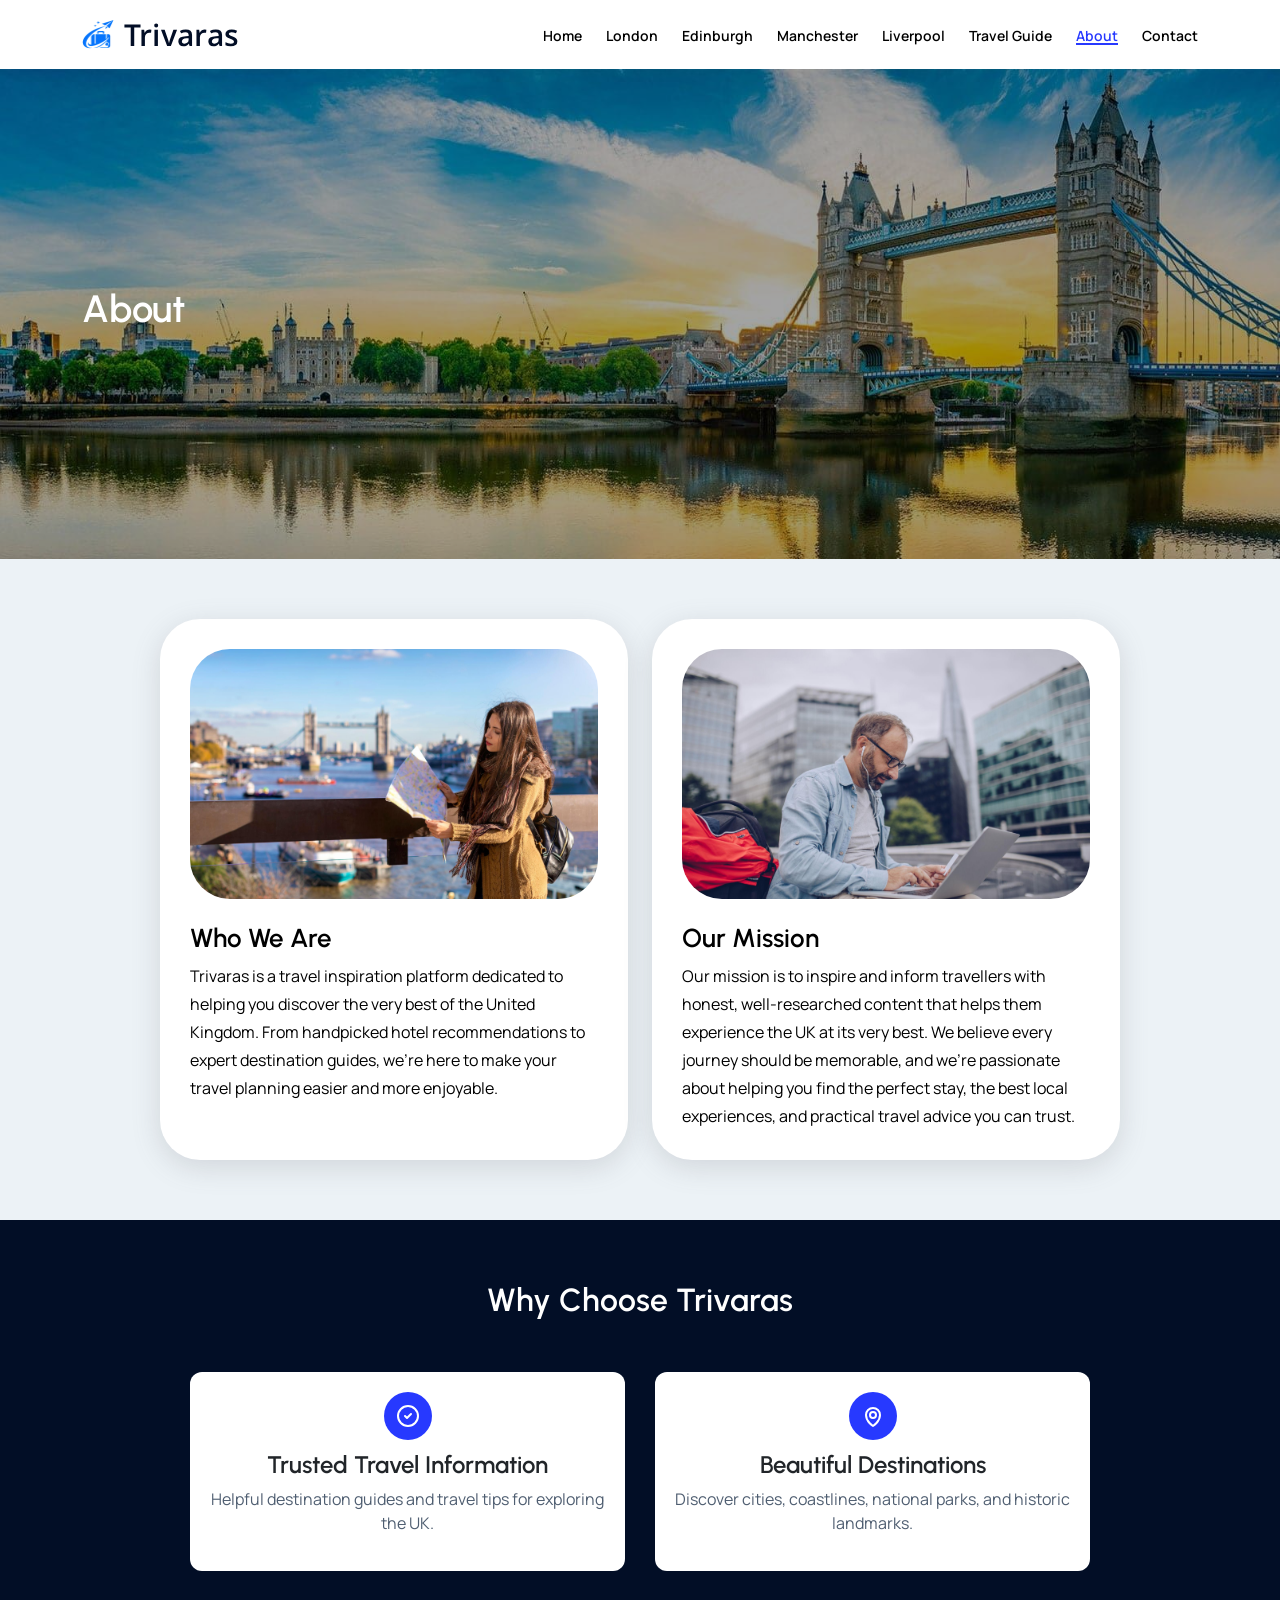
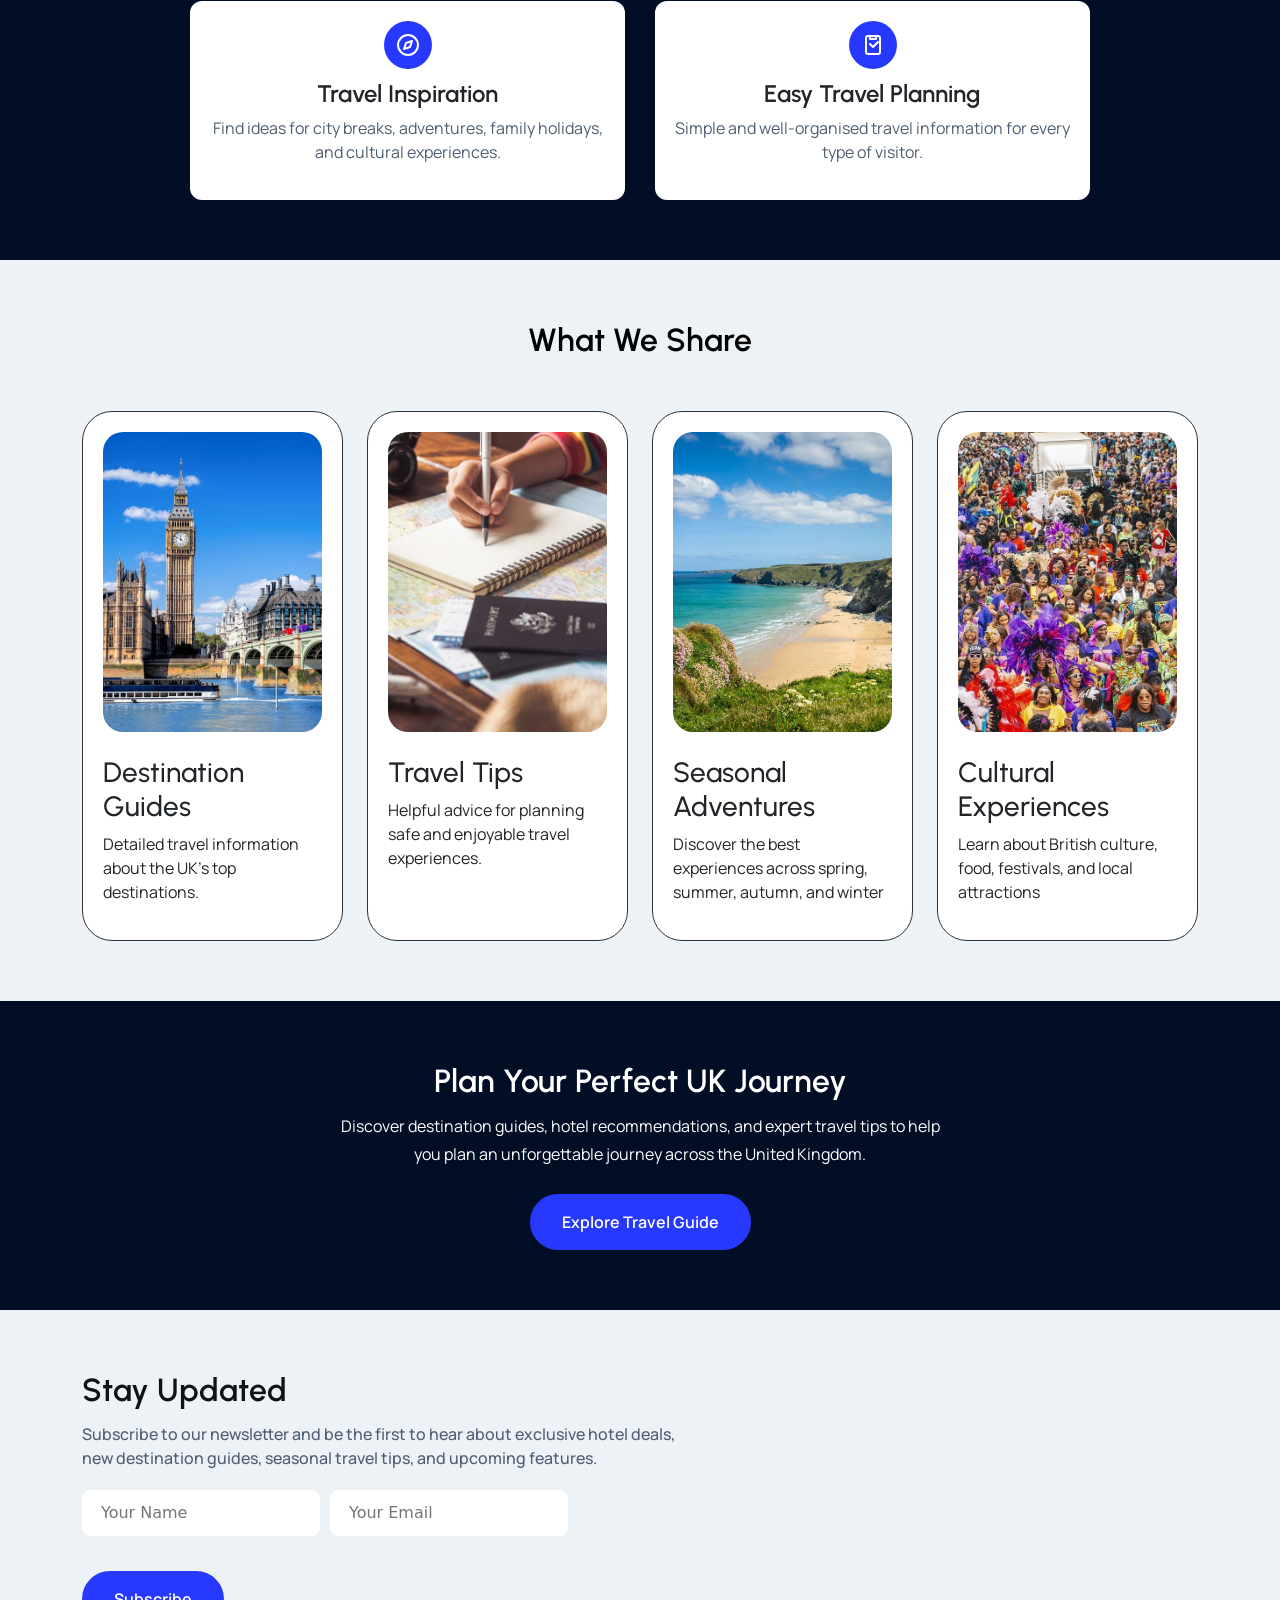
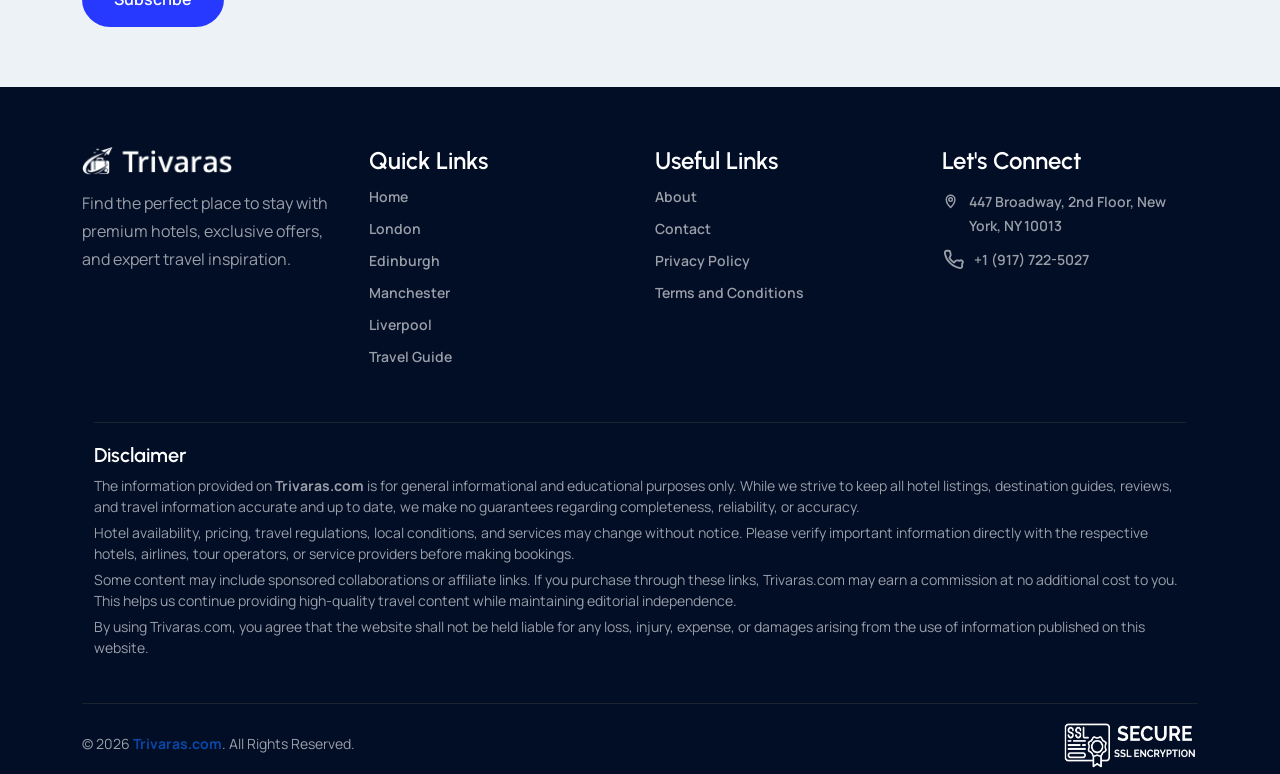
<file: about.html>
<!DOCTYPE html>
<html lang="en">

<head>
    <meta charset="UTF-8">
    <meta name="viewport" content="width=device-width, initial-scale=1.0">
    <meta name="robots" content="index, follow">
    <meta name="description"
        content="Learn about Trivaras, our mission, and our passion for sharing inspiring UK travel experiences and guides.">

    <link rel="canonical" href="https://trivaras.com/about.html">

    <meta property="og:type" content="website">
    <meta property="og:site_name" content="Trivaras">
    <meta property="og:title" content="About Trivaras">
    <meta property="og:description"
        content="Discover the story behind Trivaras and our commitment to quality travel content.">
    <meta property="og:url" content="https://trivaras.com/about.html">
    <meta property="og:image" content="https://trivaras.com/assets/images/about-og.jpg">

    <meta name="twitter:card" content="summary_large_image">
    <meta name="twitter:title" content="About Trivaras">
    <meta name="twitter:description"
        content="Discover the story behind Trivaras and our commitment to quality travel content.">
    <meta name="twitter:image" content="https://trivaras.com/assets/images/about-og.jpg">
    <title>About | Trivaras</title>
    <link rel="stylesheet" href="assets/css/bootstrap.min.css">
    <link rel="stylesheet" href="assets/css/slick.css">
    <link rel="stylesheet" href="assets/css/slick-theme.css">
    <link rel="stylesheet" href="assets/css/style.css">
    <link rel="stylesheet" href="assets/css/responsive.css">
    <link rel="shortcut icon" href="assets/images/favicon-32x32.png" type="image/x-icon">

</head>

<body>

    <!-- ========= Header Section Start ========= -->
    <header class="header">
        <div class="container">
            <div class="row">
                <div class="col-12">
                    <div class="header-content d-flex justify-content-between align-items-center">
                        <!-- logo -->
                        <div class="header-logo">
                            <a href="./">
                                <img src="assets/images/logo.png" alt="Trivaras logo">

                            </a>
                        </div>
                        <!-- logo -->
                        <!-- Navigation -->
                        <div class="menu-list" id="mySidenavs">
                            <span class="menu-close" onclick="closeNav()">
                                <svg xmlns="http://www.w3.org/2000/svg" width="24" height="24" viewBox="0 0 24 24"
                                    fill="none" stroke="currentColor" stroke-width="2.5" stroke-linecap="round"
                                    stroke-linejoin="round">
                                    <line x1="18" y1="6" x2="6" y2="18"></line>
                                    <line x1="6" y1="6" x2="18" y2="18"></line>
                                </svg>
                            </span>
                            <ul class="d-flex align-items-center gap-4">
                                <li>
                                    <a href="./">Home</a>
                                </li>
                                <li>
                                    <a href="london">London </a>
                                </li>
                                <li>
                                    <a href="edinburgh">Edinburgh</a>
                                </li>
                                <li>
                                    <a href="manchester">Manchester</a>
                                </li>
                                <li>
                                    <a href="liverpool">Liverpool</a>
                                </li>
                                <li>
                                    <a href="travel-guide">Travel Guide</a>
                                </li>
                                <li>
                                    <a href="about" class="active">About</a>
                                </li>
                                <li>
                                    <a href="contact">Contact</a>
                                </li>
                            </ul>
                        </div>
                        <!-- Navigation -->
                        <!-- Toogle Button -->
                        <div class="menu-icon">
                            <span onclick="openNav()">
                                <svg xmlns="http://www.w3.org/2000/svg" width="24" height="24" viewBox="0 0 24 24"
                                    fill="none" stroke="currentColor" stroke-width="2" stroke-linecap="round"
                                    stroke-linejoin="round">
                                    <line x1="3" y1="6" x2="21" y2="6"></line>
                                    <line x1="3" y1="12" x2="21" y2="12"></line>
                                    <line x1="3" y1="18" x2="21" y2="18"></line>
                                </svg>
                            </span>
                        </div>
                        <!-- Toogle Button -->
                    </div>
                </div>
            </div>
        </div>
    </header>
    <!--========= Header Section End  ========= -->

    <main>
        <!--========= Inner Banner  ========= -->
        <section class="inr-bnr" style="background: url(./assets/images/about-bnr.jpg);">
            <div class="container">
                <div class="inner-content">
                    <h1>About</h1>
                </div>
            </div>
        </section>
        <!--========= Inner Banner  ========= -->
        <!--========= about_cards_sec1  ========= -->
        <section class="about_card">
            <div class="container">
                <div class="about_cards-inr">
                    <div class="row">
                        <div class="col-md-6">
                            <div class="about_cards">
                                <div class="about_cards_image">
                                    <img src="assets/images/who-we-are.jpg" alt="who-we-are">
                                </div>
                                <div class="about_cards_content">
                                    <h2>Who We Are</h2>
                                    <p>Trivaras is a travel inspiration platform dedicated to helping you discover the
                                        very best of the United Kingdom.
                                        From handpicked hotel recommendations to expert destination guides, we're here
                                        to make your travel planning
                                        easier and more enjoyable.
                                    </p>
                                </div>
                            </div>
                        </div>
                        <div class="col-md-6">
                            <div class="about_cards">
                                <div class="about_cards_image">
                                    <img src="assets/images/mission.jpg" alt="mission">
                                </div>
                                <div class="about_cards_content">
                                    <h2>Our Mission</h2>
                                    <p>Our mission is to inspire and inform travellers with honest, well-researched
                                        content that helps them experience
                                        the UK at its very best. We believe every journey should be memorable, and we're
                                        passionate about helping
                                        you find the perfect stay, the best local experiences, and practical travel
                                        advice you can trust.
                                    </p>
                                </div>
                            </div>
                        </div>
                    </div>
                </div>
            </div>
        </section>
        <!--========= about_cards_sec1  ========= -->
        <!-- ========= Why Travel With Trivaras? ========= -->
        <section class="why-travel">
            <div class="container">
                <div class="travel-inner-wrapper">
                    <div class="travel-inr-heading">
                        <h2>Why Choose Trivaras</h2>
                    </div>
                    <div class="travel-list">
                        <div class="travel-list-inr">
                            <div class="travel-list-box">
                                <div class="icon-badge">
                                    <svg viewBox="0 0 24 24" fill="none" stroke="currentColor" stroke-width="2"
                                        stroke-linecap="round" stroke-linejoin="round">
                                        <path d="M9 12l2 2 4-4"></path>
                                        <circle cx="12" cy="12" r="10"></circle>

                                    </svg>
                                </div>

                                <h3> Trusted Travel Information</h3>
                                <p>Helpful destination guides and travel tips for exploring the UK.
                                </p>
                            </div>
                            <div class="travel-list-box">
                                <div class="icon-badge">
                                    <svg viewBox="0 0 24 24" fill="none" stroke="currentColor" stroke-width="2"
                                        stroke-linecap="round" stroke-linejoin="round">
                                        <path d="M12 22s7-4.35 7-11a7 7 0 1 0-14 0c0 6.65 7 11 7 11z"></path>
                                        <circle cx="12" cy="11" r="3"></circle>
                                    </svg>
                                </div>
                                <h3> Beautiful Destinations </h3>
                                <p>Discover cities, coastlines, national parks, and historic landmarks. </p>
                            </div>
                            <div class="travel-list-box">
                                <div class="icon-badge">
                                    <svg viewBox="0 0 24 24" fill="none" stroke="currentColor" stroke-width="2"
                                        stroke-linecap="round" stroke-linejoin="round">
                                        <circle cx="12" cy="12" r="10"></circle>
                                        <polygon points="16 8 14 14 8 16 10 10 16 8"></polygon>
                                    </svg>
                                </div>

                                <h3> Travel Inspiration</h3>
                                <p>Find ideas for city breaks, adventures, family holidays, and cultural experiences.
                                </p>
                            </div>
                            <div class="travel-list-box">
                                <div class="icon-badge">
                                    <svg viewBox="0 0 24 24" fill="none" stroke="currentColor" stroke-width="2"
                                        stroke-linecap="round" stroke-linejoin="round">
                                        <path d="M9 11l3 3 5-5"></path>
                                        <rect x="5" y="3" width="14" height="18" rx="2"></rect>
                                        <path d="M9 3h6v3H9z"></path>
                                    </svg>
                                </div>
                                <h3> Easy Travel Planning</h3>
                                <p>Simple and well-organised travel information for every type of visitor.

                                </p>
                            </div>
                        </div>
                    </div>
                </div>
            </div>
        </section>
        <!--=========  Why Travel With Trivaras?  ========= -->

        <!--=========  What We Share  ========= -->
        <section class="what-we-share">
            <div class="container">
                <div class="what-we-inr">
                    <h2>What We Share</h2>
                </div>
                <div class="row">
                    <div class="col-lg-3  col-md-6">
                        <div class="what-card">
                            <div class="what-card-img">
                                <img src="assets/images/destination.jpg" alt="destination">
                            </div>
                            <div class="what-card-content">
                                <h3>Destination Guides</h3>
                                <p>Detailed travel information about the UK's top destinations.
                                </p>
                            </div>
                        </div>
                    </div>
                    <div class="col-lg-3  col-md-6">
                        <div class="what-card">
                            <div class="what-card-img">
                                <img src="assets/images/travel-tips.jpg" alt="travel-tips">
                            </div>
                            <div class="what-card-content">
                                <h3> Travel Tips </h3>
                                <p>Helpful advice for planning safe and enjoyable travel experiences.
                                </p>
                            </div>
                        </div>
                    </div>
                    <div class="col-lg-3  col-md-6">
                        <div class="what-card">
                            <div class="what-card-img">
                                <img src="assets/images/seasonal.jpg" alt="seasonal">
                            </div>
                            <div class="what-card-content">
                                <h3>Seasonal Adventures</h3>
                                <p>Discover the best experiences across spring, summer, autumn, and winter
                                </p>
                            </div>
                        </div>
                    </div>
                    <div class="col-lg-3  col-md-6">
                        <div class="what-card">
                            <div class="what-card-img">
                                <img src="assets/images/cultural.jpg" alt="cultural">
                            </div>
                            <div class="what-card-content">
                                <h3>Cultural Experiences </h3>
                                <p> Learn about British culture, food, festivals, and local attractions
                                </p>
                            </div>
                        </div>
                    </div>
                </div>
            </div>
        </section>
        <!--=========  What We Share  ========= -->

        <section class="plan-journey">
            <div class="container">
                <div class="plan-content">
                    <h2>Plan Your Perfect UK Journey</h2>
                    <p>Discover destination guides, hotel recommendations, and expert travel tips to help you plan an
                        unforgettable journey across the United Kingdom.</p>
                    <a href="travel-guide">Explore Travel Guide</a>
                </div>
            </div>
        </section>
        <!-- ========= Plan Your Perfect UK Journey ========= -->

        <!-- ========= Stay Updated ========= -->
        <section class="stay-updated">
            <div class="container">
                <div class="stay-updated-inner">
                    <h2>Stay Updated</h2>
                    <p>Subscribe to our newsletter and be the first to hear about exclusive hotel
                        deals, new destination guides, seasonal travel tips, and upcoming features.</p>
                    <form id="newsletterForm" novalidate>
                        <div class="form-wrapper-box">
                            <div class="form-wrapper">
                                <input type="text" id="newsletterName" placeholder="Your Name">
                                <small class="error-message"></small>
                            </div>

                            <div class="form-wrapper">
                                <input type="email" id="newsletterEmail" placeholder="Your Email">
                                <small class="error-message"></small>
                            </div>
                        </div>

                        <button type="submit">Subscribe</button>
                    </form>
                </div>
            </div>
        </section>
        <!-- ========= Stay Updated ========= -->


    </main>

    <!-- ========= Footer Section Start ========= -->
    <footer class="footer">
        <div class="container">
            <div class="footer-inner">
                <div class="footer-logo">
                    <a href="./">
                        <img src="assets/images/footer-logo.png" alt="Trivaras logo">

                    </a>
                    <p>Find the perfect place to stay with premium hotels, exclusive offers, and expert travel
                        inspiration.</p>
                </div>
                <div class="footer-link">
                    <h2>Quick Links</h2>
                    <ul>
                        <li><a href="/">Home</a></li>
                        <li><a href="london">London</a></li>
                        <li><a href="edinburgh">Edinburgh</a></li>
                        <li><a href="manchester">Manchester</a></li>
                        <li><a href="liverpool">Liverpool</a></li>
                        <li><a href="travel-guide">Travel Guide</a></li>
                    </ul>
                </div>
                <div class="footer-link">
                    <h2>Useful Links</h2>
                    <ul>
                        <li><a href="about">About</a></li>
                        <li><a href="contact">Contact</a></li>
                        <li><a href="privacy-policy">Privacy Policy</a></li>
                        <li><a href="terms-and-conditions">Terms and Conditions</a></li>
                    </ul>
                </div>

                <div class="social-icon">
                    <h2>Let's Connect</h2>
                    <div class="contact-info-footer">
                        <a href="https://maps.app.goo.gl/BRR1HKdNDoLYFyVw9" target="_blank">
                            <svg xmlns="http://www.w3.org/2000/svg" width="22" height="22" fill="none"
                                viewBox="0 0 24 24" stroke="currentColor" stroke-width="2">
                                <path stroke-linecap="round" stroke-linejoin="round"
                                    d="M12 21s-6-5.33-6-11a6 6 0 1 1 12 0c0 5.67-6 11-6 11z" />
                                <circle cx="12" cy="10" r="2.5" />
                            </svg>
                            <span> 447 Broadway, 2nd Floor, New York, NY 10013</span>
                        </a>
                        <a href="tel:+1(917)722-5027">
                            <svg xmlns="http://www.w3.org/2000/svg" width="22" height="22" fill="none"
                                viewBox="0 0 24 24" stroke="currentColor" stroke-width="2">
                                <path stroke-linecap="round" stroke-linejoin="round"
                                    d="M22 16.92v3a2 2 0 0 1-2.18 2A19.86 19.86 0 0 1 3.09 5.18 2 2 0 0 1 5.08 3h2a2 2 0 0 1 2 1.72l.38 2.65a2 2 0 0 1-.57 1.74L8.09 10.91a16 16 0 0 0 5 5l1.8-1.8a2 2 0 0 1 1.74-.57l2.65.38A2 2 0 0 1 22 16.92z" />
                            </svg>
                            <span>+1 (917) 722-5027</span>
                        </a>
                    </div>
                  
                </div>
            </div>
            <div class="footer-bottom">
                <div class="container">

                    <div class="footer-disclaimer">
                        <h3>Disclaimer</h3>

                        <p>
                            The information provided on <strong><a href="./">Trivaras.com</a></strong> is for general
                            informational and
                            educational purposes only. While we strive to keep all hotel listings, destination guides,
                            reviews, and travel information accurate and up to date, we make no guarantees regarding
                            completeness, reliability, or accuracy.
                        </p>

                        <p>
                            Hotel availability, pricing, travel regulations, local conditions, and services may change
                            without notice. Please verify important information directly with the respective hotels,
                            airlines, tour operators, or service providers before making bookings.
                        </p>

                        <p>
                            Some content may include sponsored collaborations or affiliate links. If you purchase
                            through
                            these links, <a href="./">Trivaras.com</a> may earn a commission at no additional cost to
                            you. This helps us
                            continue providing high-quality travel content while maintaining editorial independence.
                        </p>

                        <p>
                            By using <a href="./">Trivaras.com</a>, you agree that the website shall not be held liable
                            for any loss,
                            injury, expense, or damages arising from the use of information published on this website.
                        </p>
                    </div>

                </div>
            </div>
            <div class="copyright">
                <div class="copyright-text">
                    <p> © 2026 <strong><a href="./">Trivaras.com</a></strong>. All Rights Reserved.</p>
                </div>
                <div class="ssl">
                    <a href="./">
                        <img src="assets/images/ssl.png" alt="ssl">
                    </a>
                </div>
            </div>
        </div>
    </footer>
    <!--========= Footer Section End  ========= -->

    <!--  -->
    <script src="assets/js/bootstrap.bundle.min.js"></script>
    <script src="assets/js/jquery.min.js"></script>
    <script src="assets/js/slick.js"></script>
    <script src="assets/js/index.js"></script>
</body>

</html>
</file>
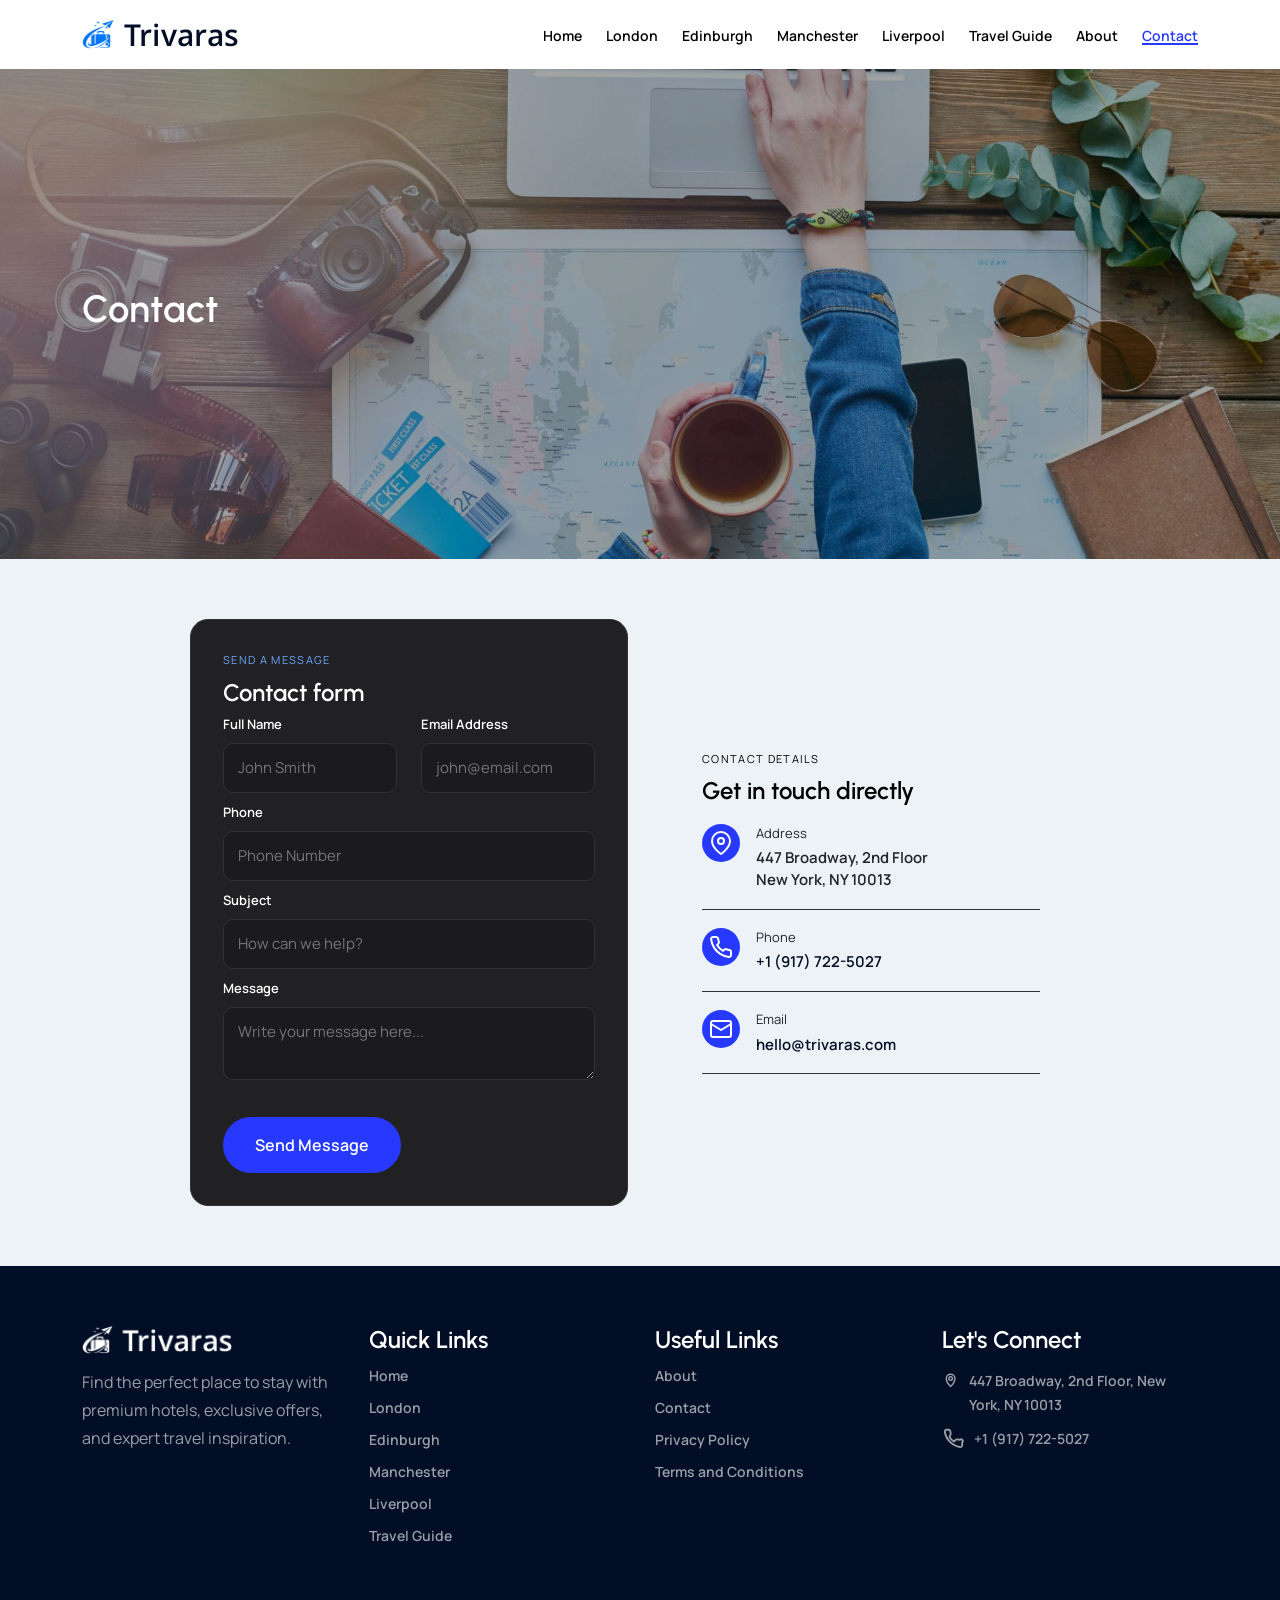
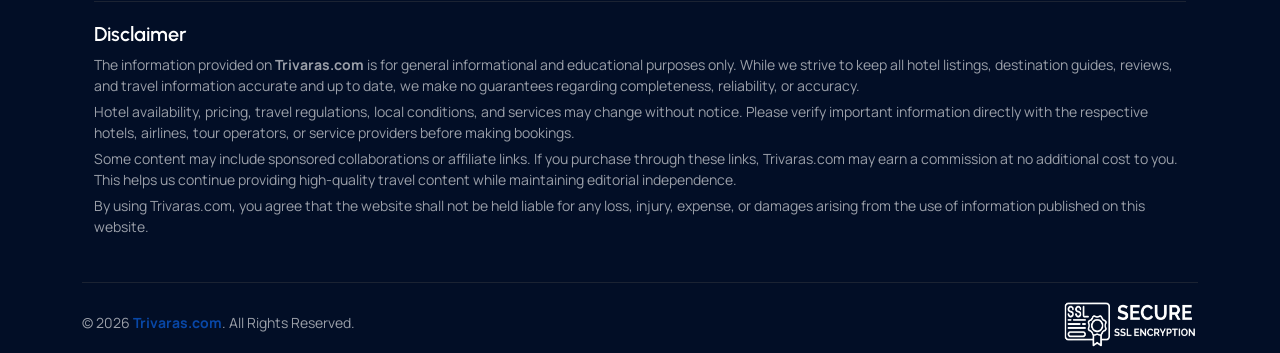
<file: contact.html>
<!DOCTYPE html>
<html lang="en">

<head>
    <meta charset="UTF-8">
    <meta name="viewport" content="width=device-width, initial-scale=1.0">
    <meta name="robots" content="index, follow">
    <meta name="description"
        content="Get in touch with Trivaras for travel inquiries, feedback, collaborations, or general questions.">

    <link rel="canonical" href="https://trivaras.com/contact.html">

    <meta property="og:type" content="website">
    <meta property="og:site_name" content="Trivaras">
    <meta property="og:title" content="Contact Trivaras">
    <meta property="og:description"
        content="Contact the Trivaras team for support, partnerships, or travel-related inquiries.">
    <meta property="og:url" content="https://trivaras.com/contact.html">
    <meta property="og:image" content="https://trivaras.com/assets/images/contact-og.jpg">

    <meta name="twitter:card" content="summary_large_image">
    <meta name="twitter:title" content="Contact Trivaras">
    <meta name="twitter:description"
        content="Contact the Trivaras team for support, partnerships, or travel-related inquiries.">
    <meta name="twitter:image" content="https://trivaras.com/assets/images/contact-og.jpg">
    <title>Contact | Trivaras</title>
    <link rel="stylesheet" href="assets/css/bootstrap.min.css">
    <link rel="stylesheet" href="assets/css/slick.css">
    <link rel="stylesheet" href="assets/css/slick-theme.css">
    <link rel="stylesheet" href="assets/css/style.css">
    <link rel="stylesheet" href="assets/css/responsive.css">
    <link rel="shortcut icon" href="assets/images/favicon-32x32.png" type="image/x-icon">

</head>

<body>

    <!-- ========= Header Section Start ========= -->
    <header class="header">
        <div class="container">
            <div class="row">
                <div class="col-12">
                    <div class="header-content d-flex justify-content-between align-items-center">
                        <!-- logo -->
                        <div class="header-logo">
                            <a href="./">
                                <img src="assets/images/logo.png" alt="Trivaras logo">

                            </a>
                        </div>
                        <!-- logo -->
                        <!-- Navigation -->
                        <div class="menu-list" id="mySidenavs">
                            <span class="menu-close" onclick="closeNav()">
                                <svg xmlns="http://www.w3.org/2000/svg" width="24" height="24" viewBox="0 0 24 24"
                                    fill="none" stroke="currentColor" stroke-width="2.5" stroke-linecap="round"
                                    stroke-linejoin="round">
                                    <line x1="18" y1="6" x2="6" y2="18"></line>
                                    <line x1="6" y1="6" x2="18" y2="18"></line>
                                </svg>
                            </span>
                            <ul class="d-flex align-items-center gap-4">
                                <li>
                                    <a href="./">Home</a>
                                </li>
                                <li>
                                    <a href="london">London </a>
                                </li>
                                <li>
                                    <a href="edinburgh">Edinburgh</a>
                                </li>
                                <li>
                                    <a href="manchester">Manchester</a>
                                </li>
                                <li>
                                    <a href="liverpool">Liverpool</a>
                                </li>
                                <li>
                                    <a href="travel-guide">Travel Guide</a>
                                </li>
                                <li>
                                    <a href="about">About</a>
                                </li>
                                <li>
                                    <a href="contact" class="active">Contact</a>
                                </li>
                            </ul>
                        </div>
                        <!-- Navigation -->
                        <!-- Toogle Button -->
                        <div class="menu-icon">
                            <span onclick="openNav()">
                                <svg xmlns="http://www.w3.org/2000/svg" width="24" height="24" viewBox="0 0 24 24"
                                    fill="none" stroke="currentColor" stroke-width="2" stroke-linecap="round"
                                    stroke-linejoin="round">
                                    <line x1="3" y1="6" x2="21" y2="6"></line>
                                    <line x1="3" y1="12" x2="21" y2="12"></line>
                                    <line x1="3" y1="18" x2="21" y2="18"></line>
                                </svg>
                            </span>
                        </div>
                        <!-- Toogle Button -->
                    </div>
                </div>
            </div>
        </div>
    </header>
    <!--========= Header Section End  ========= -->

    <main>
        <!--========= Inner Banner  ========= -->
        <section class="inr-bnr" style="background: url(./assets/images/contact-bnr.jpg);">
            <div class="container">
                <div class="inner-content">
                    <h1>Contact</h1>
                </div>
            </div>
        </section>
        <!--========= Inner Banner  ========= -->

        <!--========= Contact form  ========= -->
        <section class="contact-form">
            <div class="container">
                <div class="contact-form-inner">
                    <div class="row align-items-center">
                        <div class="col-md-6">
                            <div class="contact-form-box">
                                <p class="contact-label">Send a message</p>
                                <h2 class="contact-title">Contact form</h2>
                                <form id="contactForm" novalidate>

                                    <div id="contactSuccessMessage" class="success-message"></div>

                                    <div class="row">
                                        <div class="col-md-6">
                                            <div class="field">
                                                <label>Full Name</label>
                                                <input type="text" id="fullName" placeholder="John Smith">
                                                <small class="error-message"></small>
                                            </div>
                                        </div>

                                        <div class="col-md-6">
                                            <div class="field">
                                                <label>Email Address</label>
                                                <input type="email" id="contactEmail" placeholder="john@email.com">
                                                <small class="error-message"></small>
                                            </div>
                                        </div>
                                    </div>

                                    <div class="field">
                                        <label>Phone</label>
                                        <input type="tel" id="contactPhone" placeholder="Phone Number">
                                        <small class="error-message"></small>
                                    </div>

                                    <div class="field">
                                        <label>Subject</label>
                                        <input type="text" id="contactSubject" placeholder="How can we help?">
                                        <small class="error-message"></small>
                                    </div>

                                    <div class="field">
                                        <label>Message</label>
                                        <textarea id="contactMessage"
                                            placeholder="Write your message here..."></textarea>
                                        <small class="error-message"></small>
                                    </div>

                                    <button type="submit" class="send-btn">
                                        Send Message
                                    </button>

                                </form>
                            </div>
                        </div>
                        <div class="col-md-6">
                            <div class="contact-form-card">
                                <p class="card-label">Contact details</p>
                                <h2 class="card-title">Get in touch directly</h2>

                                <div class="detail-row">
                                    <div class="icon-badge">
                                        <svg viewBox="0 0 24 24" fill="none" stroke-width="2" stroke-linecap="round"
                                            stroke-linejoin="round">
                                            <path d="M21 10c0 7-9 13-9 13s-9-6-9-13a9 9 0 0 1 18 0Z"></path>
                                            <circle cx="12" cy="10" r="3"></circle>
                                        </svg>
                                    </div>
                                    <div class="detail-text">
                                        <div class="dlabel">Address</div>
                                        <div class="dvalue">447 Broadway, 2nd Floor<br>New York, NY 10013</div>
                                    </div>
                                </div>

                                <div class="detail-row">
                                    <div class="icon-badge">
                                        <svg viewBox="0 0 24 24" fill="none" stroke-width="2" stroke-linecap="round"
                                            stroke-linejoin="round">
                                            <path
                                                d="M22 16.92v3a2 2 0 0 1-2.18 2 19.79 19.79 0 0 1-8.63-3.07 19.5 19.5 0 0 1-6-6 19.79 19.79 0 0 1-3.07-8.67A2 2 0 0 1 4.11 2h3a2 2 0 0 1 2 1.72c.127.96.361 1.903.7 2.81a2 2 0 0 1-.45 2.11L8.09 9.91a16 16 0 0 0 6 6l1.27-1.27a2 2 0 0 1 2.11-.45c.907.339 1.85.573 2.81.7A2 2 0 0 1 22 16.92Z">
                                            </path>
                                        </svg>
                                    </div>
                                    <div class="detail-text">
                                        <div class="dlabel">Phone</div>
                                        <div class="dvalue"><a href="tel:+19177225027">+1 (917) 722-5027</a></div>
                                    </div>
                                </div>

                                <div class="detail-row">
                                    <div class="icon-badge">
                                        <svg viewBox="0 0 24 24" fill="none" stroke-width="2" stroke-linecap="round"
                                            stroke-linejoin="round">
                                            <rect x="2" y="4" width="20" height="16" rx="2"></rect>
                                            <path d="m22 7-10 6L2 7"></path>
                                        </svg>
                                    </div>
                                    <div class="detail-text">
                                        <div class="dlabel">Email</div>
                                        <div class="dvalue"><a href="mailto:hello@trivaras.com">hello@trivaras.com</a>
                                        </div>
                                    </div>
                                </div>


                            </div>
                        </div>
                    </div>
                </div>
            </div>
        </section>
        <!--========= Contact form  ========= -->


    </main>

    <!-- ========= Footer Section Start ========= -->
    <footer class="footer">
        <div class="container">
            <div class="footer-inner">
                <div class="footer-logo">
                    <a href="./">
                        <img src="assets/images/footer-logo.png" alt="Trivaras logo">

                    </a>
                    <p>Find the perfect place to stay with premium hotels, exclusive offers, and expert travel
                        inspiration.</p>
                </div>
                <div class="footer-link">
                    <h2>Quick Links</h2>
                    <ul>
                        <li><a href="/">Home</a></li>
                        <li><a href="london">London</a></li>
                        <li><a href="edinburgh">Edinburgh</a></li>
                        <li><a href="manchester">Manchester</a></li>
                        <li><a href="liverpool">Liverpool</a></li>
                        <li><a href="travel-guide">Travel Guide</a></li>
                    </ul>
                </div>
                <div class="footer-link">
                    <h2>Useful Links</h2>
                    <ul>
                        <li><a href="about">About</a></li>
                        <li><a href="contact">Contact</a></li>
                        <li><a href="privacy-policy">Privacy Policy</a></li>
                        <li><a href="terms-and-conditions">Terms and Conditions</a></li>
                    </ul>
                </div>

                <div class="social-icon">
                    <h2>Let's Connect</h2>
                    <div class="contact-info-footer">
                        <a href="https://maps.app.goo.gl/BRR1HKdNDoLYFyVw9" target="_blank">
                            <svg xmlns="http://www.w3.org/2000/svg" width="22" height="22" fill="none"
                                viewBox="0 0 24 24" stroke="currentColor" stroke-width="2">
                                <path stroke-linecap="round" stroke-linejoin="round"
                                    d="M12 21s-6-5.33-6-11a6 6 0 1 1 12 0c0 5.67-6 11-6 11z" />
                                <circle cx="12" cy="10" r="2.5" />
                            </svg>
                            <span> 447 Broadway, 2nd Floor, New York, NY 10013</span>
                        </a>
                        <a href="tel:+1(917)722-5027">
                            <svg xmlns="http://www.w3.org/2000/svg" width="22" height="22" fill="none"
                                viewBox="0 0 24 24" stroke="currentColor" stroke-width="2">
                                <path stroke-linecap="round" stroke-linejoin="round"
                                    d="M22 16.92v3a2 2 0 0 1-2.18 2A19.86 19.86 0 0 1 3.09 5.18 2 2 0 0 1 5.08 3h2a2 2 0 0 1 2 1.72l.38 2.65a2 2 0 0 1-.57 1.74L8.09 10.91a16 16 0 0 0 5 5l1.8-1.8a2 2 0 0 1 1.74-.57l2.65.38A2 2 0 0 1 22 16.92z" />
                            </svg>
                            <span>+1 (917) 722-5027</span>
                        </a>
                    </div>
                    
                </div>
            </div>
            <div class="footer-bottom">
                <div class="container">

                    <div class="footer-disclaimer">
                        <h3>Disclaimer</h3>

                        <p>
                            The information provided on <strong><a href="./">Trivaras.com</a></strong> is for general
                            informational and
                            educational purposes only. While we strive to keep all hotel listings, destination guides,
                            reviews, and travel information accurate and up to date, we make no guarantees regarding
                            completeness, reliability, or accuracy.
                        </p>

                        <p>
                            Hotel availability, pricing, travel regulations, local conditions, and services may change
                            without notice. Please verify important information directly with the respective hotels,
                            airlines, tour operators, or service providers before making bookings.
                        </p>

                        <p>
                            Some content may include sponsored collaborations or affiliate links. If you purchase
                            through
                            these links, <a href="./">Trivaras.com</a> may earn a commission at no additional cost to
                            you. This helps us
                            continue providing high-quality travel content while maintaining editorial independence.
                        </p>

                        <p>
                            By using <a href="./">Trivaras.com</a>, you agree that the website shall not be held liable
                            for any loss,
                            injury, expense, or damages arising from the use of information published on this website.
                        </p>
                    </div>

                </div>
            </div>
            <div class="copyright">
                <div class="copyright-text">
                    <p> © 2026 <strong><a href="./">Trivaras.com</a></strong>. All Rights Reserved.</p>
                </div>
                <div class="ssl">
                    <a href="./">
                        <img src="assets/images/ssl.png" alt="ssl">
                    </a>
                </div>
            </div>
        </div>
    </footer>
    <!--========= Footer Section End  ========= -->

    <!--  -->
    <script src="assets/js/bootstrap.bundle.min.js"></script>
    <script src="assets/js/jquery.min.js"></script>
    <script src="assets/js/slick.js"></script>
    <script src="assets/js/index.js"></script>
    <script>
        document.addEventListener("DOMContentLoaded", function () {

            const form = document.getElementById("contactForm");
            const successMessage = document.getElementById("contactSuccessMessage");

            const fields = [
                {
                    input: document.getElementById("fullName"),
                    message: "Full Name is required."
                },
                {
                    input: document.getElementById("contactEmail"),
                    message: "Email Address is required."
                },
                {
                    input: document.getElementById("contactPhone"),
                    message: "Phone Number is required."
                },
                {
                    input: document.getElementById("contactSubject"),
                    message: "Subject is required."
                },
                {
                    input: document.getElementById("contactMessage"),
                    message: "Message is required."
                }
            ];

            // Remove error while typing
            fields.forEach(field => {

                field.input.addEventListener("input", function () {

                    this.classList.remove("input-error");
                    this.nextElementSibling.innerText = "";

                });

            });

            form.addEventListener("submit", function (e) {

                e.preventDefault();

                let isValid = true;

                successMessage.innerText = "";

                fields.forEach(field => {

                    field.input.classList.remove("input-error");
                    field.input.nextElementSibling.innerText = "";

                    if (field.input.value.trim() === "") {

                        field.input.classList.add("input-error");
                        field.input.nextElementSibling.innerText = field.message;

                        isValid = false;
                    }

                });

                // Email Validation
                const email = document.getElementById("contactEmail");

                if (email.value.trim() !== "") {

                    const emailPattern = /^[^\s@]+@[^\s@]+\.[^\s@]+$/;

                    if (!emailPattern.test(email.value.trim())) {

                        email.classList.add("input-error");
                        email.nextElementSibling.innerText = "Please enter a valid email.";

                        isValid = false;
                    }

                }

                // Phone Validation
                const phone = document.getElementById("contactPhone");

                if (phone.value.trim() !== "") {

                    const phonePattern = /^[0-9]{10,15}$/;

                    if (!phonePattern.test(phone.value.trim())) {

                        phone.classList.add("input-error");
                        phone.nextElementSibling.innerText = "Please enter a valid phone number.";

                        isValid = false;
                    }

                }

                if (isValid) {

                    successMessage.innerText = "Thank you! Your message has been sent successfully.";

                    form.reset();

                    setTimeout(function () {
                        successMessage.innerText = "";
                    }, 3000);

                }

            });

        }); 
    </script>
</body>

</html>
</file>
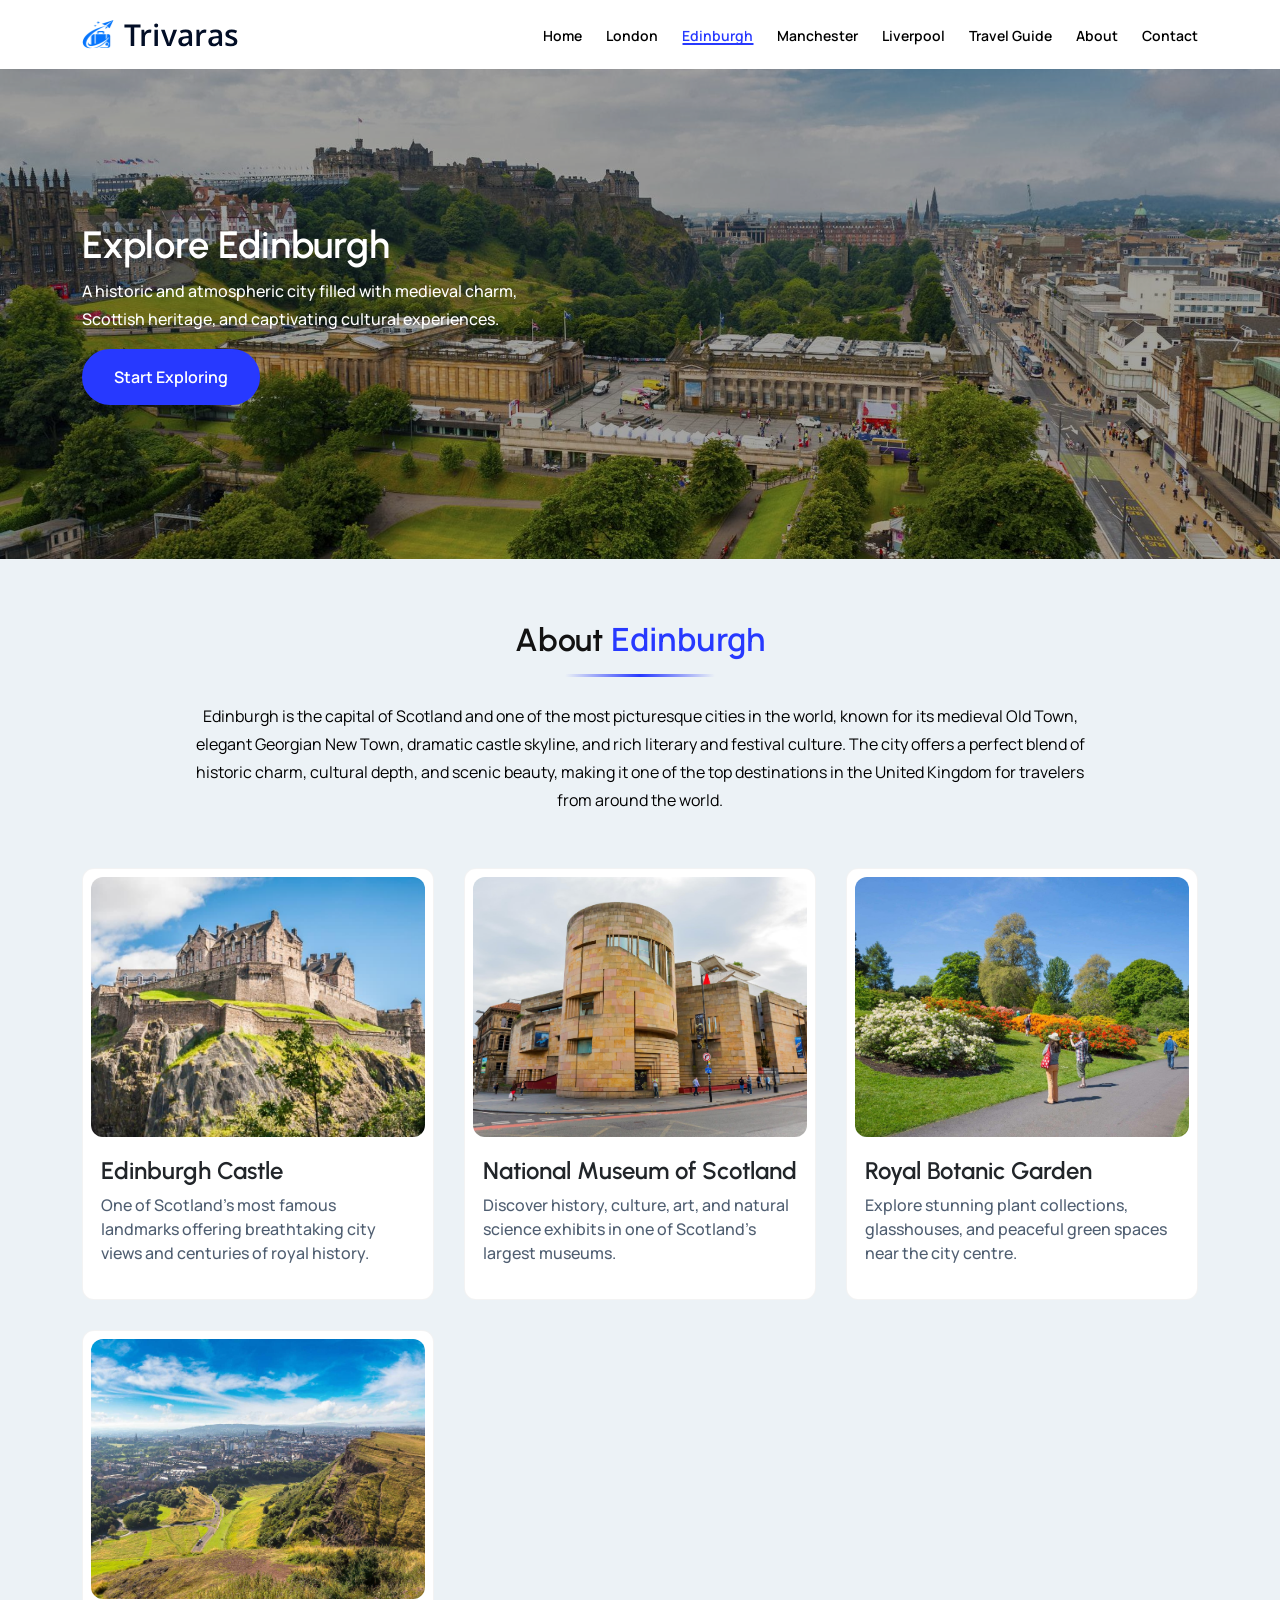
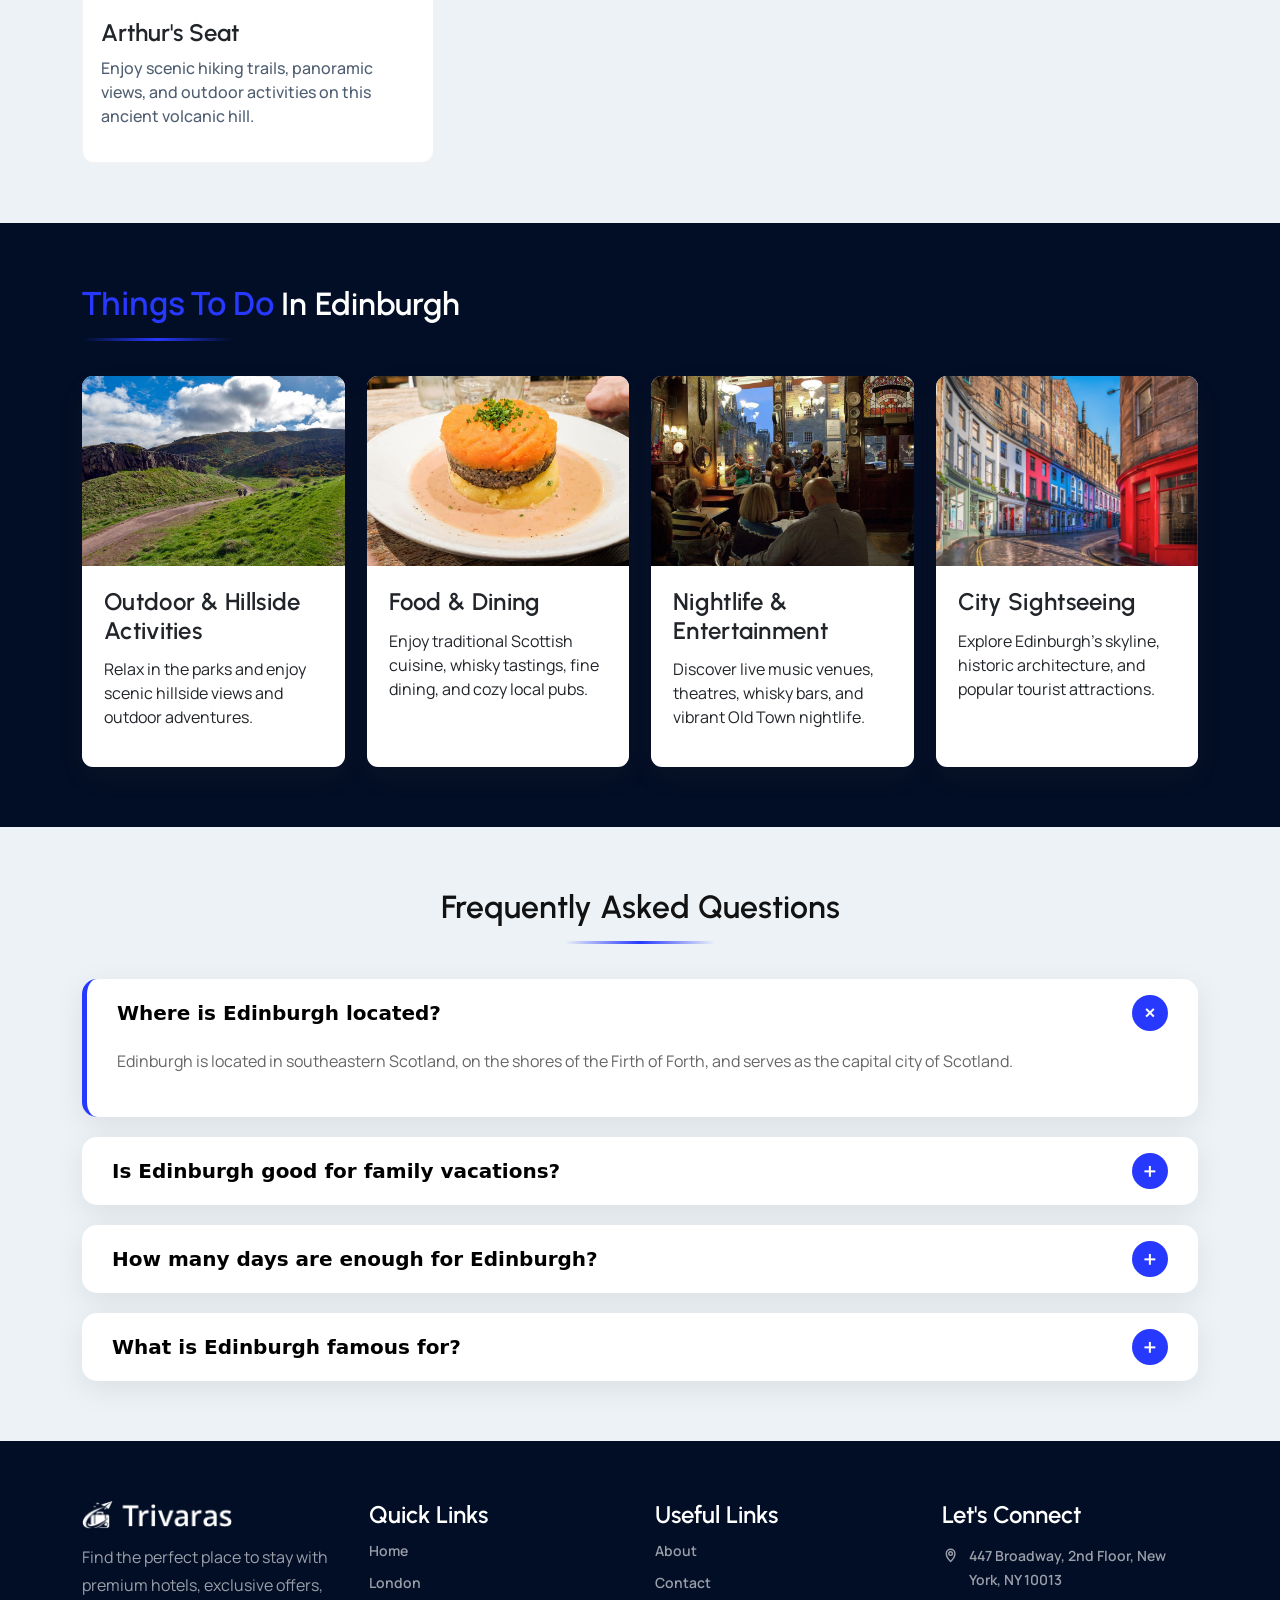
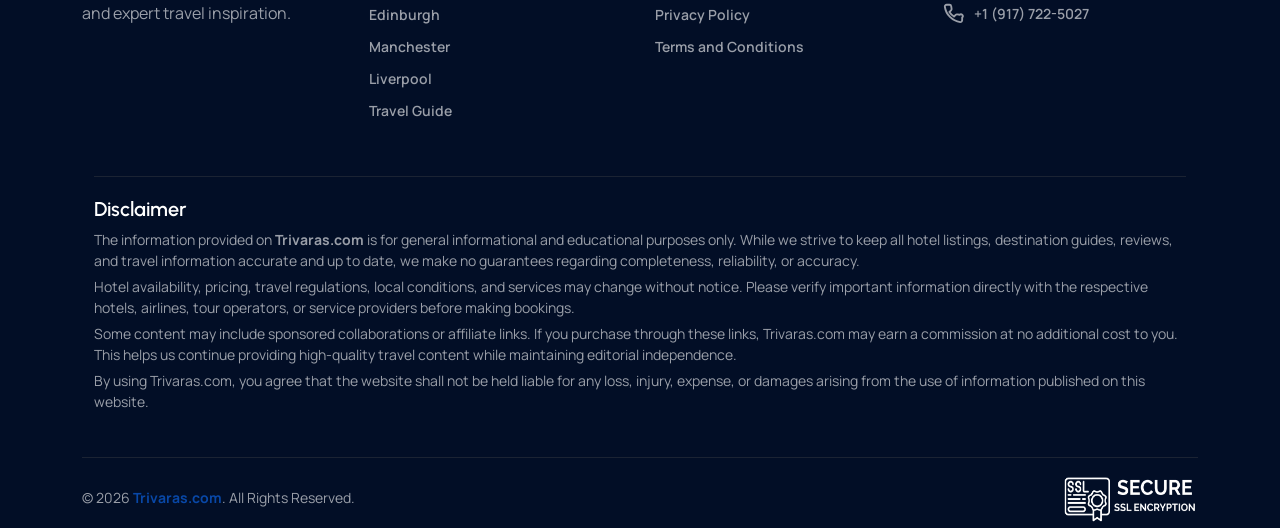
<file: edinburgh.html>
<!DOCTYPE html>
<html lang="en">

<head>
    <meta charset="UTF-8">
    <meta name="viewport" content="width=device-width, initial-scale=1.0">
    <meta name="robots" content="index, follow">
    <meta name="description"
        content="Explore Edinburgh Castle, the Royal Mile, historic sites, festivals, and travel tips with Trivaras.">

    <link rel="canonical" href="https://trivaras.com/edinburgh.html">

    <meta property="og:type" content="website">
    <meta property="og:site_name" content="Trivaras">
    <meta property="og:title" content="Edinburgh Travel Guide | Trivaras">
    <meta property="og:description" content="Discover the best attractions, history, and experiences in Edinburgh.">
    <meta property="og:url" content="https://trivaras.com/edinburgh.html">
    <meta property="og:image" content="https://trivaras.com/assets/images/edinburgh-og.jpg">

    <meta name="twitter:card" content="summary_large_image">
    <meta name="twitter:title" content="Edinburgh Travel Guide | Trivaras">
    <meta name="twitter:description" content="Discover the best attractions, history, and experiences in Edinburgh.">
    <meta name="twitter:image" content="https://trivaras.com/assets/images/edinburgh-og.jpg">
    <title>Edinburgh | Trivaras</title>
    <link rel="stylesheet" href="assets/css/bootstrap.min.css">
    <link rel="stylesheet" href="assets/css/slick.css">
    <link rel="stylesheet" href="assets/css/slick-theme.css">
    <link rel="stylesheet" href="assets/css/style.css">
    <link rel="stylesheet" href="assets/css/responsive.css">
    <link rel="shortcut icon" href="assets/images/favicon-32x32.png" type="image/x-icon">

</head>

<body>

    <!-- ========= Header Section Start ========= -->
    <header class="header">
        <div class="container">
            <div class="row">
                <div class="col-12">
                    <div class="header-content d-flex justify-content-between align-items-center">
                        <!-- logo -->
                        <div class="header-logo">
                            <a href="./">
                                <img src="assets/images/logo.png" alt="Trivaras logo">

                            </a>
                        </div>
                        <!-- logo -->
                        <!-- Navigation -->
                        <div class="menu-list" id="mySidenavs">
                            <span class="menu-close" onclick="closeNav()">
                                <svg xmlns="http://www.w3.org/2000/svg" width="24" height="24" viewBox="0 0 24 24"
                                    fill="none" stroke="currentColor" stroke-width="2.5" stroke-linecap="round"
                                    stroke-linejoin="round">
                                    <line x1="18" y1="6" x2="6" y2="18"></line>
                                    <line x1="6" y1="6" x2="18" y2="18"></line>
                                </svg>
                            </span>
                            <ul class="d-flex align-items-center gap-4">
                                <li>
                                    <a href="./">Home</a>
                                </li>
                                <li>
                                    <a href="london">London </a>
                                </li>
                                <li>
                                    <a href="edinburgh" class="active">Edinburgh</a>
                                </li>
                                <li>
                                    <a href="manchester">Manchester</a>
                                </li>
                                <li>
                                    <a href="liverpool">Liverpool</a>
                                </li>
                                <li>
                                    <a href="travel-guide">Travel Guide</a>
                                </li>
                                <li>
                                    <a href="about">About</a>
                                </li>
                                <li>
                                    <a href="contact">Contact</a>
                                </li>
                            </ul>
                        </div>
                        <!-- Navigation -->
                        <!-- Toogle Button -->
                        <div class="menu-icon">
                            <span onclick="openNav()">
                                <svg xmlns="http://www.w3.org/2000/svg" width="24" height="24" viewBox="0 0 24 24"
                                    fill="none" stroke="currentColor" stroke-width="2" stroke-linecap="round"
                                    stroke-linejoin="round">
                                    <line x1="3" y1="6" x2="21" y2="6"></line>
                                    <line x1="3" y1="12" x2="21" y2="12"></line>
                                    <line x1="3" y1="18" x2="21" y2="18"></line>
                                </svg>
                            </span>
                        </div>
                        <!-- Toogle Button -->
                    </div>
                </div>
            </div>
        </div>
    </header>
    <!--========= Header Section End  ========= -->

    <main>
        <!--========= Inner Banner  ========= -->
        <section class="inr-bnr" style="background: url(./assets/images/edinburgh-bnr.jpg);">
            <div class="container">
                <div class="inner-content">
                    <h1>Explore Edinburgh</h1>
                    <p>A historic and atmospheric city filled with medieval charm, Scottish heritage, and
                        captivating cultural experiences.
                    </p>
                    <a href="#edinburgh">Start Exploring</a>
                </div>
            </div>
        </section>
        <!--========= Inner Banner  ========= -->

        <!--========= About  ========= -->
        <section class="transform-about" id="edinburgh">
            <div class="container">
                <div class="transform-top">
                    <h2 class="underline-b">About <span>Edinburgh</span></h2>
                    <p>Edinburgh is the capital of Scotland and one of the most picturesque cities in the world, known
                        for its
                        medieval Old Town, elegant Georgian New Town, dramatic castle skyline, and rich literary and
                        festival
                        culture. The city offers a perfect blend of historic charm, cultural depth, and scenic beauty,
                        making it one
                        of the top destinations in the United Kingdom for travelers from around the world.
                    </p>
                </div>
                <div class="transform-wrapper">
                    <div class="transform-grid">
                        <div class="transform-list">
                            <div class="about-card">
                                <div class="about-card-img">
                                    <img src="assets/images/Edinburgh-cars.jpg" alt="Edinburgh">
                                </div>
                                <div class="about-card-content">
                                    <h3>Edinburgh Castle</h3>
                                    <p>One of Scotland's most famous landmarks offering breathtaking city views and
                                        centuries of royal history.
                                    </p>
                                </div>
                            </div>
                        </div>
                        <div class="transform-list">
                            <div class="about-card">
                                <div class="about-card-img">
                                    <img src="assets/images/national-museum.jpg" alt="national-museum">
                                </div>
                                <div class="about-card-content">
                                    <h3>National Museum of Scotland</h3>
                                    <p>Discover history, culture, art, and natural science exhibits in one of Scotland's
                                        largest museums.
                                    </p>
                                </div>
                            </div>
                        </div>
                        <div class="transform-list">
                            <div class="about-card">
                                <div class="about-card-img">
                                    <img src="assets/images/Botanic-g.jpg" alt="Botanic">
                                </div>
                                <div class="about-card-content">
                                    <h3>Royal Botanic Garden</h3>
                                    <p>Explore stunning plant collections, glasshouses, and peaceful green spaces near
                                        the city centre.

                                    </p>
                                </div>
                            </div>
                        </div>
                        <div class="transform-list">
                            <div class="about-card">
                                <div class="about-card-img">
                                    <img src="assets/images/seat.jpg" alt="seat">
                                </div>
                                <div class="about-card-content">
                                    <h3>Arthur's Seat</h3>
                                    <p>Enjoy scenic hiking trails, panoramic views, and outdoor activities on this
                                        ancient volcanic hill.

                                    </p>
                                </div>
                            </div>
                        </div>
                    </div>
                </div>
            </div>
        </section>
        <!--========= About  ========= -->

        <!--========= Things to Do in London  ========= -->
        <section class="london-in-do">
            <div class="container">
                <div class="london-in">
                    <h2 class="underline-b-l underline-b"><span>Things to Do
                        </span> in Edinburgh</h2>
                </div>
                <div class="london-grid">
                    <div class="london-grid-card">
                        <div class="london-grid-card-img">
                            <img src="assets/images/outdoor.jpg" alt="outdoor">
                        </div>
                        <div class="london-grid-card-content">
                            <h3>Outdoor & Hillside Activities</h3>
                            <p>Relax in the parks and enjoy scenic hillside views and outdoor adventures.
                            </p>
                        </div>
                    </div>
                    <div class="london-grid-card">
                        <div class="london-grid-card-img">
                            <img src="assets/images/food-card.jpg" alt="food">
                        </div>
                        <div class="london-grid-card-content">
                            <h3>Food & Dining</h3>
                            <p>Enjoy traditional Scottish cuisine, whisky tastings, fine dining, and cozy local pubs.
                            </p>
                        </div>
                    </div>
                    <div class="london-grid-card">
                        <div class="london-grid-card-img">
                            <img src="assets/images/night-card.jpg" alt="night-card">
                        </div>
                        <div class="london-grid-card-content">
                            <h3>Nightlife & Entertainment </h3>
                            <p>Discover live music venues, theatres, whisky bars, and vibrant Old Town nightlife.

                            </p>
                        </div>
                    </div>
                    <div class="london-grid-card">
                        <div class="london-grid-card-img">
                            <img src="assets/images/sightseeing-card.jpg" alt="sightseeingcard">
                        </div>
                        <div class="london-grid-card-content">
                            <h3>City Sightseeing </h3>
                            <p>Explore Edinburgh's skyline, historic architecture, and popular tourist attractions.
                            </p>
                        </div>
                    </div>

                </div>
            </div>
        </section>
        <!--========= Things to Do in London  ========= -->
        <section class="faq-section">
            <div class="container">
                <div class="section-title">
                    <h2 class="underline-b">Frequently Asked Questions</h2>

                </div>

                <div class="faq">

                    <div class="faq-item active">
                        <button class="faq-question">
                            Where is Edinburgh located?
                            <span class="icon">+</span>
                        </button>
                        <div class="faq-answer">
                            <p>Edinburgh is located in southeastern Scotland, on the shores of the Firth of Forth, and
                                serves as the
                                capital city of Scotland.
                            </p>
                        </div>
                    </div>

                    <div class="faq-item">
                        <button class="faq-question">
                            Is Edinburgh good for family vacations?

                            <span class="icon">+</span>
                        </button>
                        <div class="faq-answer">
                            <p>Yes, Edinburgh offers family-friendly museums, parks, castle tours, and outdoor
                                activities suitable for all
                                ages</p>
                        </div>
                    </div>

                    <div class="faq-item">
                        <button class="faq-question">
                            How many days are enough for Edinburgh?

                            <span class="icon">+</span>
                        </button>
                        <div class="faq-answer">
                            <p>A typical visit to Edinburgh ranges from 2 to 4 days to comfortably explore the Old Town,
                                New Town, and
                                key attractions.
                            </p>
                        </div>
                    </div>

                    <div class="faq-item">
                        <button class="faq-question">
                            What is Edinburgh famous for?

                            <span class="icon">+</span>
                        </button>
                        <div class="faq-answer">
                            <p>Edinburgh is famous for Edinburgh Castle, the Royal Mile, the Edinburgh Festival Fringe,
                                and its stunning
                                medieval and Georgian architecture.</p>
                        </div>
                    </div>

                </div>
            </div>
        </section>


    </main>

    <!-- ========= Footer Section Start ========= -->
    <footer class="footer">
        <div class="container">
            <div class="footer-inner">
                <div class="footer-logo">
                    <a href="./">
                        <img src="assets/images/footer-logo.png" alt="Trivaras logo">

                    </a>
                    <p>Find the perfect place to stay with premium hotels, exclusive offers, and expert travel
                        inspiration.</p>
                </div>
                <div class="footer-link">
                    <h2>Quick Links</h2>
                    <ul>
                        <li><a href="/">Home</a></li>
                        <li><a href="london">London</a></li>
                        <li><a href="edinburgh">Edinburgh</a></li>
                        <li><a href="manchester">Manchester</a></li>
                        <li><a href="liverpool">Liverpool</a></li>
                        <li><a href="travel-guide">Travel Guide</a></li>
                    </ul>
                </div>
                <div class="footer-link">
                    <h2>Useful Links</h2>
                    <ul>
                        <li><a href="about">About</a></li>
                        <li><a href="contact">Contact</a></li>
                        <li><a href="privacy-policy">Privacy Policy</a></li>
                        <li><a href="terms-and-conditions">Terms and Conditions</a></li>
                    </ul>
                </div>

                <div class="social-icon">
                    <h2>Let's Connect</h2>
                    <div class="contact-info-footer">
                        <a href="https://maps.app.goo.gl/BRR1HKdNDoLYFyVw9" target="_blank">
                            <svg xmlns="http://www.w3.org/2000/svg" width="22" height="22" fill="none"
                                viewBox="0 0 24 24" stroke="currentColor" stroke-width="2">
                                <path stroke-linecap="round" stroke-linejoin="round"
                                    d="M12 21s-6-5.33-6-11a6 6 0 1 1 12 0c0 5.67-6 11-6 11z" />
                                <circle cx="12" cy="10" r="2.5" />
                            </svg>
                            <span> 447 Broadway, 2nd Floor, New York, NY 10013</span>
                        </a>
                        <a href="tel:+1(917)722-5027">
                            <svg xmlns="http://www.w3.org/2000/svg" width="22" height="22" fill="none"
                                viewBox="0 0 24 24" stroke="currentColor" stroke-width="2">
                                <path stroke-linecap="round" stroke-linejoin="round"
                                    d="M22 16.92v3a2 2 0 0 1-2.18 2A19.86 19.86 0 0 1 3.09 5.18 2 2 0 0 1 5.08 3h3a2 2 0 0 1 2 1.72l.38 2.65a2 2 0 0 1-.57 1.74L8.09 10.91a16 16 0 0 0 5 5l1.8-1.8a2 2 0 0 1 1.74-.57l2.65.38A2 2 0 0 1 22 16.92z" />
                            </svg>
                            <span>+1 (917) 722-5027</span>
                        </a>
                    </div>
                   
                </div>
            </div>
            <div class="footer-bottom">
                <div class="container">

                    <div class="footer-disclaimer">
                        <h3>Disclaimer</h3>
                        <p>
                            The information provided on <strong><a href="./">Trivaras.com</a></strong> is for general
                            informational and
                            educational purposes only. While we strive to keep all hotel listings, destination guides,
                            reviews, and travel information accurate and up to date, we make no guarantees regarding
                            completeness, reliability, or accuracy.
                        </p>

                        <p>
                            Hotel availability, pricing, travel regulations, local conditions, and services may change
                            without notice. Please verify important information directly with the respective hotels,
                            airlines, tour operators, or service providers before making bookings.
                        </p>

                        <p>
                            Some content may include sponsored collaborations or affiliate links. If you purchase
                            through
                            these links, <a href="./">Trivaras.com</a> may earn a commission at no additional cost to
                            you. This helps us
                            continue providing high-quality travel content while maintaining editorial independence.
                        </p>

                        <p>
                            By using <a href="./">Trivaras.com</a>, you agree that the website shall not be held liable
                            for any loss,
                            injury, expense, or damages arising from the use of information published on this website.
                        </p>
                    </div>

                </div>
            </div>
            <div class="copyright">
                <div class="copyright-text">
                    <p> © 2026 <strong><a href="./">Trivaras.com</a></strong>. All Rights Reserved.</p>
                </div>
                <div class="ssl">
                    <a href="./">
                        <img src="assets/images/ssl.png" alt="ssl">
                    </a>
                </div>
            </div>
        </div>
    </footer>
    <!--========= Footer Section End  ========= -->

    <!--  -->
    <script src="assets/js/bootstrap.bundle.min.js"></script>
    <script src="assets/js/jquery.min.js"></script>
    <script src="assets/js/slick.js"></script>
    <script src="assets/js/index.js"></script>
</body>

</html>
</file>
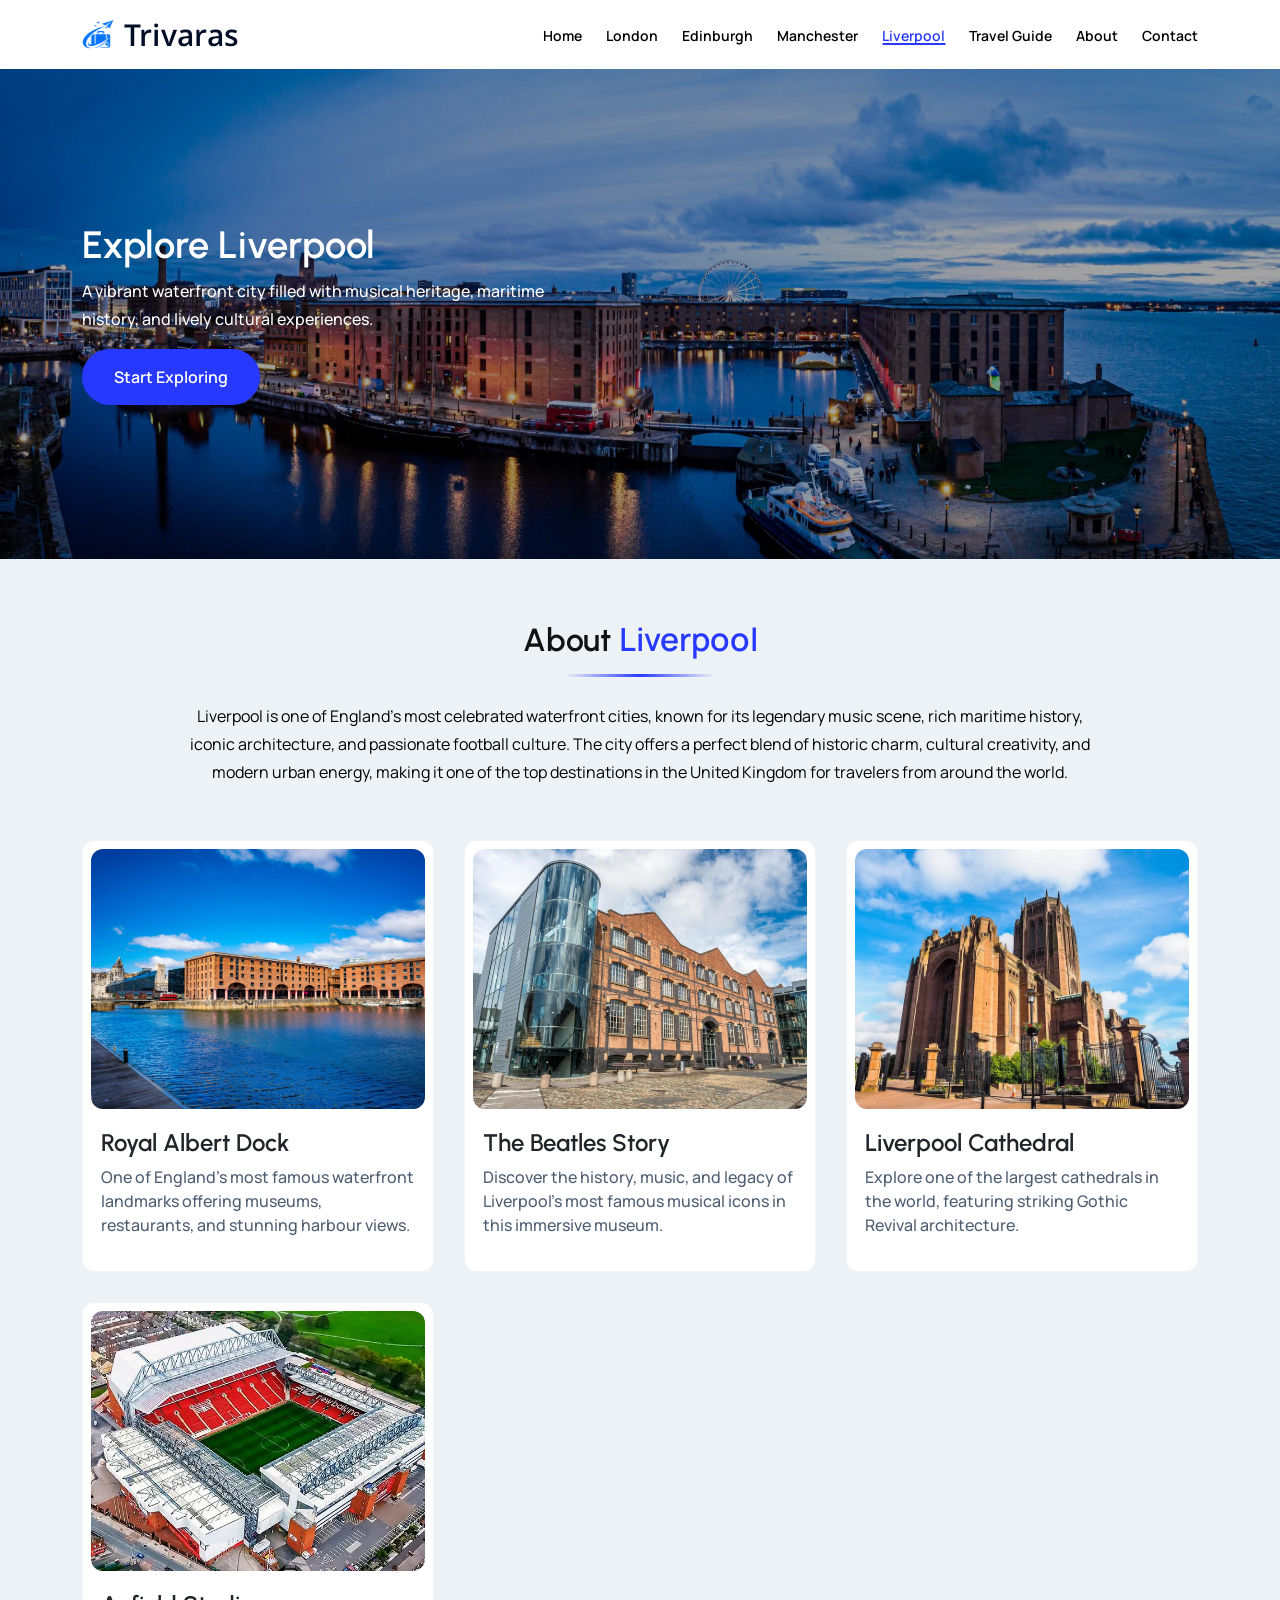
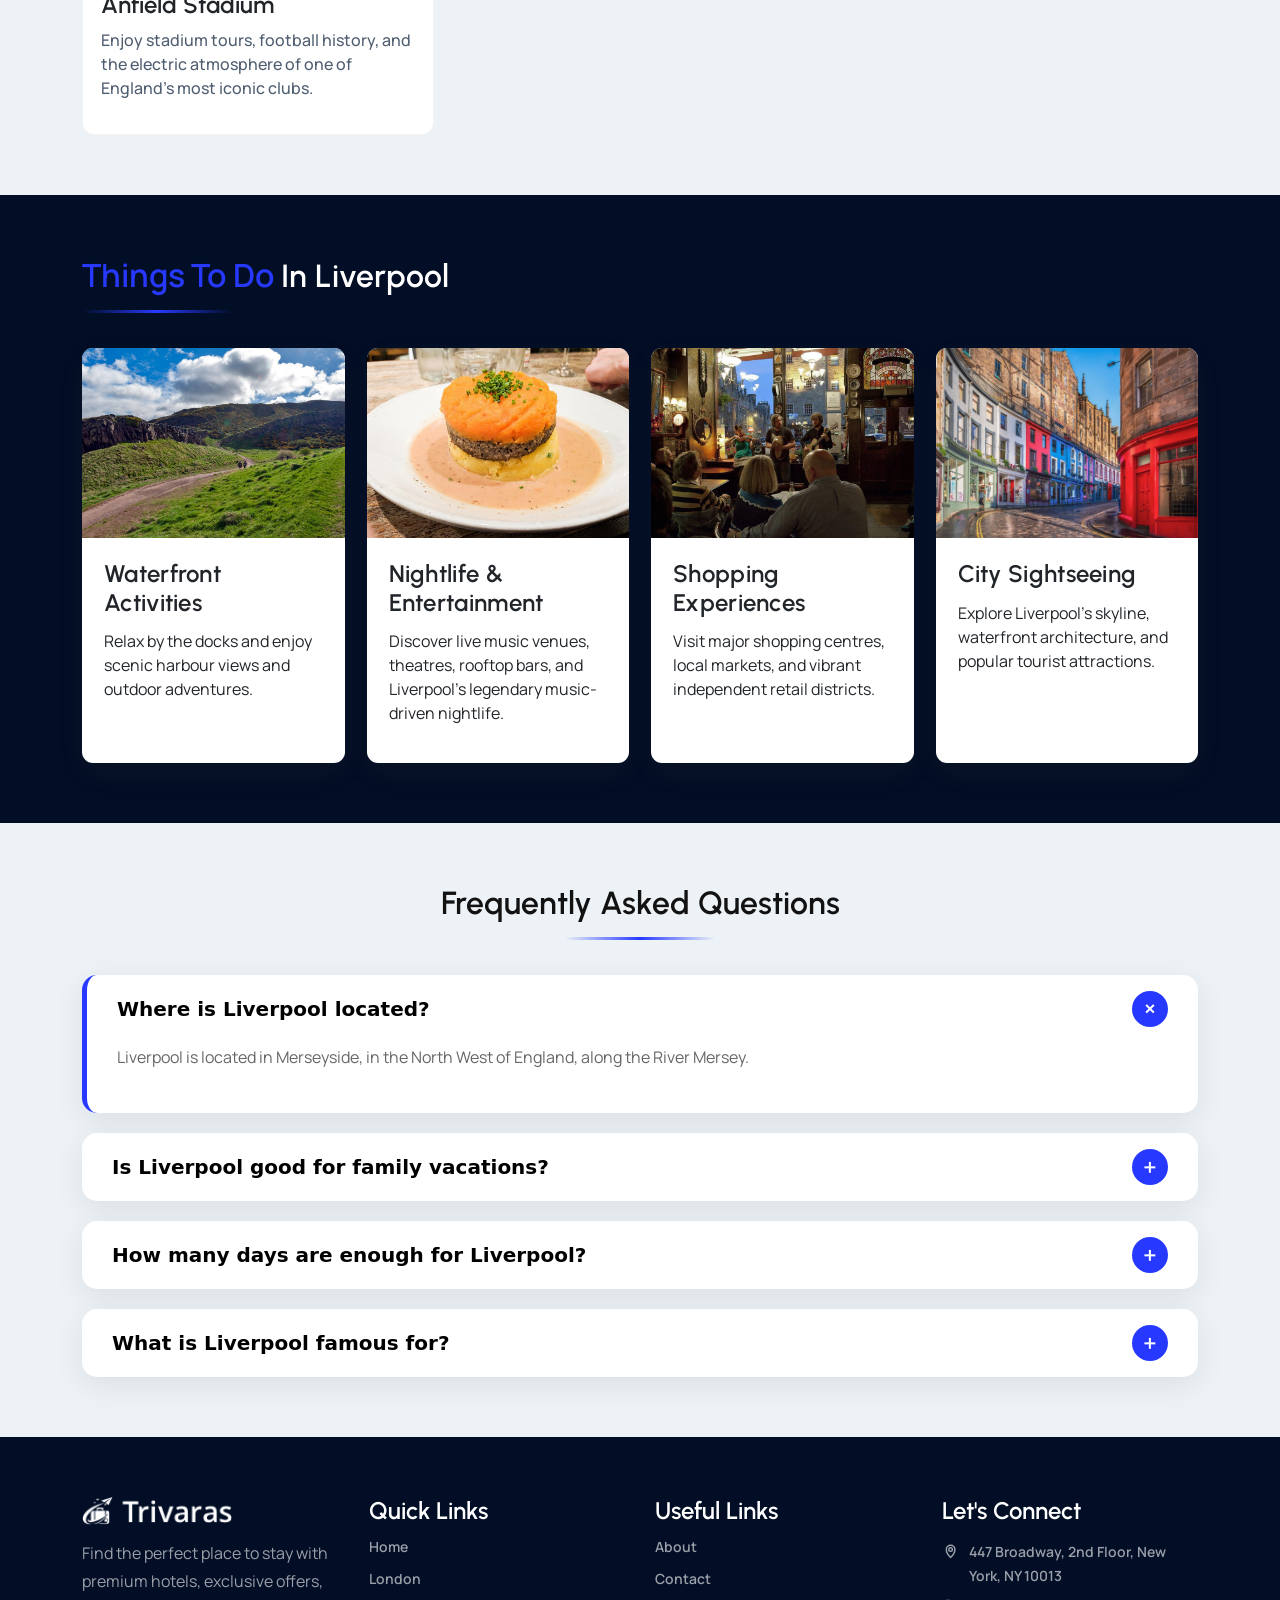
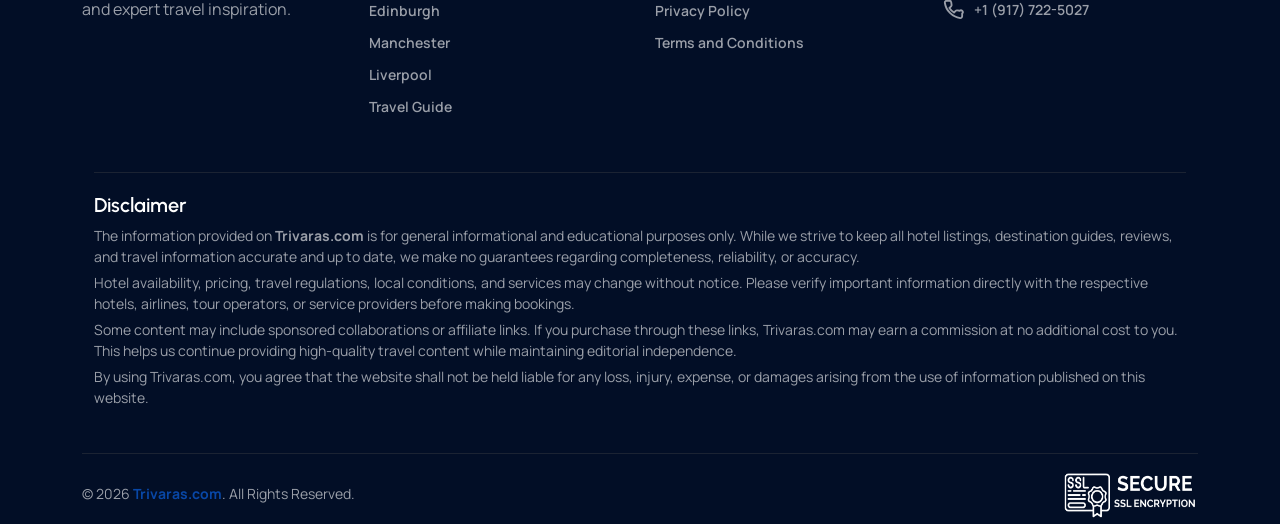
<file: liverpool.html>
<!DOCTYPE html>
<html lang="en">

<head>
    <meta charset="UTF-8">
    <meta name="viewport" content="width=device-width, initial-scale=1.0">
    <meta name="robots" content="index, follow">
    <meta name="description"
        content="Explore Liverpool's waterfront, Beatles heritage, museums, football, and local attractions.">

    <link rel="canonical" href="https://trivaras.com/liverpool.html">

    <meta property="og:type" content="website">
    <meta property="og:site_name" content="Trivaras">
    <meta property="og:title" content="Liverpool Travel Guide | Trivaras">
    <meta property="og:description"
        content="Discover the best things to do, places to visit, and travel tips for Liverpool.">
    <meta property="og:url" content="https://trivaras.com/liverpool.html">
    <meta property="og:image" content="https://trivaras.com/assets/images/liverpool-og.jpg">

    <meta name="twitter:card" content="summary_large_image">
    <meta name="twitter:title" content="Liverpool Travel Guide | Trivaras">
    <meta name="twitter:description"
        content="Discover the best things to do, places to visit, and travel tips for Liverpool.">
    <meta name="twitter:image" content="https://trivaras.com/assets/images/liverpool-og.jpg">
    <title>Liverpool | Trivaras</title>
    <link rel="stylesheet" href="assets/css/bootstrap.min.css">
    <link rel="stylesheet" href="assets/css/slick.css">
    <link rel="stylesheet" href="assets/css/slick-theme.css">
    <link rel="stylesheet" href="assets/css/style.css">
    <link rel="stylesheet" href="assets/css/responsive.css">
    <link rel="shortcut icon" href="assets/images/favicon-32x32.png" type="image/x-icon">

</head>

<body>

    <!-- ========= Header Section Start ========= -->
    <header class="header">
        <div class="container">
            <div class="row">
                <div class="col-12">
                    <div class="header-content d-flex justify-content-between align-items-center">
                        <!-- logo -->
                        <div class="header-logo">
                            <a href="./">
                                <img src="assets/images/logo.png" alt="Trivaras logo">

                            </a>
                        </div>
                        <!-- logo -->
                        <!-- Navigation -->
                        <div class="menu-list" id="mySidenavs">
                            <span class="menu-close" onclick="closeNav()">
                                <svg xmlns="http://www.w3.org/2000/svg" width="24" height="24" viewBox="0 0 24 24"
                                    fill="none" stroke="currentColor" stroke-width="2.5" stroke-linecap="round"
                                    stroke-linejoin="round">
                                    <line x1="18" y1="6" x2="6" y2="18"></line>
                                    <line x1="6" y1="6" x2="18" y2="18"></line>
                                </svg>
                            </span>
                            <ul class="d-flex align-items-center gap-4">
                                <li>
                                    <a href="./">Home</a>
                                </li>
                                <li>
                                    <a href="london">London </a>
                                </li>
                                <li>
                                    <a href="edinburgh">Edinburgh</a>
                                </li>
                                <li>
                                    <a href="manchester">Manchester</a>
                                </li>
                                <li>
                                    <a href="liverpool" class="active">Liverpool</a>
                                </li>
                                <li>
                                    <a href="travel-guide">Travel Guide</a>
                                </li>
                                <li>
                                    <a href="about">About</a>
                                </li>
                                <li>
                                    <a href="contact">Contact</a>
                                </li>
                            </ul>
                        </div>
                        <!-- Navigation -->
                        <!-- Toogle Button -->
                        <div class="menu-icon">
                            <span onclick="openNav()">
                                <svg xmlns="http://www.w3.org/2000/svg" width="24" height="24" viewBox="0 0 24 24"
                                    fill="none" stroke="currentColor" stroke-width="2" stroke-linecap="round"
                                    stroke-linejoin="round">
                                    <line x1="3" y1="6" x2="21" y2="6"></line>
                                    <line x1="3" y1="12" x2="21" y2="12"></line>
                                    <line x1="3" y1="18" x2="21" y2="18"></line>
                                </svg>
                            </span>
                        </div>
                        <!-- Toogle Button -->
                    </div>
                </div>
            </div>
        </div>
    </header>
    <!--========= Header Section End  ========= -->

    <main>
        <!--========= Inner Banner  ========= -->
        <section class="inr-bnr" style="background: url(./assets/images/Liverpool-bnr.jpg);">
            <div class="container">
                <div class="inner-content">
                    <h1>Explore Liverpool</h1>
                    <p>A vibrant waterfront city filled with musical heritage, maritime history, and lively cultural
                        experiences.
                    </p>
                    <a href="#Liverpool">Start Exploring</a>
                </div>
            </div>
        </section>
        <!--========= Inner Banner  ========= -->

        <!--========= About  ========= -->
        <section class="transform-about" id="Liverpool">
            <div class="container">
                <div class="transform-top">
                    <h2 class="underline-b">About <span> Liverpool </span>
                    </h2>
                    <p>Liverpool is one of England's most celebrated waterfront cities, known for its legendary music
                        scene, rich maritime history, iconic architecture, and passionate football culture. The city
                        offers a perfect blend of historic charm, cultural creativity, and modern urban energy, making
                        it one of the top destinations in the United Kingdom for travelers from around the world.

                    </p>
                </div>
                <div class="transform-wrapper">
                    <div class="transform-grid">
                        <div class="transform-list">
                            <div class="about-card">
                                <div class="about-card-img">
                                    <img src="assets/images/dock.jpg" alt="dock">
                                </div>
                                <div class="about-card-content">
                                    <h3>Royal Albert Dock</h3>
                                    <p>One of England's most famous waterfront landmarks offering museums, restaurants,
                                        and stunning harbour views.

                                    </p>
                                </div>
                            </div>
                        </div>
                        <div class="transform-list">
                            <div class="about-card">
                                <div class="about-card-img">
                                    <img src="assets/images/science.jpg" alt="science">
                                </div>
                                <div class="about-card-content">
                                    <h3>The Beatles Story</h3>
                                    <p>Discover the history, music, and legacy of Liverpool's most famous musical icons
                                        in this immersive museum. </p>
                                </div>
                            </div>
                        </div>
                        <div class="transform-list">
                            <div class="about-card">
                                <div class="about-card-img">
                                    <img src="assets/images/cathedral.jpg" alt="cathedral">
                                </div>
                                <div class="about-card-content">
                                    <h3>Liverpool Cathedral</h3>
                                    <p>Explore one of the largest cathedrals in the world, featuring striking Gothic
                                        Revival architecture.

                                    </p>
                                </div>
                            </div>
                        </div>
                        <div class="transform-list">
                            <div class="about-card">
                                <div class="about-card-img">
                                    <img src="assets/images/anfield-stadium.jpg" alt="anfield">
                                </div>
                                <div class="about-card-content">
                                    <h3>Anfield Stadium</h3>
                                    <p>Enjoy stadium tours, football history, and the electric atmosphere of one of
                                        England's most iconic clubs.

                                    </p>
                                </div>
                            </div>
                        </div>
                    </div>
                </div>
            </div>
        </section>
        <!--========= About  ========= -->

        <!--========= Things to Do in London  ========= -->
        <section class="london-in-do">
            <div class="container">
                <div class="london-in">
                    <h2 class="underline-b-l underline-b"><span>Things to Do
                        </span> in Liverpool</h2>
                </div>
                <div class="london-grid">
                    <div class="london-grid-card">
                        <div class="london-grid-card-img">
                            <img src="assets/images/outdoor.jpg" alt="outdoor">
                        </div>
                        <div class="london-grid-card-content">
                            <h3>Waterfront Activities </h3>
                            <p>Relax by the docks and enjoy scenic harbour views and outdoor adventures.
                            </p>
                        </div>
                    </div>
                    <div class="london-grid-card">
                        <div class="london-grid-card-img">
                            <img src="assets/images/food-card.jpg" alt="food">
                        </div>
                        <div class="london-grid-card-content">
                            <h3>Nightlife & Entertainment</h3>
                            <p>Discover live music venues, theatres, rooftop bars, and Liverpool's legendary
                                music-driven nightlife.

                            </p>
                        </div>
                    </div>
                    <div class="london-grid-card">
                        <div class="london-grid-card-img">
                            <img src="assets/images/night-card.jpg" alt="night-card">
                        </div>
                        <div class="london-grid-card-content">
                            <h3>Shopping Experiences </h3>
                            <p>Visit major shopping centres, local markets, and vibrant independent retail districts.

                            </p>
                        </div>
                    </div>
                    <div class="london-grid-card">
                        <div class="london-grid-card-img">
                            <img src="assets/images/sightseeing-card.jpg" alt="sightseeingcard">
                        </div>
                        <div class="london-grid-card-content">
                            <h3>City Sightseeing </h3>
                            <p>Explore Liverpool's skyline, waterfront architecture, and popular tourist attractions.
                            </p>
                        </div>
                    </div>

                </div>
            </div>
        </section>
        <!--========= Things to Do in London  ========= -->
        <section class="faq-section">
            <div class="container">
                <div class="section-title">
                    <h2 class="underline-b">Frequently Asked Questions</h2>

                </div>

                <div class="faq">

                    <div class="faq-item active">
                        <button class="faq-question">
                            Where is Liverpool located?
                            <span class="icon">+</span>
                        </button>
                        <div class="faq-answer">
                            <p>Liverpool is located in Merseyside, in the North West of England, along the River Mersey.

                            </p>
                        </div>
                    </div>

                    <div class="faq-item">
                        <button class="faq-question">
                            Is Liverpool good for family vacations?

                            <span class="icon">+</span>
                        </button>
                        <div class="faq-answer">
                            <p>Yes, Liverpool offers family-friendly museums, waterfront attractions, football stadium
                                tours, and entertainment suitable for all ages.
                            </p>
                        </div>
                    </div>

                    <div class="faq-item">
                        <button class="faq-question">
                            How many days are enough for Liverpool?
                            <span class="icon">+</span>
                        </button>
                        <div class="faq-answer">
                            <p>A typical visit to Liverpool ranges from 2 to 4 days to comfortably explore the
                                waterfront, museums, and
                                key attractions.
                            </p>
                        </div>
                    </div>

                    <div class="faq-item">
                        <button class="faq-question">
                            What is Liverpool famous for?
                            <span class="icon">+</span>
                        </button>
                        <div class="faq-answer">
                            <p>Liverpool is famous for The Beatles, its football clubs, maritime history, and the
                                historic Royal Albert Dock.</p>
                        </div>
                    </div>

                </div>
            </div>
        </section>


    </main>

    <!-- ========= Footer Section Start ========= -->
    <footer class="footer">
        <div class="container">
            <div class="footer-inner">
                <div class="footer-logo">
                    <a href="./">
                        <img src="assets/images/footer-logo.png" alt="Trivaras logo">

                    </a>
                    <p>Find the perfect place to stay with premium hotels, exclusive offers, and expert travel
                        inspiration.</p>
                </div>
                <div class="footer-link">
                    <h2>Quick Links</h2>
                    <ul>
                        <li><a href="/">Home</a></li>
                        <li><a href="london">London</a></li>
                        <li><a href="edinburgh">Edinburgh</a></li>
                        <li><a href="manchester">Manchester</a></li>
                        <li><a href="liverpool">Liverpool</a></li>
                        <li><a href="travel-guide">Travel Guide</a></li>
                    </ul>
                </div>
                <div class="footer-link">
                    <h2>Useful Links</h2>
                    <ul>
                        <li><a href="about">About</a></li>
                        <li><a href="contact">Contact</a></li>
                        <li><a href="privacy-policy">Privacy Policy</a></li>
                        <li><a href="terms-and-conditions">Terms and Conditions</a></li>
                    </ul>
                </div>

                <div class="social-icon">
                    <h2>Let's Connect</h2>
                    <div class="contact-info-footer">
                        <a href="https://maps.app.goo.gl/BRR1HKdNDoLYFyVw9" target="_blank">
                            <svg xmlns="http://www.w3.org/2000/svg" width="22" height="22" fill="none"
                                viewBox="0 0 24 24" stroke="currentColor" stroke-width="2">
                                <path stroke-linecap="round" stroke-linejoin="round"
                                    d="M12 21s-6-5.33-6-11a6 6 0 1 1 12 0c0 5.67-6 11-6 11z" />
                                <circle cx="12" cy="10" r="2.5" />
                            </svg>
                            <span> 447 Broadway, 2nd Floor, New York, NY 10013</span>
                        </a>
                        <a href="tel:+1(917)722-5027">
                            <svg xmlns="http://www.w3.org/2000/svg" width="22" height="22" fill="none"
                                viewBox="0 0 24 24" stroke="currentColor" stroke-width="2">
                                <path stroke-linecap="round" stroke-linejoin="round"
                                    d="M22 16.92v3a2 2 0 0 1-2.18 2A19.86 19.86 0 0 1 3.09 5.18 2 2 0 0 1 5.08 3h3a2 2 0 0 1 2 1.72l.38 2.65a2 2 0 0 1-.57 1.74L8.09 10.91a16 16 0 0 0 5 5l1.8-1.8a2 2 0 0 1 1.74-.57l2.65.38A2 2 0 0 1 22 16.92z" />
                            </svg>
                            <span>+1 (917) 722-5027</span>
                        </a>
                    </div>
                   
                </div>
            </div>
            <div class="footer-bottom">
                <div class="container">

                    <div class="footer-disclaimer">
                        <h3>Disclaimer</h3>
                        <p>
                            The information provided on <strong><a href="./">Trivaras.com</a></strong> is for general
                            informational and
                            educational purposes only. While we strive to keep all hotel listings, destination guides,
                            reviews, and travel information accurate and up to date, we make no guarantees regarding
                            completeness, reliability, or accuracy.
                        </p>

                        <p>
                            Hotel availability, pricing, travel regulations, local conditions, and services may change
                            without notice. Please verify important information directly with the respective hotels,
                            airlines, tour operators, or service providers before making bookings.
                        </p>

                        <p>
                            Some content may include sponsored collaborations or affiliate links. If you purchase
                            through
                            these links, <a href="./">Trivaras.com</a> may earn a commission at no additional cost to
                            you. This helps us
                            continue providing high-quality travel content while maintaining editorial independence.
                        </p>

                        <p>
                            By using <a href="./">Trivaras.com</a>, you agree that the website shall not be held liable
                            for any loss,
                            injury, expense, or damages arising from the use of information published on this website.
                        </p>
                    </div>

                </div>
            </div>
            <div class="copyright">
                <div class="copyright-text">
                    <p> © 2026 <strong><a href="./">Trivaras.com</a></strong>. All Rights Reserved.</p>
                </div>
                <div class="ssl">
                    <a href="./">
                        <img src="assets/images/ssl.png" alt="ssl">
                    </a>
                </div>
            </div>
        </div>
    </footer>
    <!--========= Footer Section End  ========= -->

    <!--  -->
    <script src="assets/js/bootstrap.bundle.min.js"></script>
    <script src="assets/js/jquery.min.js"></script>
    <script src="assets/js/slick.js"></script>
    <script src="assets/js/index.js"></script>
</body>

</html>
</file>
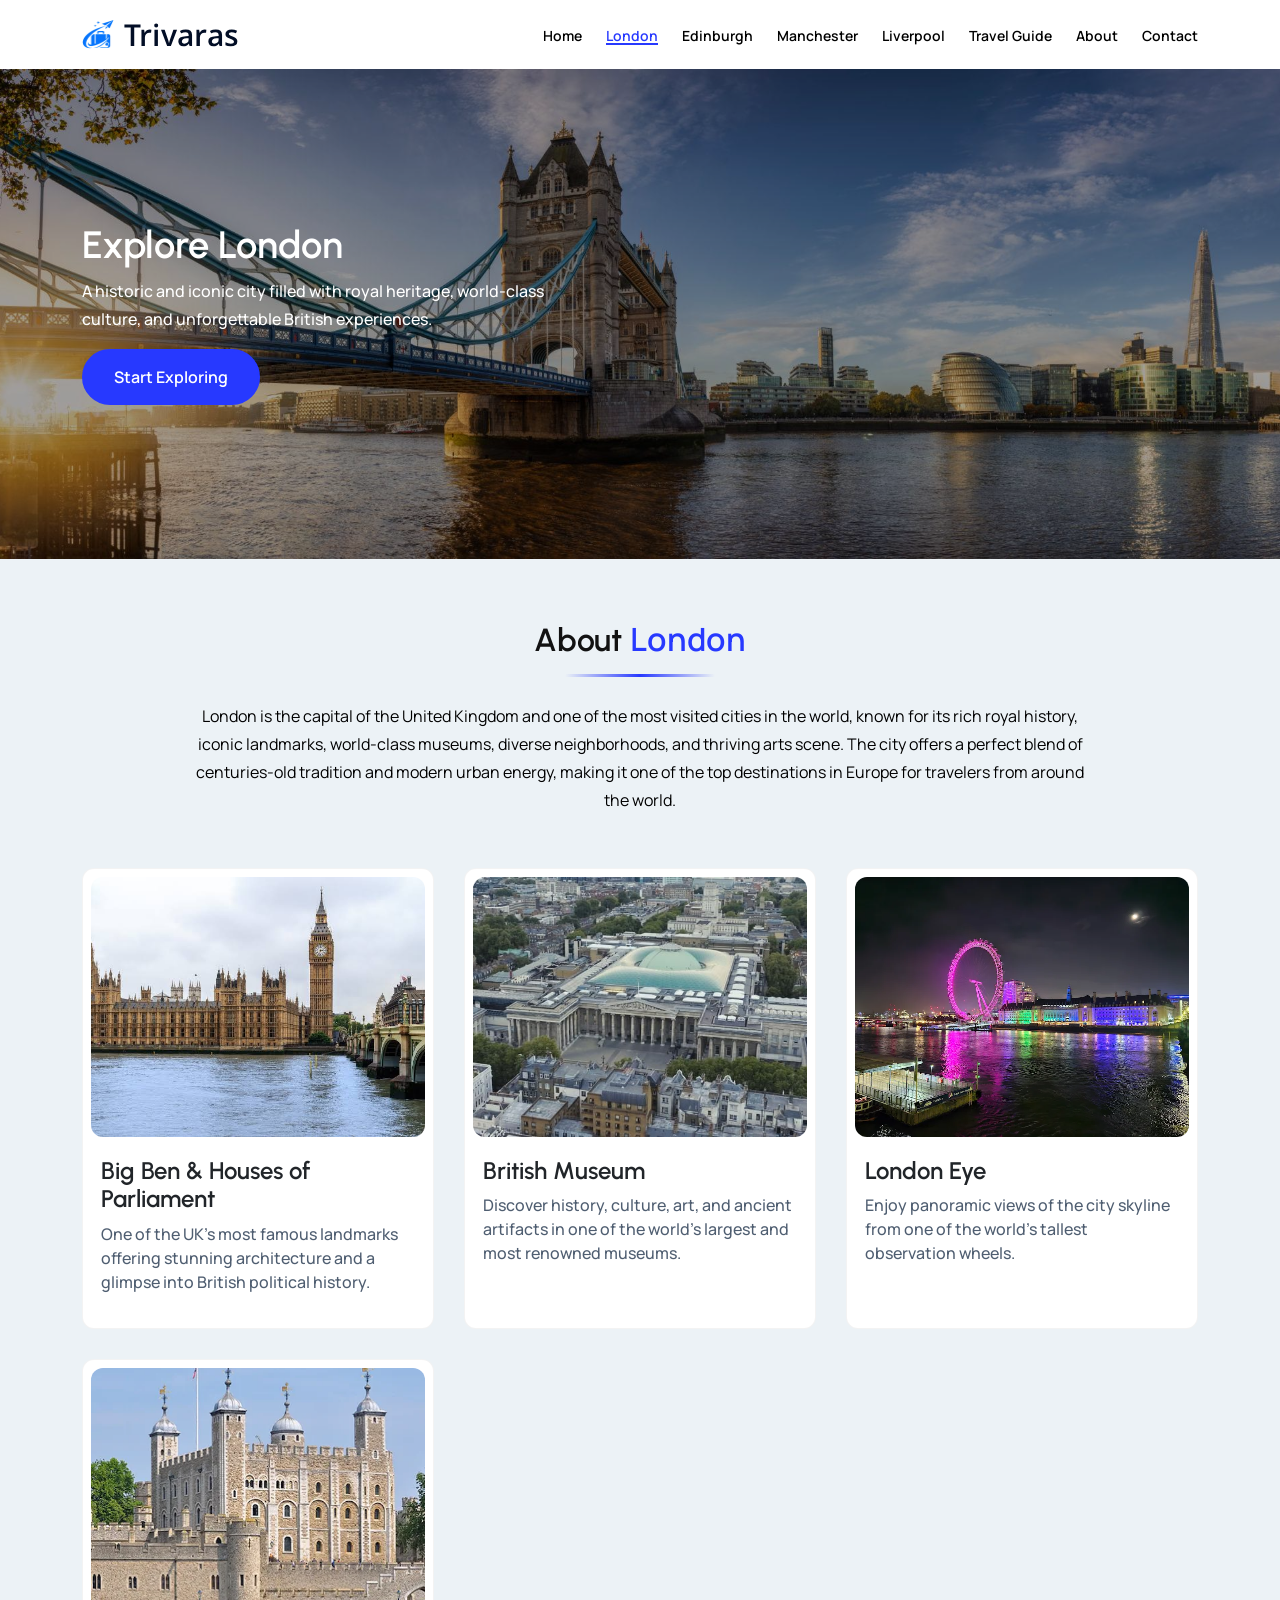
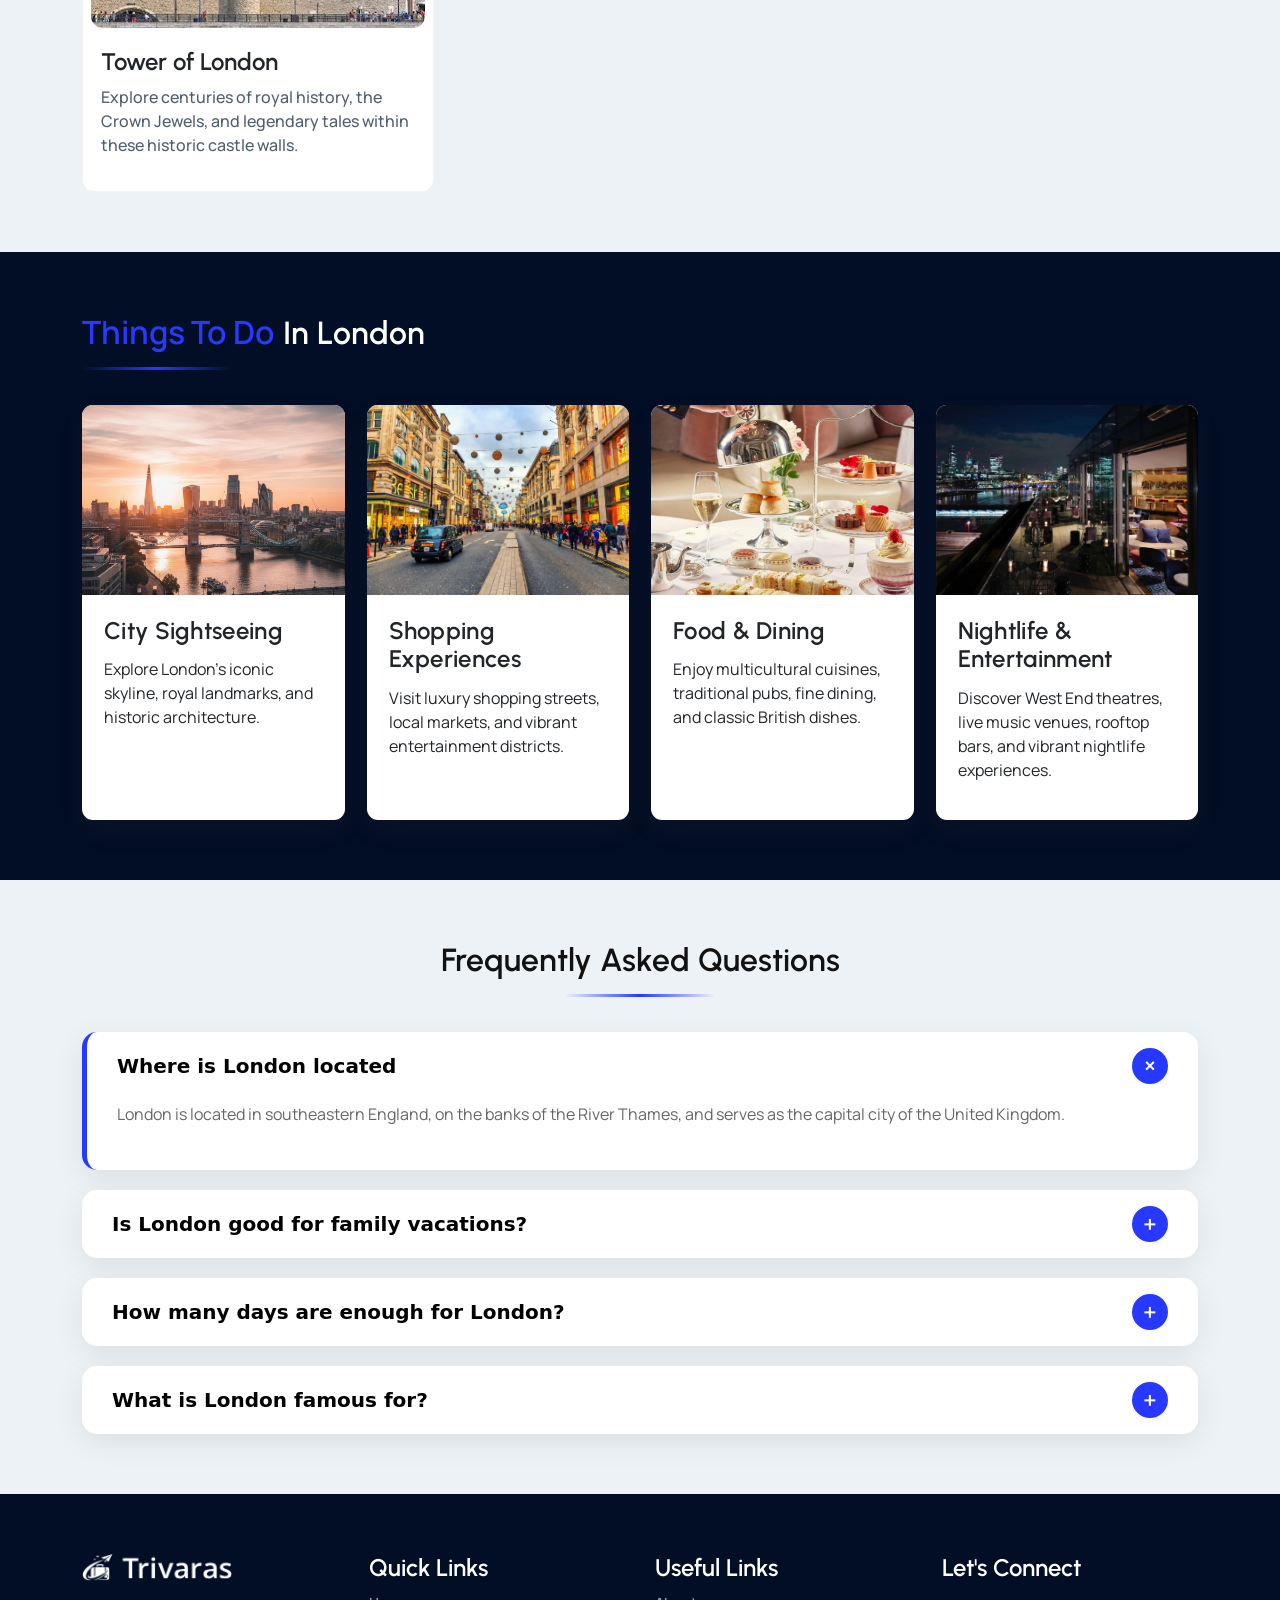
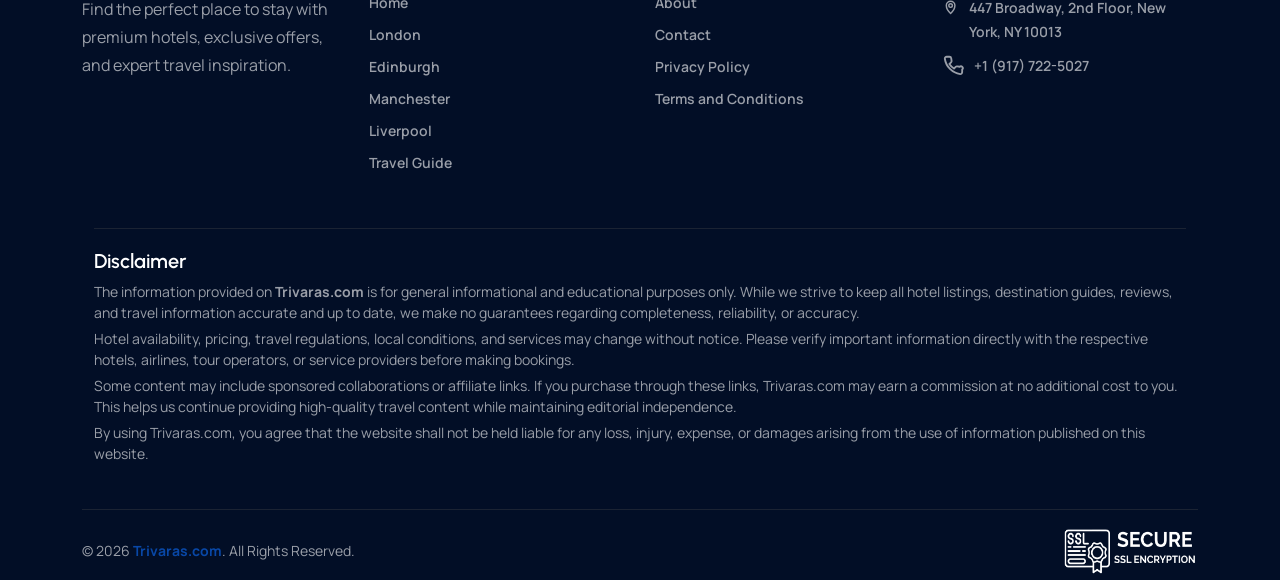
<file: london.html>
<!DOCTYPE html>
<html lang="en">

<head>
    <meta charset="UTF-8">
    <meta name="viewport" content="width=device-width, initial-scale=1.0">
    <meta name="robots" content="index, follow">
    <meta name="description"
        content="Discover London's iconic attractions, museums, restaurants, shopping, and travel tips with Trivaras.">
    <link rel="canonical" href="https://trivaras.com/london.html">
    <meta property="og:type" content="website">
    <meta property="og:site_name" content="Trivaras">
    <meta property="og:title" content="London Travel Guide | Trivaras">
    <meta property="og:description"
        content="Plan your London trip with top attractions, local experiences, and expert travel advice.">
    <meta property="og:url" content="https://trivaras.com/london.html">
    <meta property="og:image" content="https://trivaras.com/assets/images/london-og.jpg">
    <meta name="twitter:card" content="summary_large_image">
    <meta name="twitter:title" content="London Travel Guide | Trivaras">
    <meta name="twitter:description"
        content="Plan your London trip with top attractions, local experiences, and expert travel advice.">
    <meta name="twitter:image" content="https://trivaras.com/assets/images/london-og.jpg">
    <title>London | Trivaras</title>
    <link rel="stylesheet" href="assets/css/bootstrap.min.css">
    <link rel="stylesheet" href="assets/css/slick.css">
    <link rel="stylesheet" href="assets/css/slick-theme.css">
    <link rel="stylesheet" href="assets/css/style.css">
    <link rel="stylesheet" href="assets/css/responsive.css">
    <link rel="shortcut icon" href="assets/images/favicon-32x32.png" type="image/x-icon">

</head>

<body>

    <!-- ========= Header Section Start ========= -->
    <header class="header">
        <div class="container">
            <div class="row">
                <div class="col-12">
                    <div class="header-content d-flex justify-content-between align-items-center">
                        <!-- logo -->
                        <div class="header-logo">
                            <a href="./">
                                <img src="assets/images/logo.png" alt="Trivaras logo">

                            </a>
                        </div>
                        <!-- logo -->
                        <!-- Navigation -->
                        <div class="menu-list" id="mySidenavs">
                            <span class="menu-close" onclick="closeNav()">
                                <svg xmlns="http://www.w3.org/2000/svg" width="24" height="24" viewBox="0 0 24 24"
                                    fill="none" stroke="currentColor" stroke-width="2.5" stroke-linecap="round"
                                    stroke-linejoin="round">
                                    <line x1="18" y1="6" x2="6" y2="18"></line>
                                    <line x1="6" y1="6" x2="18" y2="18"></line>
                                </svg>
                            </span>
                            <ul class="d-flex align-items-center gap-4">
                                <li>
                                    <a href="./">Home</a>
                                </li>
                                <li>
                                    <a href="london" class="active">London </a>
                                </li>
                                <li>
                                    <a href="edinburgh">Edinburgh</a>
                                </li>
                                <li>
                                    <a href="manchester">Manchester</a>
                                </li>
                                <li>
                                    <a href="liverpool">Liverpool</a>
                                </li>
                                <li>
                                    <a href="travel-guide">Travel Guide</a>
                                </li>
                                <li>
                                    <a href="about">About</a>
                                </li>
                                <li>
                                    <a href="contact">Contact</a>
                                </li>
                            </ul>
                        </div>
                        <!-- Navigation -->
                        <!-- Toogle Button -->
                        <div class="menu-icon">
                            <span onclick="openNav()">
                                <svg xmlns="http://www.w3.org/2000/svg" width="24" height="24" viewBox="0 0 24 24"
                                    fill="none" stroke="currentColor" stroke-width="2" stroke-linecap="round"
                                    stroke-linejoin="round">
                                    <line x1="3" y1="6" x2="21" y2="6"></line>
                                    <line x1="3" y1="12" x2="21" y2="12"></line>
                                    <line x1="3" y1="18" x2="21" y2="18"></line>
                                </svg>
                            </span>
                        </div>
                        <!-- Toogle Button -->
                    </div>
                </div>
            </div>
        </div>
    </header>
    <!--========= Header Section End  ========= -->

    <main>
        <!--========= Inner Banner  ========= -->
        <section class="inr-bnr" style="background: url(./assets/images/london-bnr.jpg);">
            <div class="container">
                <div class="inner-content">
                    <h1>Explore London</h1>
                    <p>A historic and iconic city filled with royal heritage, world-class culture, and unforgettable
                        British experiences.</p>
                    <a href="#London">Start Exploring</a>
                </div>
            </div>
        </section>
        <!--========= Inner Banner  ========= -->

        <!--========= About  ========= -->
        <section class="transform-about" id="London">
            <div class="container">
                <div class="transform-top">
                    <h2 class="underline-b">About <span>London</span></h2>
                    <p>London is the capital of the United Kingdom and one of the most visited cities in the world,
                        known for its rich royal history, iconic landmarks, world-class museums, diverse neighborhoods,
                        and thriving arts scene. The city offers a perfect blend of centuries-old tradition and modern
                        urban energy, making it one of the top destinations in Europe for travelers from around the
                        world.</p>
                </div>
                <div class="transform-wrapper">
                    <div class="transform-grid">
                        <div class="transform-list">
                            <div class="about-card">
                                <div class="about-card-img">
                                    <img src="assets/images/parliament.jpg" alt="parliament">
                                </div>
                                <div class="about-card-content">
                                    <h3>Big Ben & Houses of Parliament</h3>
                                    <p>One of the UK's most famous landmarks offering stunning architecture and a
                                        glimpse into British political history.
                                    </p>
                                </div>
                            </div>
                        </div>
                        <div class="transform-list">
                            <div class="about-card">
                                <div class="about-card-img">
                                    <img src="assets/images/british-museum.jpg" alt="british-museum">
                                </div>
                                <div class="about-card-content">
                                    <h3>British Museum</h3>
                                    <p>Discover history, culture, art, and ancient artifacts in one of the world's
                                        largest and most renowned museums.
                                    </p>
                                </div>
                            </div>
                        </div>
                        <div class="transform-list">
                            <div class="about-card">
                                <div class="about-card-img">
                                    <img src="assets/images/london-eye.webp" alt="london-eye">
                                </div>
                                <div class="about-card-content">
                                    <h3>London Eye</h3>
                                    <p>Enjoy panoramic views of the city skyline from one of the world's tallest
                                        observation wheels.
                                    </p>
                                </div>
                            </div>
                        </div>
                        <div class="transform-list">
                            <div class="about-card">
                                <div class="about-card-img">
                                    <img src="assets/images/tower-of-london.webp" alt="tower-of-london">
                                </div>
                                <div class="about-card-content">
                                    <h3>Tower of London</h3>
                                    <p>Explore centuries of royal history, the Crown Jewels, and legendary tales within
                                        these historic castle walls.
                                    </p>
                                </div>
                            </div>
                        </div>
                    </div>
                </div>
            </div>
        </section>
        <!--========= About  ========= -->

        <!--========= Things to Do in London  ========= -->
        <section class="london-in-do">
            <div class="container">
                <div class="london-in">
                    <h2 class="underline-b-l underline-b"><span>Things to Do</span> in London</h2>
                </div>
                <div class="london-grid">
                    <div class="london-grid-card">
                        <div class="london-grid-card-img">
                            <img src="assets/images/sightseeing.jpg" alt="sightseeing">
                        </div>
                        <div class="london-grid-card-content">
                            <h3>City Sightseeing</h3>
                            <p>Explore London's iconic skyline, royal landmarks, and historic architecture.
                            </p>
                        </div>
                    </div>
                    <div class="london-grid-card">
                        <div class="london-grid-card-img">
                            <img src="assets/images/shopping.jpg" alt="shopping">
                        </div>
                        <div class="london-grid-card-content">
                            <h3>Shopping Experiences</h3>
                            <p>Visit luxury shopping streets, local markets, and vibrant entertainment districts.
                            </p>
                        </div>
                    </div>
                    <div class="london-grid-card">
                        <div class="london-grid-card-img">
                            <img src="assets/images/food.jpg" alt="food">
                        </div>
                        <div class="london-grid-card-content">
                            <h3>Food & Dining </h3>
                            <p>Enjoy multicultural cuisines, traditional pubs, fine dining, and classic British dishes.
                            </p>
                        </div>
                    </div>
                    <div class="london-grid-card">
                        <div class="london-grid-card-img">
                            <img src="assets/images/nightlife.jpg" alt="nightlife">
                        </div>
                        <div class="london-grid-card-content">
                            <h3>Nightlife & Entertainment </h3>
                            <p>Discover West End theatres, live music venues, rooftop bars, and vibrant nightlife
                                experiences.

                            </p>
                        </div>
                    </div>

                </div>
            </div>
        </section>
        <!--========= Things to Do in London  ========= -->
        <section class="faq-section">
            <div class="container">
                <div class="section-title">
                    <h2 class="underline-b">Frequently Asked Questions</h2>

                </div>

                <div class="faq">

                    <div class="faq-item active">
                        <button class="faq-question">
                            Where is London located
                            <span class="icon">+</span>
                        </button>
                        <div class="faq-answer">
                            <p>London is located in southeastern England, on the banks of the River Thames, and serves
                                as the capital
                                city of the United Kingdom.

                            </p>
                        </div>
                    </div>

                    <div class="faq-item">
                        <button class="faq-question">
                            Is London good for family vacations?
                            <span class="icon">+</span>
                        </button>
                        <div class="faq-answer">
                            <p>Yes, London offers a wide range of family-friendly attractions, museums, parks, and
                                entertainment options
                                suitable for all ages.</p>
                        </div>
                    </div>

                    <div class="faq-item">
                        <button class="faq-question">
                            How many days are enough for London?
                            <span class="icon">+</span>
                        </button>
                        <div class="faq-answer">
                            <p>A typical visit to London ranges from 3 to 5 days to comfortably explore the major
                                landmarks, museums,
                                and neighborhoods.</p>
                        </div>
                    </div>

                    <div class="faq-item">
                        <button class="faq-question">
                            What is London famous for?
                            <span class="icon">+</span>
                        </button>
                        <div class="faq-answer">
                            <p>London is famous for its royal heritage, iconic landmarks like Big Ben and the Tower of
                                London,
                                world-class museums, and vibrant cultural diversity.</p>
                        </div>
                    </div>

                </div>
            </div>
        </section>


    </main>

    <!-- ========= Footer Section Start ========= -->
    <footer class="footer">
        <div class="container">
            <div class="footer-inner">
                <div class="footer-logo">
                    <a href="./">
                        <img src="assets/images/footer-logo.png" alt="Trivaras logo">

                    </a>
                    <p>Find the perfect place to stay with premium hotels, exclusive offers, and expert travel
                        inspiration.</p>
                </div>
                <div class="footer-link">
                    <h2>Quick Links</h2>
                    <ul>
                        <li><a href="/">Home</a></li>
                        <li><a href="london">London</a></li>
                        <li><a href="edinburgh">Edinburgh</a></li>
                        <li><a href="manchester">Manchester</a></li>
                        <li><a href="liverpool">Liverpool</a></li>
                        <li><a href="travel-guide">Travel Guide</a></li>
                    </ul>
                </div>
                <div class="footer-link">
                    <h2>Useful Links</h2>
                    <ul>
                        <li><a href="about">About</a></li>
                        <li><a href="contact">Contact</a></li>
                        <li><a href="privacy-policy">Privacy Policy</a></li>
                        <li><a href="terms-and-conditions">Terms and Conditions</a></li>
                    </ul>
                </div>

                <div class="social-icon">
                    <h2>Let's Connect</h2>
                    <div class="contact-info-footer">
                        <a href="https://maps.app.goo.gl/BRR1HKdNDoLYFyVw9" target="_blank">
                            <svg xmlns="http://www.w3.org/2000/svg" width="22" height="22" fill="none"
                                viewBox="0 0 24 24" stroke="currentColor" stroke-width="2">
                                <path stroke-linecap="round" stroke-linejoin="round"
                                    d="M12 21s-6-5.33-6-11a6 6 0 1 1 12 0c0 5.67-6 11-6 11z" />
                                <circle cx="12" cy="10" r="2.5" />
                            </svg>
                            <span> 447 Broadway, 2nd Floor, New York, NY 10013</span>
                        </a>
                        <a href="tel:+1(917)722-5027">
                            <svg xmlns="http://www.w3.org/2000/svg" width="22" height="22" fill="none"
                                viewBox="0 0 24 24" stroke="currentColor" stroke-width="2">
                                <path stroke-linecap="round" stroke-linejoin="round"
                                    d="M22 16.92v3a2 2 0 0 1-2.18 2A19.86 19.86 0 0 1 3.09 5.18 2 2 0 0 1 5.08 3h3a2 2 0 0 1 2 1.72l.38 2.65a2 2 0 0 1-.57 1.74L8.09 10.91a16 16 0 0 0 5 5l1.8-1.8a2 2 0 0 1 1.74-.57l2.65.38A2 2 0 0 1 22 16.92z" />
                            </svg>
                            <span>+1 (917) 722-5027</span>
                        </a>
                    </div>
                 
                </div>
            </div>
            <div class="footer-bottom">
                <div class="container">

                    <div class="footer-disclaimer">
                        <h3>Disclaimer</h3>
                        <p>
                            The information provided on <strong><a href="./">Trivaras.com</a></strong> is for general
                            informational and
                            educational purposes only. While we strive to keep all hotel listings, destination guides,
                            reviews, and travel information accurate and up to date, we make no guarantees regarding
                            completeness, reliability, or accuracy.
                        </p>

                        <p>
                            Hotel availability, pricing, travel regulations, local conditions, and services may change
                            without notice. Please verify important information directly with the respective hotels,
                            airlines, tour operators, or service providers before making bookings.
                        </p>

                        <p>
                            Some content may include sponsored collaborations or affiliate links. If you purchase
                            through
                            these links, <a href="./">Trivaras.com</a> may earn a commission at no additional cost to
                            you. This helps us
                            continue providing high-quality travel content while maintaining editorial independence.
                        </p>

                        <p>
                            By using <a href="./">Trivaras.com</a>, you agree that the website shall not be held liable
                            for any loss,
                            injury, expense, or damages arising from the use of information published on this website.
                        </p>
                    </div>

                </div>
            </div>
            <div class="copyright">
                <div class="copyright-text">
                    <p> © 2026 <strong><a href="./">Trivaras.com</a></strong>. All Rights Reserved.</p>
                </div>
                <div class="ssl">
                    <a href="./">
                        <img src="assets/images/ssl.png" alt="ssl">
                    </a>
                </div>
            </div>
        </div>
    </footer>
    <!--========= Footer Section End  ========= -->

    <!--  -->
    <script src="assets/js/bootstrap.bundle.min.js"></script>
    <script src="assets/js/jquery.min.js"></script>
    <script src="assets/js/slick.js"></script>
    <script src="assets/js/index.js"></script>
</body>

</html>
</file>
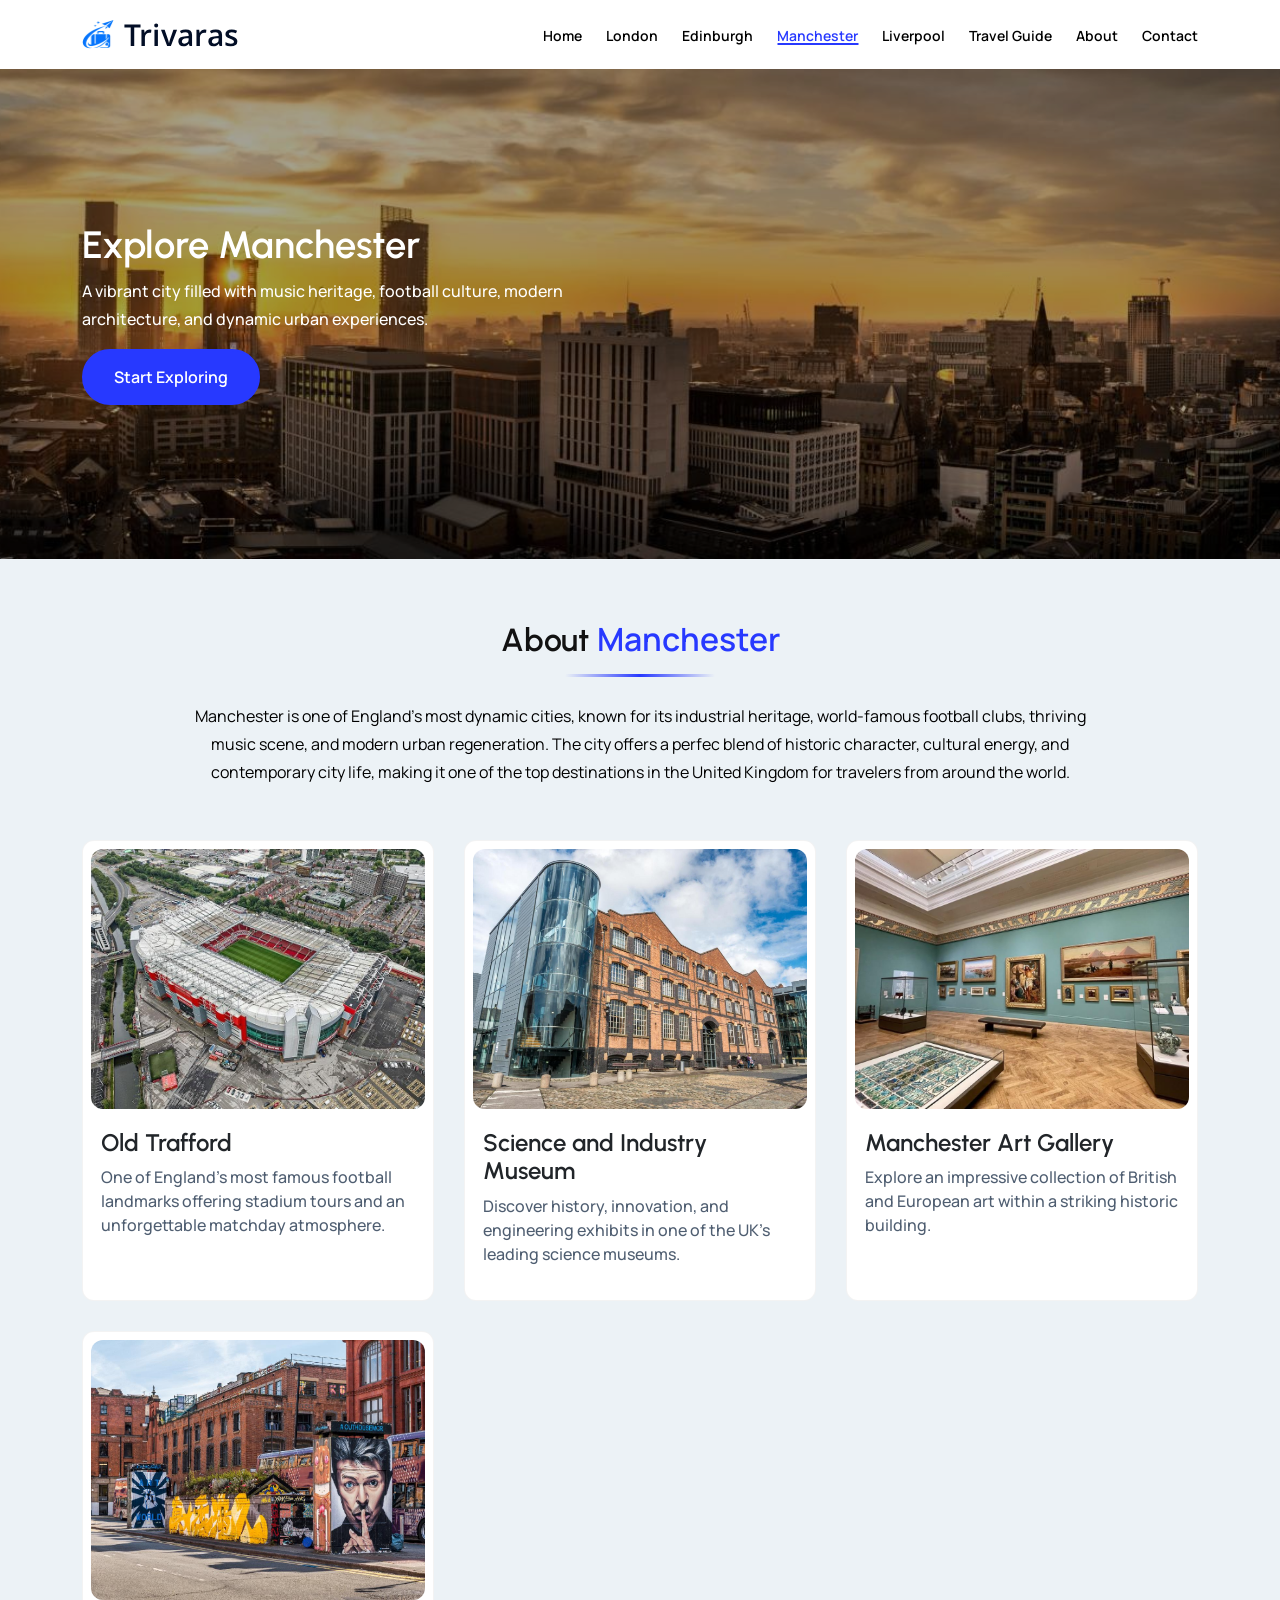
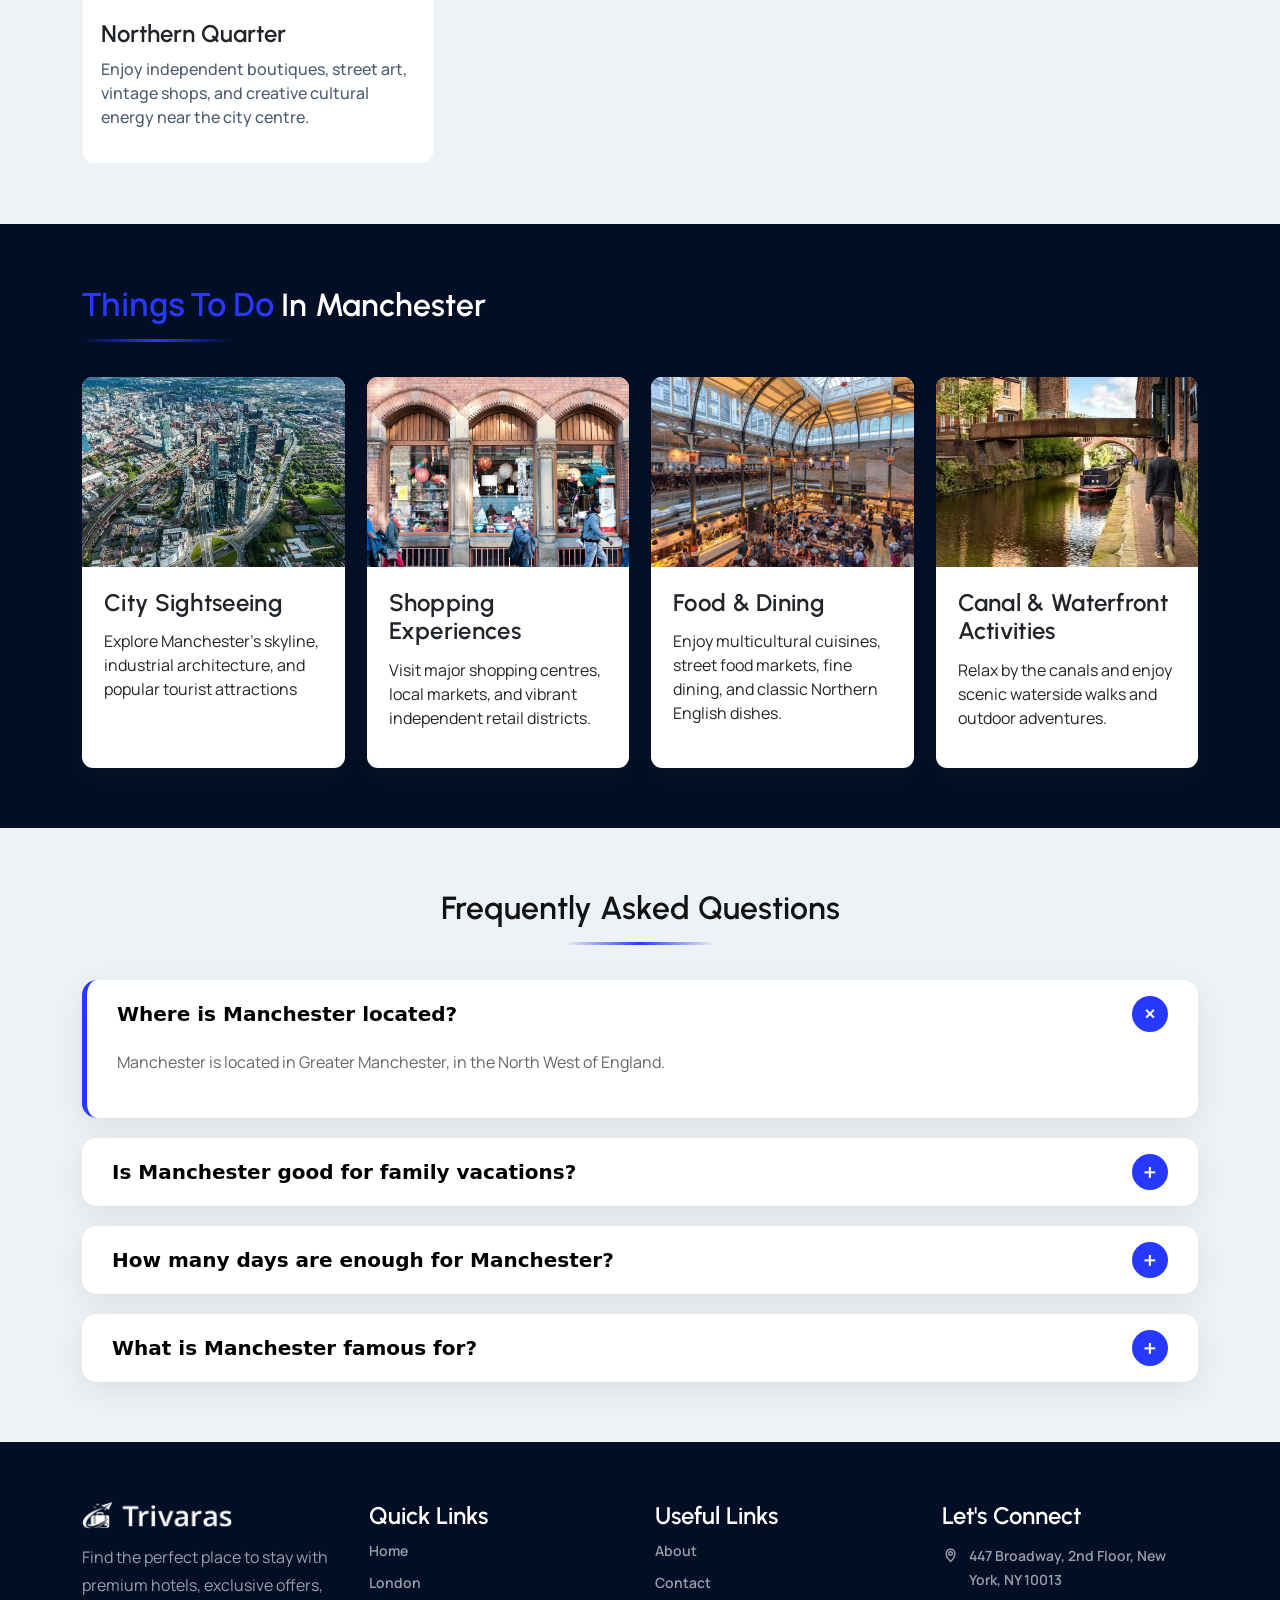
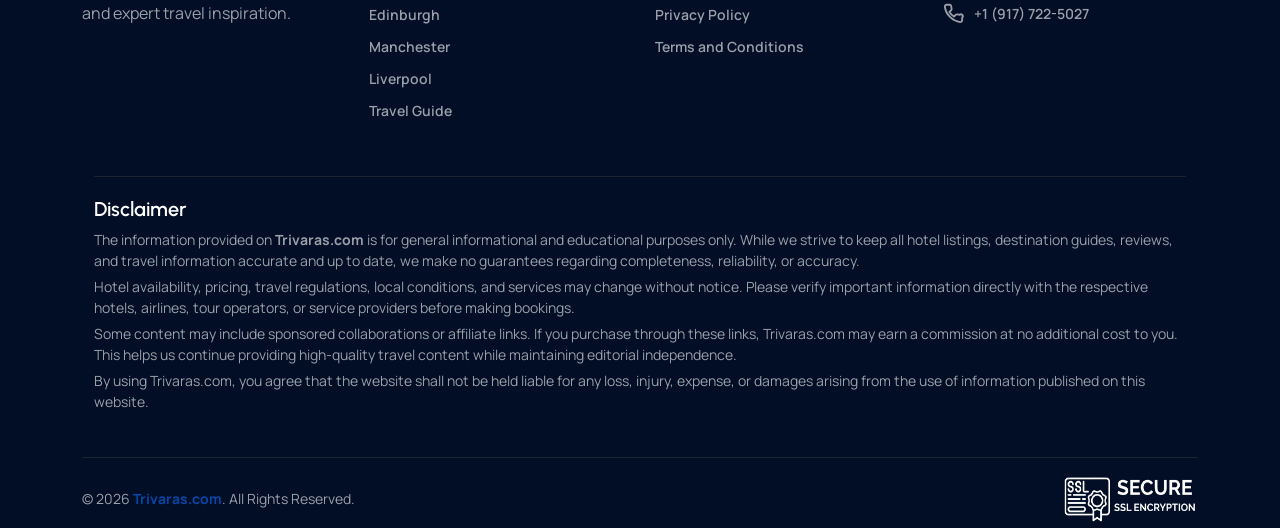
<file: manchester.html>
<!DOCTYPE html>
<html lang="en">

<head>
    <meta charset="UTF-8">
    <meta name="viewport" content="width=device-width, initial-scale=1.0">
    <meta name="robots" content="index, follow">
    <meta name="description"
        content="Discover Manchester's football culture, music scene, museums, shopping, and local attractions.">
    <link rel="canonical" href="https://trivaras.com/manchester.html">
    <meta property="og:type" content="website">
    <meta property="og:site_name" content="Trivaras">
    <meta property="og:title" content="Manchester Travel Guide | Trivaras">
    <meta property="og:description" content="Plan your Manchester adventure with top attractions and travel tips.">
    <meta property="og:url" content="https://trivaras.com/manchester.html">
    <meta property="og:image" content="https://trivaras.com/assets/images/manchester-og.jpg">
    <meta name="twitter:card" content="summary_large_image">
    <meta name="twitter:title" content="Manchester Travel Guide | Trivaras">
    <meta name="twitter:description" content="Plan your Manchester adventure with top attractions and travel tips.">
    <meta name="twitter:image" content="https://trivaras.com/assets/images/manchester-og.jpg">
    <title>Manchester | Trivaras</title>
    <link rel="stylesheet" href="assets/css/bootstrap.min.css">
    <link rel="stylesheet" href="assets/css/slick.css">
    <link rel="stylesheet" href="assets/css/slick-theme.css">
    <link rel="stylesheet" href="assets/css/style.css">
    <link rel="stylesheet" href="assets/css/responsive.css">
    <link rel="shortcut icon" href="assets/images/favicon-32x32.png" type="image/x-icon">

</head>

<body>

    <!-- ========= Header Section Start ========= -->
    <header class="header">
        <div class="container">
            <div class="row">
                <div class="col-12">
                    <div class="header-content d-flex justify-content-between align-items-center">
                        <!-- logo -->
                        <div class="header-logo">
                            <a href="./">
                                <img src="assets/images/logo.png" alt="Trivaras logo">

                            </a>
                        </div>
                        <!-- logo -->
                        <!-- Navigation -->
                        <div class="menu-list" id="mySidenavs">
                            <span class="menu-close" onclick="closeNav()">
                                <svg xmlns="http://www.w3.org/2000/svg" width="24" height="24" viewBox="0 0 24 24"
                                    fill="none" stroke="currentColor" stroke-width="2.5" stroke-linecap="round"
                                    stroke-linejoin="round">
                                    <line x1="18" y1="6" x2="6" y2="18"></line>
                                    <line x1="6" y1="6" x2="18" y2="18"></line>
                                </svg>
                            </span>
                            <ul class="d-flex align-items-center gap-4">
                                <li>
                                    <a href="./">Home</a>
                                </li>
                                <li>
                                    <a href="london">London </a>
                                </li>
                                <li>
                                    <a href="edinburgh">Edinburgh</a>
                                </li>
                                <li>
                                    <a href="manchester" class="active">Manchester</a>
                                </li>
                                <li>
                                    <a href="liverpool">Liverpool</a>
                                </li>
                                <li>
                                    <a href="travel-guide">Travel Guide</a>
                                </li>
                                <li>
                                    <a href="about">About</a>
                                </li>
                                <li>
                                    <a href="contact">Contact</a>
                                </li>
                            </ul>
                        </div>
                        <!-- Navigation -->
                        <!-- Toogle Button -->
                        <div class="menu-icon">
                            <span onclick="openNav()">
                                <svg xmlns="http://www.w3.org/2000/svg" width="24" height="24" viewBox="0 0 24 24"
                                    fill="none" stroke="currentColor" stroke-width="2" stroke-linecap="round"
                                    stroke-linejoin="round">
                                    <line x1="3" y1="6" x2="21" y2="6"></line>
                                    <line x1="3" y1="12" x2="21" y2="12"></line>
                                    <line x1="3" y1="18" x2="21" y2="18"></line>
                                </svg>
                            </span>
                        </div>
                        <!-- Toogle Button -->
                    </div>
                </div>
            </div>
        </div>
    </header>
    <!--========= Header Section End  ========= -->

    <main>
        <!--========= Inner Banner  ========= -->
        <section class="inr-bnr" style="background: url(./assets/images/manchester-bnr.jpg);">
            <div class="container">
                <div class="inner-content">
                    <h1>Explore Manchester</h1>
                    <p>A vibrant city filled with music heritage, football culture, modern architecture, and dynamic
                        urban experiences.
                    </p>
                    <a href="#Manchester">Start Exploring</a>
                </div>
            </div>
        </section>
        <!--========= Inner Banner  ========= -->

        <!--========= About  ========= -->
        <section class="transform-about" id="Manchester">
            <div class="container">
                <div class="transform-top">
                    <h2 class="underline-b">About <span> Manchester </span></h2>
                    <p>Manchester is one of England's most dynamic cities, known for its industrial heritage,
                        world-famous football clubs, thriving music scene, and modern urban regeneration. The city
                        offers a perfec blend of historic character, cultural energy, and contemporary city life, making
                        it one of the top destinations in the United Kingdom for travelers from around the world.
                    </p>
                </div>
                <div class="transform-wrapper">
                    <div class="transform-grid">
                        <div class="transform-list">
                            <div class="about-card">
                                <div class="about-card-img">
                                    <img src="assets/images/trafford.jpg" alt="trafford">
                                </div>
                                <div class="about-card-content">
                                    <h3>Old Trafford</h3>
                                    <p>One of England's most famous football landmarks offering stadium tours and an
                                        unforgettable matchday
                                        atmosphere.
                                    </p>
                                </div>
                            </div>
                        </div>
                        <div class="transform-list">
                            <div class="about-card">
                                <div class="about-card-img">
                                    <img src="assets/images/science.jpg" alt="science">
                                </div>
                                <div class="about-card-content">
                                    <h3>Science and Industry Museum</h3>
                                    <p>Discover history, innovation, and engineering exhibits in one of the UK's leading
                                        science museums.
                                    </p>
                                </div>
                            </div>
                        </div>
                        <div class="transform-list">
                            <div class="about-card">
                                <div class="about-card-img">
                                    <img src="assets/images/m-gallery.jpg" alt="Manchester Art Gallery">
                                </div>
                                <div class="about-card-content">
                                    <h3>Manchester Art Gallery</h3>
                                    <p>Explore an impressive collection of British and European art within a striking
                                        historic building.
                                    </p>
                                </div>
                            </div>
                        </div>
                        <div class="transform-list">
                            <div class="about-card">
                                <div class="about-card-img">
                                    <img src="assets/images/northern-quarter.jpg" alt="northern-quarter">
                                </div>
                                <div class="about-card-content">
                                    <h3>Northern Quarter</h3>
                                    <p>Enjoy independent boutiques, street art, vintage shops, and creative cultural
                                        energy near the city centre.

                                    </p>
                                </div>
                            </div>
                        </div>
                    </div>
                </div>
            </div>
        </section>
        <!--========= About  ========= -->

        <!--========= Things to Do in London  ========= -->
        <section class="london-in-do">
            <div class="container">
                <div class="london-in">
                    <h2 class="underline-b-l underline-b"><span>Things to Do
                        </span> in Manchester</h2>
                </div>
                <div class="london-grid">
                    <div class="london-grid-card">
                        <div class="london-grid-card-img">
                            <img src="assets/images/city-card.jpg" alt="city">
                        </div>
                        <div class="london-grid-card-content">
                            <h3>City Sightseeing
                            </h3>
                            <p>Explore Manchester's skyline, industrial architecture, and popular tourist attractions
                            </p>
                        </div>
                    </div>
                    <div class="london-grid-card">
                        <div class="london-grid-card-img">
                            <img src="assets/images/experiences.jpg" alt="experiences">
                        </div>
                        <div class="london-grid-card-content">
                            <h3>Shopping Experiences</h3>
                            <p>Visit major shopping centres, local markets, and vibrant independent retail districts.
                            </p>
                        </div>
                    </div>
                    <div class="london-grid-card">
                        <div class="london-grid-card-img">
                            <img src="assets/images/dining.jpg" alt="dining">
                        </div>
                        <div class="london-grid-card-content">
                            <h3>Food & Dining </h3>
                            <p>Enjoy multicultural cuisines, street food markets, fine dining, and classic Northern
                                English dishes.
                            </p>
                        </div>
                    </div>
                    <div class="london-grid-card">
                        <div class="london-grid-card-img">
                            <img src="assets/images/waterfront.jpg" alt="waterfront">
                        </div>
                        <div class="london-grid-card-content">
                            <h3>Canal & Waterfront Activities </h3>
                            <p>Relax by the canals and enjoy scenic waterside walks and outdoor adventures.

                            </p>
                        </div>
                    </div>

                </div>
            </div>
        </section>
        <!--========= Things to Do in London  ========= -->
        <section class="faq-section">
            <div class="container">
                <div class="section-title">
                    <h2 class="underline-b">Frequently Asked Questions</h2>

                </div>

                <div class="faq">

                    <div class="faq-item active">
                        <button class="faq-question">
                            Where is Manchester located?
                            <span class="icon">+</span>
                        </button>
                        <div class="faq-answer">
                            <p>Manchester is located in Greater Manchester, in the North West of England.
                            </p>
                        </div>
                    </div>

                    <div class="faq-item">
                        <button class="faq-question">
                            Is Manchester good for family vacations?
                            <span class="icon">+</span>
                        </button>
                        <div class="faq-answer">
                            <p>Yes, Manchester offers family-friendly museums, football stadium tours, parks, and
                                entertainment suitable for all ages.
                            </p>
                        </div>
                    </div>

                    <div class="faq-item">
                        <button class="faq-question">
                            How many days are enough for Manchester?
                            <span class="icon">+</span>
                        </button>
                        <div class="faq-answer">
                            <p>A typical visit to Manchester ranges from 2 to 4 days to comfortably explore the city
                                centre, museums, and key attractions.
                            </p>
                        </div>
                    </div>

                    <div class="faq-item">
                        <button class="faq-question">
                            What is Manchester famous for?
                            <span class="icon">+</span>
                        </button>
                        <div class="faq-answer">
                            <p>Manchester is famous for its football clubs, industrial heritage, thriving music scene,
                                and vibrant Northern Quarter.</p>
                        </div>
                    </div>

                </div>
            </div>
        </section>


    </main>

    <!-- ========= Footer Section Start ========= -->
    <footer class="footer">
        <div class="container">
            <div class="footer-inner">
                <div class="footer-logo">
                    <a href="./">
                        <img src="assets/images/footer-logo.png" alt="Trivaras logo">

                    </a>
                    <p>Find the perfect place to stay with premium hotels, exclusive offers, and expert travel
                        inspiration.</p>
                </div>
                <div class="footer-link">
                    <h2>Quick Links</h2>
                    <ul>
                        <li><a href="/">Home</a></li>
                        <li><a href="london">London</a></li>
                        <li><a href="edinburgh">Edinburgh</a></li>
                        <li><a href="manchester">Manchester</a></li>
                        <li><a href="liverpool">Liverpool</a></li>
                        <li><a href="travel-guide">Travel Guide</a></li>
                    </ul>
                </div>
                <div class="footer-link">
                    <h2>Useful Links</h2>
                    <ul>
                        <li><a href="about">About</a></li>
                        <li><a href="contact">Contact</a></li>
                        <li><a href="privacy-policy">Privacy Policy</a></li>
                        <li><a href="terms-and-conditions">Terms and Conditions</a></li>
                    </ul>
                </div>

                <div class="social-icon">
                    <h2>Let's Connect</h2>
                    <div class="contact-info-footer">
                        <a href="https://maps.app.goo.gl/BRR1HKdNDoLYFyVw9" target="_blank">
                            <svg xmlns="http://www.w3.org/2000/svg" width="22" height="22" fill="none"
                                viewBox="0 0 24 24" stroke="currentColor" stroke-width="2">
                                <path stroke-linecap="round" stroke-linejoin="round"
                                    d="M12 21s-6-5.33-6-11a6 6 0 1 1 12 0c0 5.67-6 11-6 11z" />
                                <circle cx="12" cy="10" r="2.5" />
                            </svg>
                            <span> 447 Broadway, 2nd Floor, New York, NY 10013</span>
                        </a>
                        <a href="tel:+1(917)722-5027">
                            <svg xmlns="http://www.w3.org/2000/svg" width="22" height="22" fill="none"
                                viewBox="0 0 24 24" stroke="currentColor" stroke-width="2">
                                <path stroke-linecap="round" stroke-linejoin="round"
                                    d="M22 16.92v3a2 2 0 0 1-2.18 2A19.86 19.86 0 0 1 3.09 5.18 2 2 0 0 1 5.08 3h3a2 2 0 0 1 2 1.72l.38 2.65a2 2 0 0 1-.57 1.74L8.09 10.91a16 16 0 0 0 5 5l1.8-1.8a2 2 0 0 1 1.74-.57l2.65.38A2 2 0 0 1 22 16.92z" />
                            </svg>
                            <span>+1 (917) 722-5027</span>
                        </a>
                    </div>
                    
                </div>
            </div>
            <div class="footer-bottom">
                <div class="container">

                    <div class="footer-disclaimer">
                        <h3>Disclaimer</h3>
                        <p>
                            The information provided on <strong><a href="./">Trivaras.com</a></strong> is for general
                            informational and
                            educational purposes only. While we strive to keep all hotel listings, destination guides,
                            reviews, and travel information accurate and up to date, we make no guarantees regarding
                            completeness, reliability, or accuracy.
                        </p>

                        <p>
                            Hotel availability, pricing, travel regulations, local conditions, and services may change
                            without notice. Please verify important information directly with the respective hotels,
                            airlines, tour operators, or service providers before making bookings.
                        </p>

                        <p>
                            Some content may include sponsored collaborations or affiliate links. If you purchase
                            through
                            these links, <a href="./">Trivaras.com</a> may earn a commission at no additional cost to
                            you. This helps us
                            continue providing high-quality travel content while maintaining editorial independence.
                        </p>

                        <p>
                            By using <a href="./">Trivaras.com</a>, you agree that the website shall not be held liable
                            for any loss,
                            injury, expense, or damages arising from the use of information published on this website.
                        </p>
                    </div>

                </div>
            </div>
            <div class="copyright">
                <div class="copyright-text">
                    <p> © 2026 <strong><a href="./">Trivaras.com</a></strong>. All Rights Reserved.</p>
                </div>
                <div class="ssl">
                    <a href="./">
                        <img src="assets/images/ssl.png" alt="ssl">
                    </a>
                </div>
            </div>
        </div>
    </footer>
    <!--========= Footer Section End  ========= -->

    <!--  -->
    <script src="assets/js/bootstrap.bundle.min.js"></script>
    <script src="assets/js/jquery.min.js"></script>
    <script src="assets/js/slick.js"></script>
    <script src="assets/js/index.js"></script>
</body>

</html>
</file>
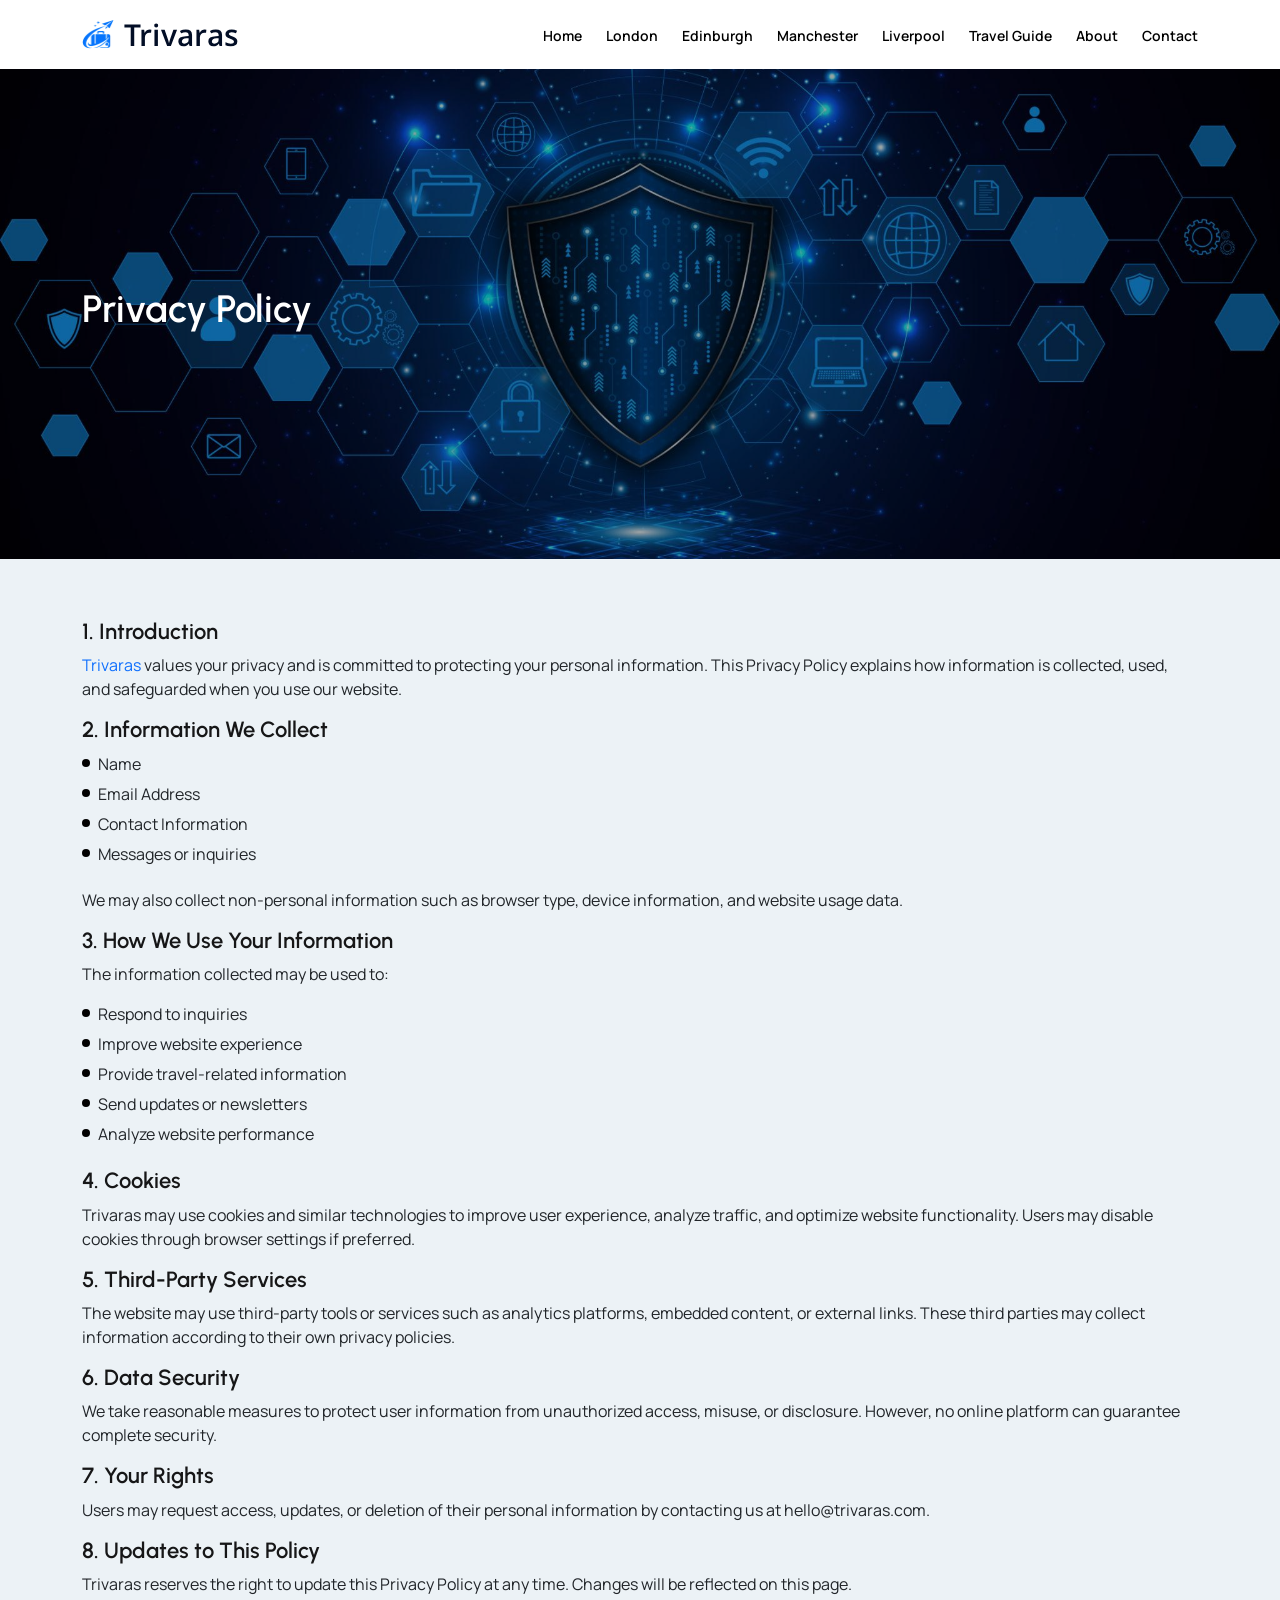
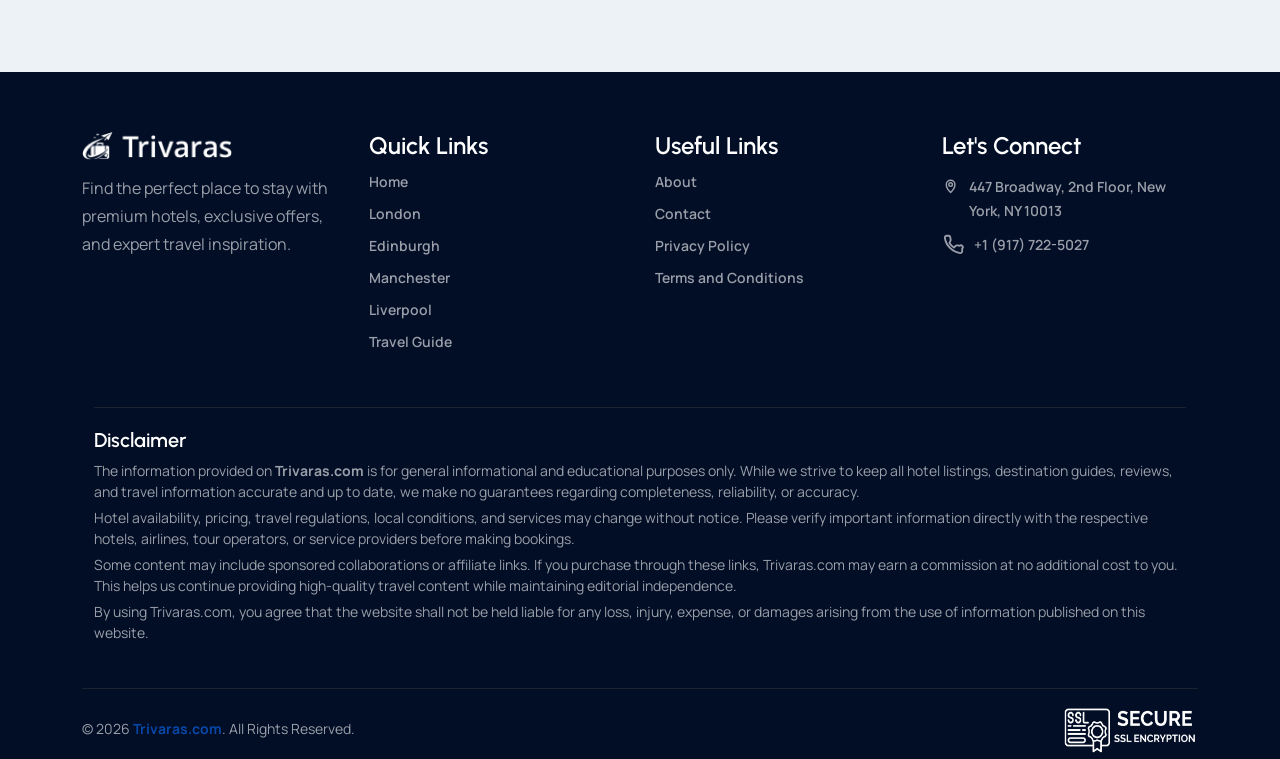
<file: privacy-policy.html>
<!DOCTYPE html>
<html lang="en">

<head>
    <meta charset="UTF-8">
    <meta name="viewport" content="width=device-width, initial-scale=1.0">
    <meta name="robots" content="index, follow">
    <meta name="description"
        content="Read the Trivaras Privacy Policy to understand how we collect, use, store, and protect your personal information while using our website.">
    <link rel="canonical" href="https://trivaras.com/privacy-policy.html">
    <meta property="og:type" content="website">
    <meta property="og:site_name" content="Trivaras">
    <meta property="og:title" content="Privacy Policy | Trivaras">
    <meta property="og:description"
        content="Learn how Trivaras collects, uses, and safeguards your personal information in accordance with our Privacy Policy.">
    <meta property="og:url" content="https://trivaras.com/privacy-policy.html">
    <meta property="og:image" content="https://trivaras.com/assets/images/privacy-policy-og.jpg">

    <meta name="twitter:card" content="summary_large_image">
    <meta name="twitter:title" content="Privacy Policy | Trivaras">
    <meta name="twitter:description"
        content="Learn how Trivaras collects, uses, and safeguards your personal information in accordance with our Privacy Policy.">
    <meta name="twitter:image" content="https://trivaras.com/assets/images/privacy-policy-og.jpg">
    <title>Privacy Policy | Trivaras</title>
    <link rel="stylesheet" href="assets/css/bootstrap.min.css">
    <link rel="stylesheet" href="assets/css/slick.css">
    <link rel="stylesheet" href="assets/css/slick-theme.css">
    <link rel="stylesheet" href="assets/css/style.css">
    <link rel="stylesheet" href="assets/css/responsive.css">
</head>

<body>

    <!-- ========= Header Section Start ========= -->
    <header class="header">
        <div class="container">
            <div class="row">
                <div class="col-12">
                    <div class="header-content d-flex justify-content-between align-items-center">
                        <!-- logo -->
                        <div class="header-logo">
                            <a href="./">
                                <img src="assets/images/logo.png" alt="Trivaras logo">
                            </a>
                        </div>
                        <!-- logo -->
                        <!-- Navigation -->
                        <div class="menu-list" id="mySidenavs">
                            <span class="menu-close" onclick="closeNav()">
                                <svg xmlns="http://www.w3.org/2000/svg" width="24" height="24" viewBox="0 0 24 24"
                                    fill="none" stroke="currentColor" stroke-width="2.5" stroke-linecap="round"
                                    stroke-linejoin="round">
                                    <line x1="18" y1="6" x2="6" y2="18"></line>
                                    <line x1="6" y1="6" x2="18" y2="18"></line>
                                </svg>
                            </span>
                            <ul class="d-flex align-items-center gap-4">
                                <li>
                                    <a href="./">Home</a>
                                </li>
                                <li>
                                    <a href="london">London </a>
                                </li>
                                <li>
                                    <a href="edinburgh">Edinburgh</a>
                                </li>
                                <li>
                                    <a href="manchester">Manchester</a>
                                </li>
                                <li>
                                    <a href="liverpool">Liverpool</a>
                                </li>
                                <li>
                                    <a href="travel-guide">Travel Guide</a>
                                </li>
                                <li>
                                    <a href="about">About</a>
                                </li>
                                <li>
                                    <a href="contact">Contact</a>
                                </li>
                            </ul>
                        </div>
                        <!-- Navigation -->
                        <!-- Toogle Button -->
                        <div class="menu-icon">
                            <span onclick="openNav()">
                                <svg xmlns="http://www.w3.org/2000/svg" width="24" height="24" viewBox="0 0 24 24"
                                    fill="none" stroke="currentColor" stroke-width="2" stroke-linecap="round"
                                    stroke-linejoin="round">
                                    <line x1="3" y1="6" x2="21" y2="6"></line>
                                    <line x1="3" y1="12" x2="21" y2="12"></line>
                                    <line x1="3" y1="18" x2="21" y2="18"></line>
                                </svg>
                            </span>
                        </div>
                        <!-- Toogle Button -->
                    </div>
                </div>
            </div>
        </div>
    </header>
    <!--========= Header Section End  ========= -->

    <main>
        <!--========= Inner Banner  ========= -->
        <div class="inr-bnr" style="background: url(./assets/images/privacy-bnr.jpg);">
            <div class="container">
                <div class="inner-content">
                    <h1>Privacy Policy</h1>
                </div>
            </div>
        </div>
        <!--========= Inner Banner  ========= -->

        <!--========= Privacy Policy content  ========= -->
        <section class="privacy-policy-wrapper">
            <div class="container">
                <div class="privacy-policy-content">
                    <h2>1. Introduction</h2>
                    <p><a href="./">Trivaras</a> values your privacy and is committed to protecting your personal
                        information. This Privacy Policy explains how information is collected, used, and safeguarded
                        when you use our website.</p>
                    <h2>2. Information We Collect</h2>
                    <ul>
                        <li>Name</li>
                        <li>Email Address</li>
                        <li>Contact Information</li>
                        <li>Messages or inquiries</li>
                    </ul>
                    <p>We may also collect non-personal information such as browser type, device information, and
                        website usage data.
                    </p>
                    <h2>3. How We Use Your Information</h2>
                    <p>The information collected may be used to:</p>
                    <ul>
                        <li>Respond to inquiries</li>
                        <li>Improve website experience</li>
                        <li>Provide travel-related information</li>
                        <li>Send updates or newsletters</li>
                        <li>Analyze website performance</li>
                    </ul>
                    <h2>4. Cookies
                    </h2>
                    <p>Trivaras may use cookies and similar technologies to improve user experience, analyze traffic,
                        and optimize website functionality. Users may disable cookies through browser settings if
                        preferred.
                    </p>
                    <h2>5. Third-Party Services</h2>
                    <p>The website may use third-party tools or services such as analytics platforms, embedded content,
                        or external links. These third parties may collect information according to their own privacy
                        policies.
                    </p>
                    <h2>6. Data Security</h2>
                    <p>We take reasonable measures to protect user information from unauthorized access, misuse, or
                        disclosure. However, no online platform can guarantee complete security.
                    </p>
                    <h2>7. Your Rights
                    </h2>
                    <p>Users may request access, updates, or deletion of their personal information by contacting us at
                        hello@trivaras.com.
                    </p>
                    <h2>8. Updates to This Policy
                    </h2>
                    <p>Trivaras reserves the right to update this Privacy Policy at any time. Changes will be reflected
                        on this page.
                    </p>
                </div>
            </div>
        </section>
        <!--========= Privacy Policy content  ========= -->


    </main>

    <!-- ========= Footer Section Start ========= -->
    <footer class="footer">
        <div class="container">
            <div class="footer-inner">
                <div class="footer-logo">
                    <a href="./">
                        <img src="assets/images/footer-logo.png" alt="Trivaras logo">
                    </a>
                    <p>Find the perfect place to stay with premium hotels, exclusive offers, and expert travel
                        inspiration.</p>
                </div>
                <div class="footer-link">
                    <h2>Quick Links</h2>
                    <ul>
                        <li><a href="/">Home</a></li>
                        <li><a href="london">London</a></li>
                        <li><a href="edinburgh">Edinburgh</a></li>
                        <li><a href="manchester">Manchester</a></li>
                        <li><a href="liverpool">Liverpool</a></li>
                        <li><a href="travel-guide">Travel Guide</a></li>
                    </ul>
                </div>
                <div class="footer-link">
                    <h2>Useful Links</h2>
                    <ul>
                        <li><a href="about">About</a></li>
                        <li><a href="contact">Contact</a></li>
                        <li><a href="privacy-policy">Privacy Policy</a></li>
                        <li><a href="terms-and-conditions">Terms and Conditions</a></li>
                    </ul>
                </div>

                <div class="social-icon">
                    <h2>Let's Connect</h2>
                    <div class="contact-info-footer">
                        <a href="https://maps.app.goo.gl/BRR1HKdNDoLYFyVw9" target="_blank">
                            <svg xmlns="http://www.w3.org/2000/svg" width="22" height="22" fill="none"
                                viewBox="0 0 24 24" stroke="currentColor" stroke-width="2">
                                <path stroke-linecap="round" stroke-linejoin="round"
                                    d="M12 21s-6-5.33-6-11a6 6 0 1 1 12 0c0 5.67-6 11-6 11z" />
                                <circle cx="12" cy="10" r="2.5" />
                            </svg>
                            <span> 447 Broadway, 2nd Floor, New York, NY 10013</span>
                        </a>
                        <a href="tel:+1(917)722-5027">
                            <svg xmlns="http://www.w3.org/2000/svg" width="22" height="22" fill="none"
                                viewBox="0 0 24 24" stroke="currentColor" stroke-width="2">
                                <path stroke-linecap="round" stroke-linejoin="round"
                                    d="M22 16.92v3a2 2 0 0 1-2.18 2A19.86 19.86 0 0 1 3.09 5.18 2 2 0 0 1 5.08 3h2a2 2 0 0 1 2 1.72l.38 2.65a2 2 0 0 1-.57 1.74L8.09 10.91a16 16 0 0 0 5 5l1.8-1.8a2 2 0 0 1 1.74-.57l2.65.38A2 2 0 0 1 22 16.92z" />
                            </svg>
                            <span>+1 (917) 722-5027</span>
                        </a>
                    </div>
                  
                </div>
            </div>
            <div class="footer-bottom">
                <div class="container">

                    <div class="footer-disclaimer">
                        <h3>Disclaimer</h3>

                        <p>
                            The information provided on <strong><a href="./">Trivaras.com</a></strong> is for general
                            informational and
                            educational purposes only. While we strive to keep all hotel listings, destination guides,
                            reviews, and travel information accurate and up to date, we make no guarantees regarding
                            completeness, reliability, or accuracy.
                        </p>

                        <p>
                            Hotel availability, pricing, travel regulations, local conditions, and services may change
                            without notice. Please verify important information directly with the respective hotels,
                            airlines, tour operators, or service providers before making bookings.
                        </p>

                        <p>
                            Some content may include sponsored collaborations or affiliate links. If you purchase
                            through
                            these links, <a href="./">Trivaras.com</a> may earn a commission at no additional cost to
                            you. This helps us
                            continue providing high-quality travel content while maintaining editorial independence.
                        </p>

                        <p>
                            By using <a href="./">Trivaras.com</a>, you agree that the website shall not be held liable
                            for any loss,
                            injury, expense, or damages arising from the use of information published on this website.
                        </p>
                    </div>

                </div>
            </div>
            <div class="copyright">
                <div class="copyright-text">
                    <p> © 2026 <strong><a href="./">Trivaras.com</a></strong>. All Rights Reserved.</p>
                </div>
                <div class="ssl">
                    <a href="./">
                        <img src="assets/images/ssl.png" alt="ssl">
                    </a>
                </div>
            </div>
        </div>
    </footer>
    <!--========= Footer Section End  ========= -->

    <!--  -->
    <script src="assets/js/bootstrap.bundle.min.js"></script>
    <script src="assets/js/jquery.min.js"></script>
    <script src="assets/js/slick.js"></script>
    <script src="assets/js/index.js"></script>
</body>

</html>
</file>
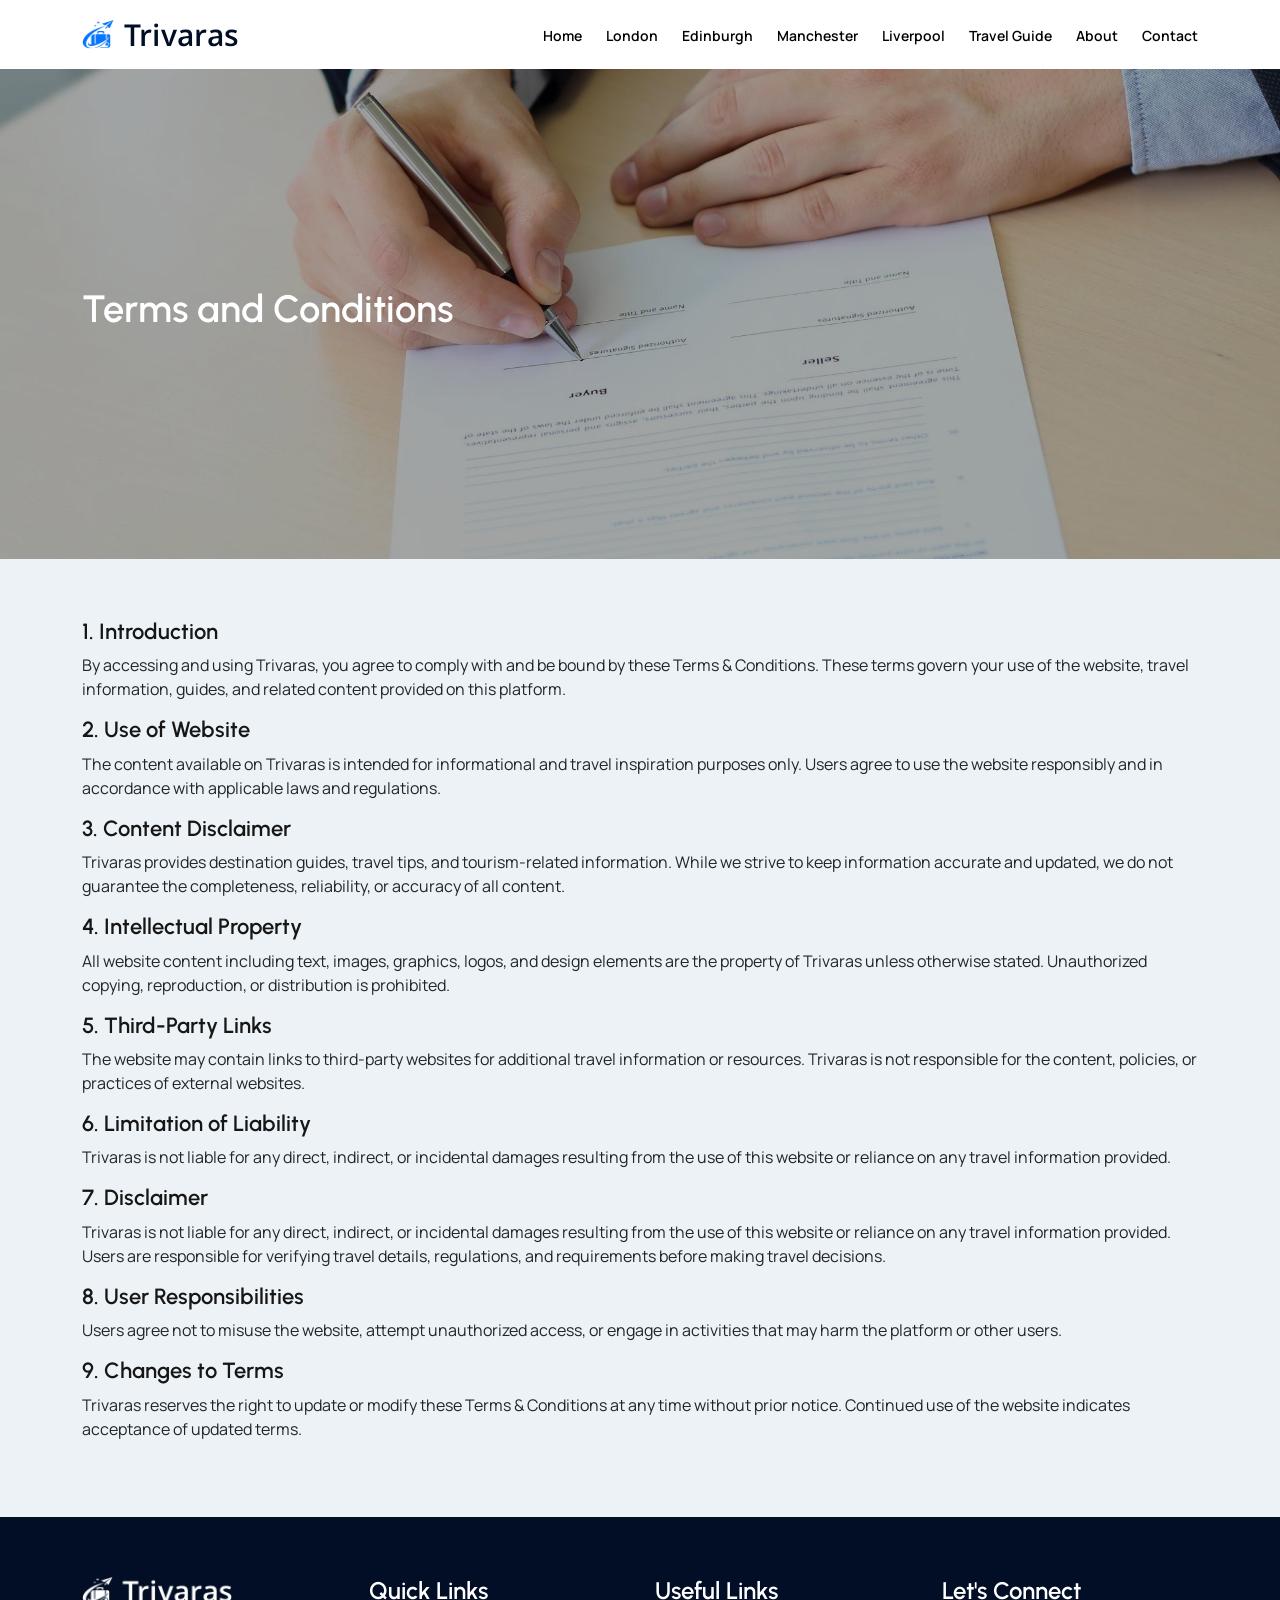
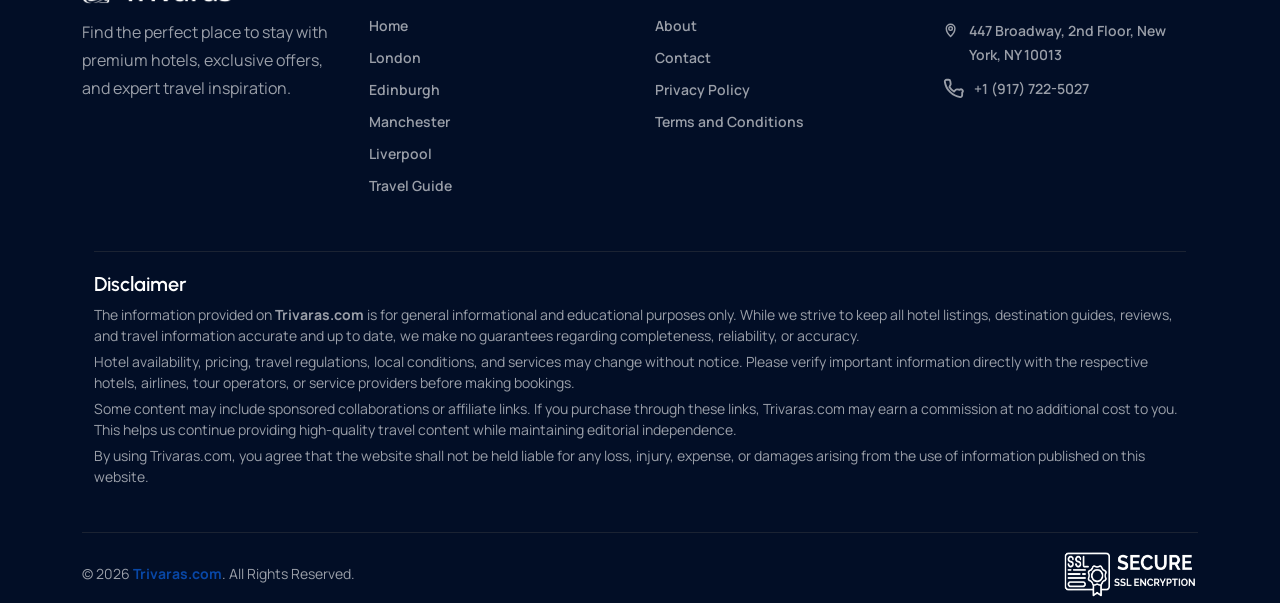
<file: terms-and-conditions.html>
<!DOCTYPE html>
<html lang="en">

<head>
    <meta charset="UTF-8">
    <meta name="viewport" content="width=device-width, initial-scale=1.0">
    <meta name="robots" content="index, follow">
    <meta name="description"
        content="Read the Trivaras Terms and Conditions governing the use of our website, services, content, and user responsibilities.">
    <meta name="robots" content="index,follow">

    <link rel="canonical" href="https://trivaras.com/terms-and-conditions.html">

    <meta property="og:type" content="website">
    <meta property="og:site_name" content="Trivaras">
    <meta property="og:title" content="Terms and Conditions | Trivaras">
    <meta property="og:description"
        content="Review the terms and conditions for accessing and using the Trivaras website and its services.">
    <meta property="og:url" content="https://trivaras.com/terms-and-conditions.html">
    <meta property="og:image" content="https://trivaras.com/assets/images/terms-og.jpg">

    <meta name="twitter:card" content="summary_large_image">
    <meta name="twitter:title" content="Terms and Conditions | Trivaras">
    <meta name="twitter:description"
        content="Review the terms and conditions for accessing and using the Trivaras website and its services.">
    <meta name="twitter:image" content="https://trivaras.com/assets/images/terms-og.jpg">

    <title>Terms and Conditions | Trivaras</title>
    <link rel="stylesheet" href="assets/css/bootstrap.min.css">
    <link rel="stylesheet" href="assets/css/slick.css">
    <link rel="stylesheet" href="assets/css/slick-theme.css">
    <link rel="stylesheet" href="assets/css/style.css">
    <link rel="stylesheet" href="assets/css/responsive.css">
    <link rel="shortcut icon" href="assets/images/favicon-32x32.png" type="image/x-icon">

</head>

<body>

    <!-- ========= Header Section Start ========= -->
    <header class="header">
        <div class="container">
            <div class="row">
                <div class="col-12">
                    <div class="header-content d-flex justify-content-between align-items-center">
                        <!-- logo -->
                        <div class="header-logo">
                            <a href="./">
                                <img src="assets/images/logo.png" alt="Trivaras logo">

                            </a>
                        </div>
                        <!-- logo -->
                        <!-- Navigation -->
                        <div class="menu-list" id="mySidenavs">
                            <span class="menu-close" onclick="closeNav()">
                                <svg xmlns="http://www.w3.org/2000/svg" width="24" height="24" viewBox="0 0 24 24"
                                    fill="none" stroke="currentColor" stroke-width="2.5" stroke-linecap="round"
                                    stroke-linejoin="round">
                                    <line x1="18" y1="6" x2="6" y2="18"></line>
                                    <line x1="6" y1="6" x2="18" y2="18"></line>
                                </svg>
                            </span>
                            <ul class="d-flex align-items-center gap-4">
                                <li>
                                    <a href="./">Home</a>
                                </li>
                                <li>
                                    <a href="london">London </a>
                                </li>
                                <li>
                                    <a href="edinburgh">Edinburgh</a>
                                </li>
                                <li>
                                    <a href="manchester">Manchester</a>
                                </li>
                                <li>
                                    <a href="liverpool">Liverpool</a>
                                </li>
                                <li>
                                    <a href="travel-guide">Travel Guide</a>
                                </li>
                                <li>
                                    <a href="about">About</a>
                                </li>
                                <li>
                                    <a href="contact">Contact</a>
                                </li>
                            </ul>
                        </div>
                        <!-- Navigation -->
                        <!-- Toogle Button -->
                        <div class="menu-icon">
                            <span onclick="openNav()">
                                <svg xmlns="http://www.w3.org/2000/svg" width="24" height="24" viewBox="0 0 24 24"
                                    fill="none" stroke="currentColor" stroke-width="2" stroke-linecap="round"
                                    stroke-linejoin="round">
                                    <line x1="3" y1="6" x2="21" y2="6"></line>
                                    <line x1="3" y1="12" x2="21" y2="12"></line>
                                    <line x1="3" y1="18" x2="21" y2="18"></line>
                                </svg>
                            </span>
                        </div>
                        <!-- Toogle Button -->
                    </div>
                </div>
            </div>
        </div>
    </header>
    <!--========= Header Section End  ========= -->

    <main>
        <!--========= Inner Banner  ========= -->
        <section class="inr-bnr" style="background: url(./assets/images/terms-bnr.jpg);">
            <div class="container">
                <div class="inner-content">
                    <h1>Terms and Conditions</h1>
                </div>
            </div>
        </section>
        <!--========= Inner Banner  ========= -->

        <!--========= Privacy Policy content  ========= -->
        <section class="privacy-policy-wrapper">
            <div class="container">
                <div class="privacy-policy-content">
                    <h2>1. Introduction</h2>
                    <p>By accessing and using Trivaras, you agree to comply with and be bound by these Terms &
                        Conditions. These terms govern your use of the website, travel information, guides, and related
                        content provided on this platform.
                    </p>
                    <h2>2. Use of Website</h2>
                    <p>The content available on Trivaras is intended for informational and travel inspiration purposes
                        only. Users agree to use the website responsibly and in accordance with applicable laws and
                        regulations.
                    </p>
                    <h2>3. Content Disclaimer</h2>
                    <p>Trivaras provides destination guides, travel tips, and tourism-related information. While we
                        strive to keep information accurate and updated, we do not guarantee the completeness,
                        reliability, or accuracy of all content.
                    </p>
                    <h2>4. Intellectual Property
                    </h2>
                    <p>All website content including text, images, graphics, logos, and design elements are the property
                        of Trivaras unless otherwise stated. Unauthorized copying, reproduction, or distribution is
                        prohibited.
                    </p>
                    <h2>5. Third-Party Links</h2>
                    <p>The website may contain links to third-party websites for additional travel information or
                        resources. Trivaras is not responsible for the content, policies, or practices of external
                        websites.
                    </p>
                    <h2>6. Limitation of Liability
                    </h2>
                    <p>Trivaras is not liable for any direct, indirect, or incidental damages resulting from the use of
                        this website or reliance on any travel information provided.
                    </p>
                    <h2>7. Disclaimer
                    </h2>
                    <p>Trivaras is not liable for any direct, indirect, or incidental damages resulting from the use of
                        this website or reliance on any travel information provided.
                        Users are responsible for verifying travel details, regulations, and requirements before making
                        travel decisions.</p>
                    <h2>8. User Responsibilities
                    </h2>
                    <p>Users agree not to misuse the website, attempt unauthorized access, or engage in activities that
                        may harm the platform or other users.
                    </p>
                    <h2>9. Changes to Terms</h2>
                    <p>Trivaras reserves the right to update or modify these Terms & Conditions at any time without
                        prior notice. Continued use of the website indicates acceptance of updated terms.
                    </p>
                </div>
            </div>
        </section>
        <!--========= Privacy Policy content  ========= -->


    </main>

    <!-- ========= Footer Section Start ========= -->
    <footer class="footer">
        <div class="container">
            <div class="footer-inner">
                <div class="footer-logo">
                    <a href="./">
                        <img src="assets/images/footer-logo.png" alt="Trivaras logo">

                    </a>
                    <p>Find the perfect place to stay with premium hotels, exclusive offers, and expert travel
                        inspiration.</p>
                </div>
                <div class="footer-link">
                    <h2>Quick Links</h2>
                    <ul>
                        <li><a href="/">Home</a></li>
                        <li><a href="london">London</a></li>
                        <li><a href="edinburgh">Edinburgh</a></li>
                        <li><a href="manchester">Manchester</a></li>
                        <li><a href="liverpool">Liverpool</a></li>
                        <li><a href="travel-guide">Travel Guide</a></li>
                    </ul>
                </div>
                <div class="footer-link">
                    <h2>Useful Links</h2>
                    <ul>
                        <li><a href="about">About</a></li>
                        <li><a href="contact">Contact</a></li>
                        <li><a href="privacy-policy">Privacy Policy</a></li>
                        <li><a href="terms-and-conditions">Terms and Conditions</a></li>
                    </ul>
                </div>

                <div class="social-icon">
                    <h2>Let's Connect</h2>
                    <div class="contact-info-footer">
                        <a href="https://maps.app.goo.gl/BRR1HKdNDoLYFyVw9" target="_blank">
                            <svg xmlns="http://www.w3.org/2000/svg" width="22" height="22" fill="none"
                                viewBox="0 0 24 24" stroke="currentColor" stroke-width="2">
                                <path stroke-linecap="round" stroke-linejoin="round"
                                    d="M12 21s-6-5.33-6-11a6 6 0 1 1 12 0c0 5.67-6 11-6 11z" />
                                <circle cx="12" cy="10" r="2.5" />
                            </svg>
                            <span> 447 Broadway, 2nd Floor, New York, NY 10013</span>
                        </a>
                        <a href="tel:+1(917)722-5027">
                            <svg xmlns="http://www.w3.org/2000/svg" width="22" height="22" fill="none"
                                viewBox="0 0 24 24" stroke="currentColor" stroke-width="2">
                                <path stroke-linecap="round" stroke-linejoin="round"
                                    d="M22 16.92v3a2 2 0 0 1-2.18 2A19.86 19.86 0 0 1 3.09 5.18 2 2 0 0 1 5.08 3h2a2 2 0 0 1 2 1.72l.38 2.65a2 2 0 0 1-.57 1.74L8.09 10.91a16 16 0 0 0 5 5l1.8-1.8a2 2 0 0 1 1.74-.57l2.65.38A2 2 0 0 1 22 16.92z" />
                            </svg>
                            <span>+1 (917) 722-5027</span>
                        </a>
                    </div>
                
                </div>
            </div>
            <div class="footer-bottom">
                <div class="container">

                    <div class="footer-disclaimer">
                        <h3>Disclaimer</h3>

                        <p>
                            The information provided on <strong><a href="./">Trivaras.com</a></strong> is for general
                            informational and
                            educational purposes only. While we strive to keep all hotel listings, destination guides,
                            reviews, and travel information accurate and up to date, we make no guarantees regarding
                            completeness, reliability, or accuracy.
                        </p>

                        <p>
                            Hotel availability, pricing, travel regulations, local conditions, and services may change
                            without notice. Please verify important information directly with the respective hotels,
                            airlines, tour operators, or service providers before making bookings.
                        </p>

                        <p>
                            Some content may include sponsored collaborations or affiliate links. If you purchase
                            through
                            these links, <a href="./">Trivaras.com</a> may earn a commission at no additional cost to
                            you. This helps us
                            continue providing high-quality travel content while maintaining editorial independence.
                        </p>

                        <p>
                            By using <a href="./">Trivaras.com</a>, you agree that the website shall not be held liable
                            for any loss,
                            injury, expense, or damages arising from the use of information published on this website.
                        </p>
                    </div>

                </div>
            </div>
            <div class="copyright">
                <div class="copyright-text">
                    <p> © 2026 <strong><a href="./">Trivaras.com</a></strong>. All Rights Reserved.</p>
                </div>
                <div class="ssl">
                    <a href="./">
                        <img src="assets/images/ssl.png" alt="ssl">
                    </a>
                </div>
            </div>
        </div>
    </footer>
    <!--========= Footer Section End  ========= -->

    <!--  -->
    <script src="assets/js/bootstrap.bundle.min.js"></script>
    <script src="assets/js/jquery.min.js"></script>
    <script src="assets/js/slick.js"></script>
    <script src="assets/js/index.js"></script>
</body>

</html>
</file>
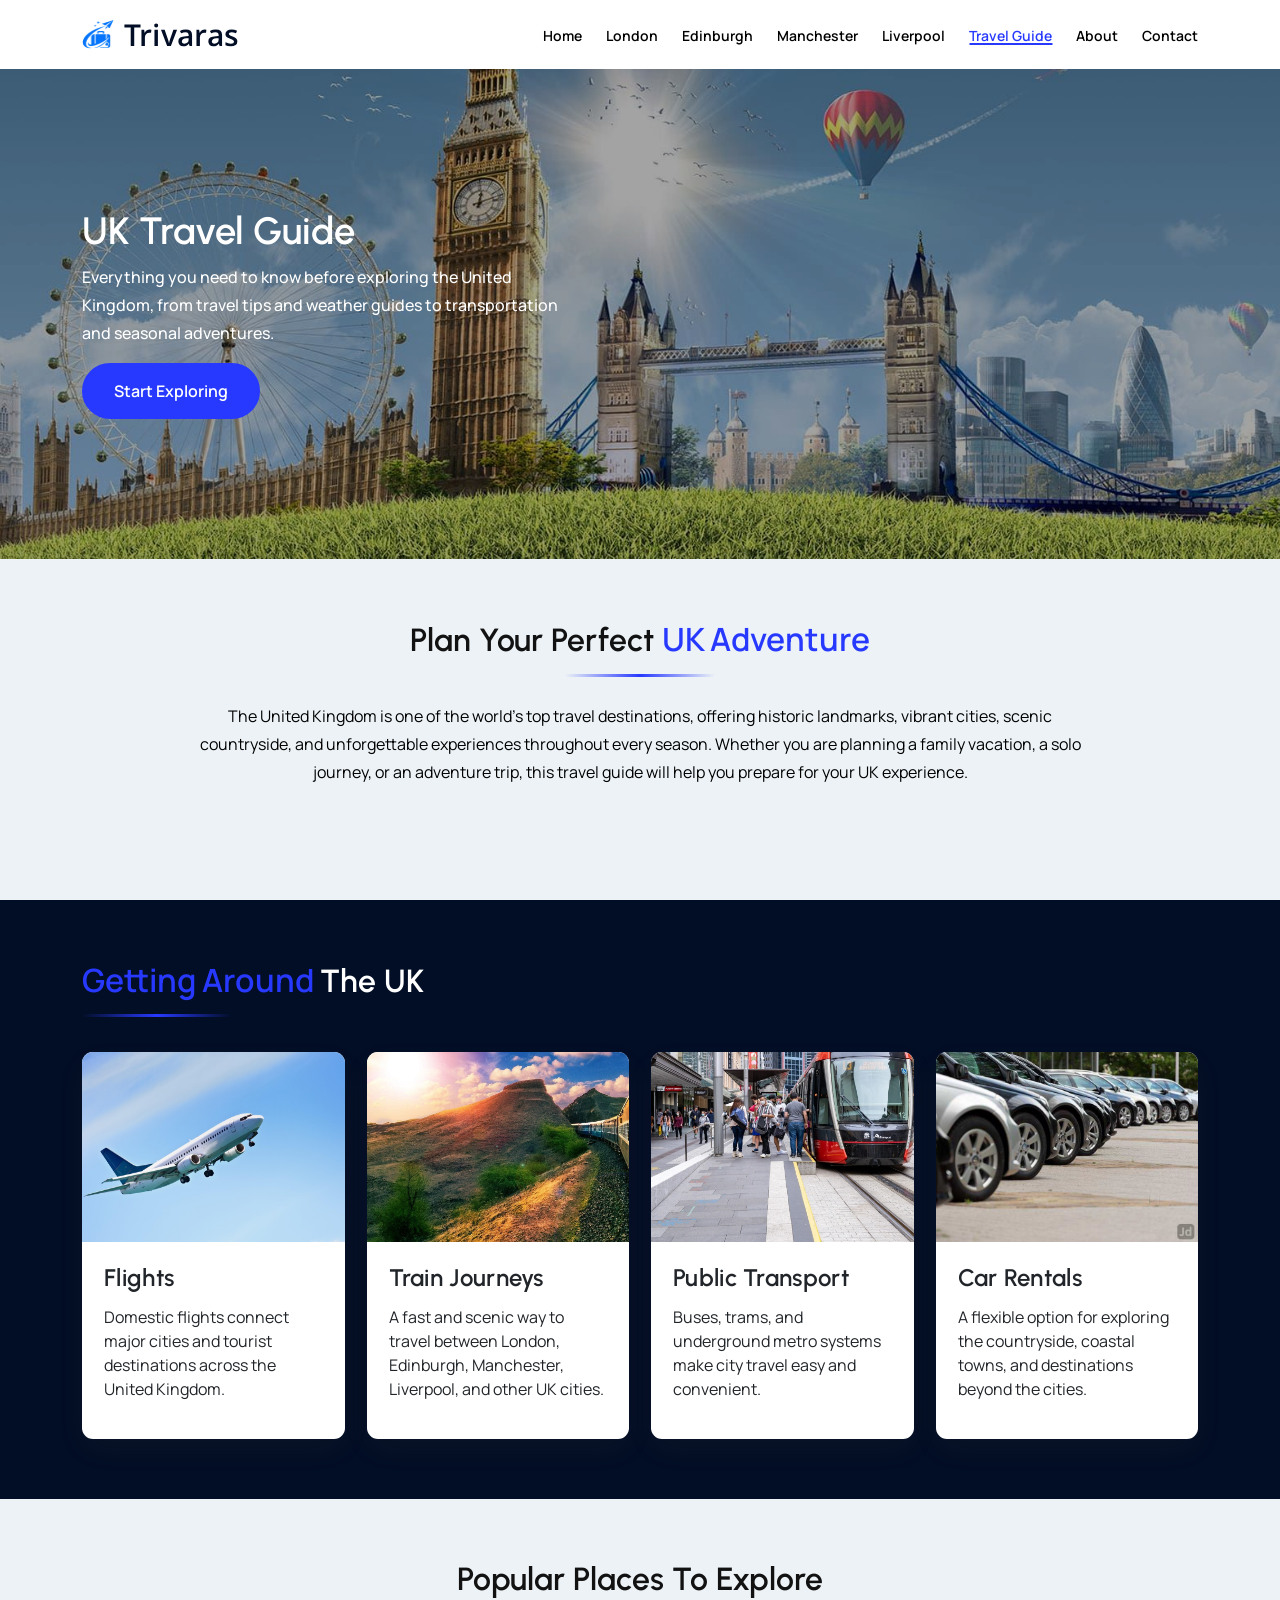
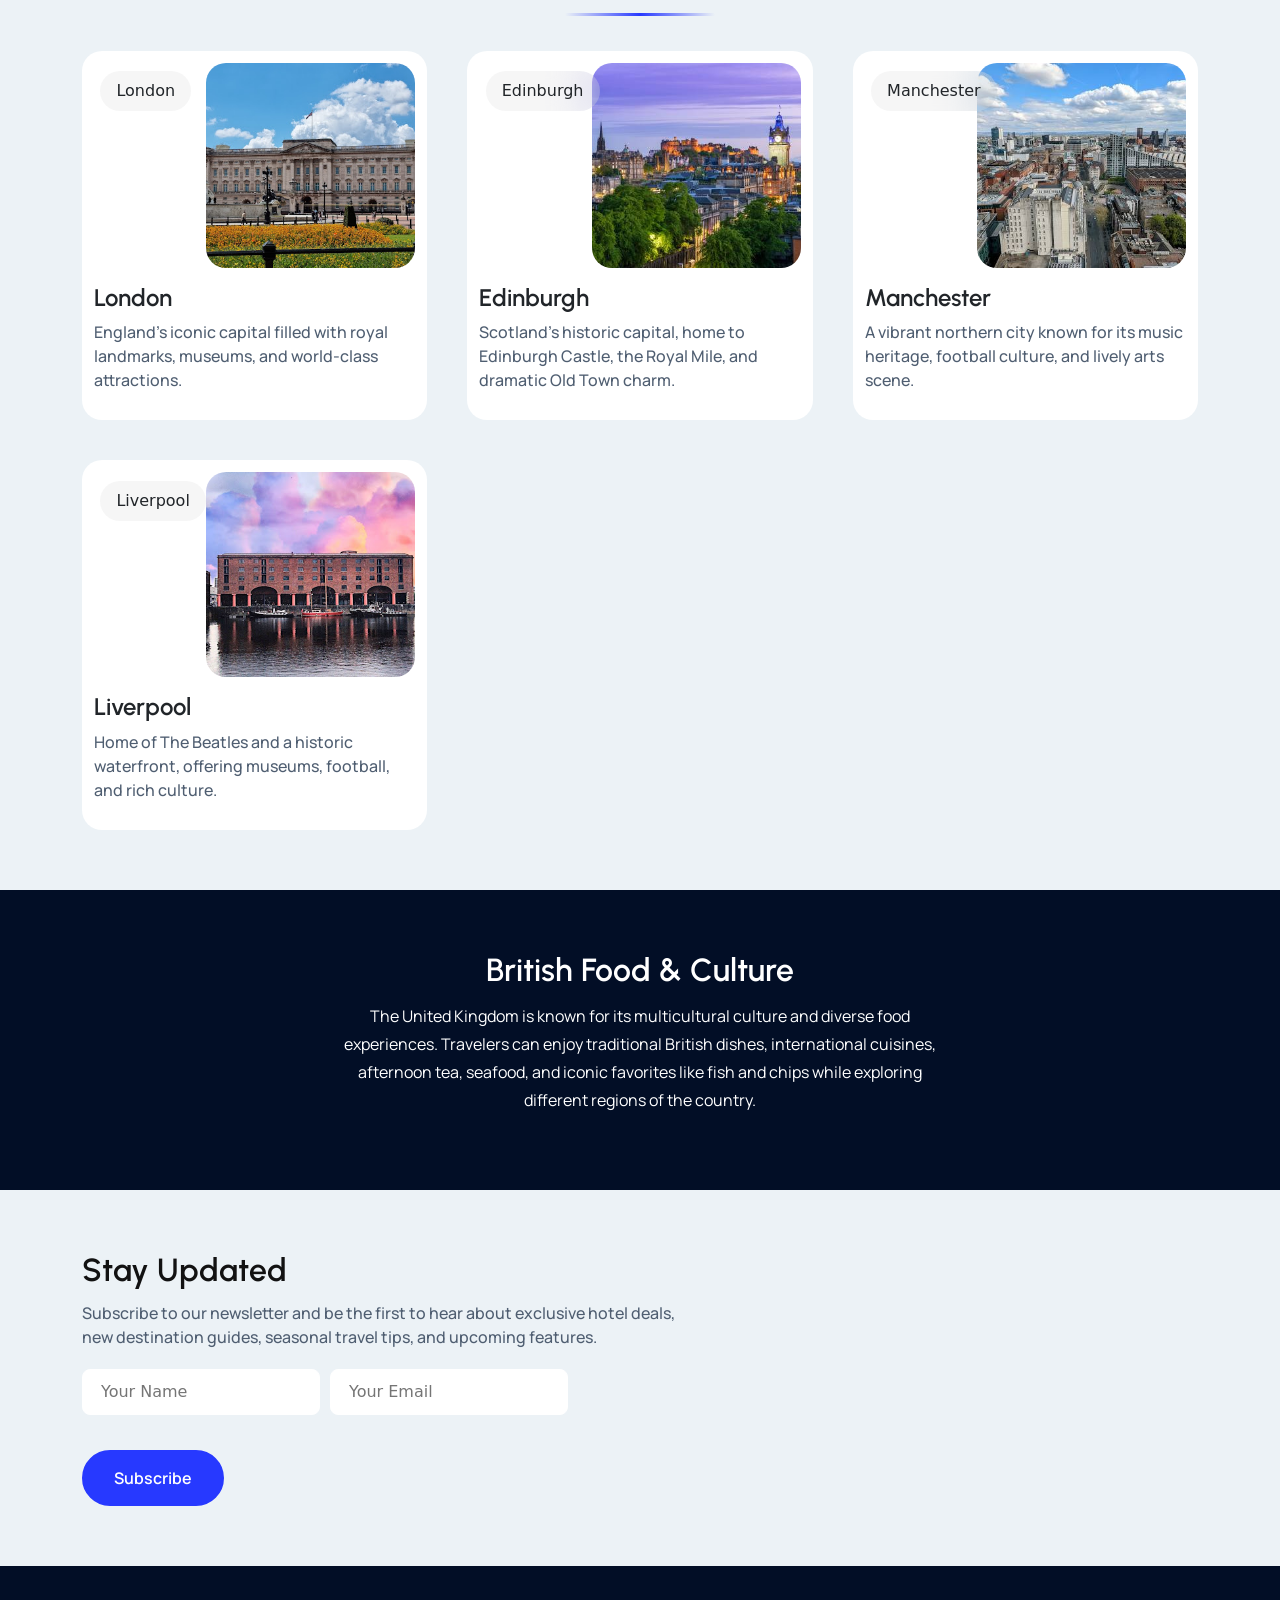
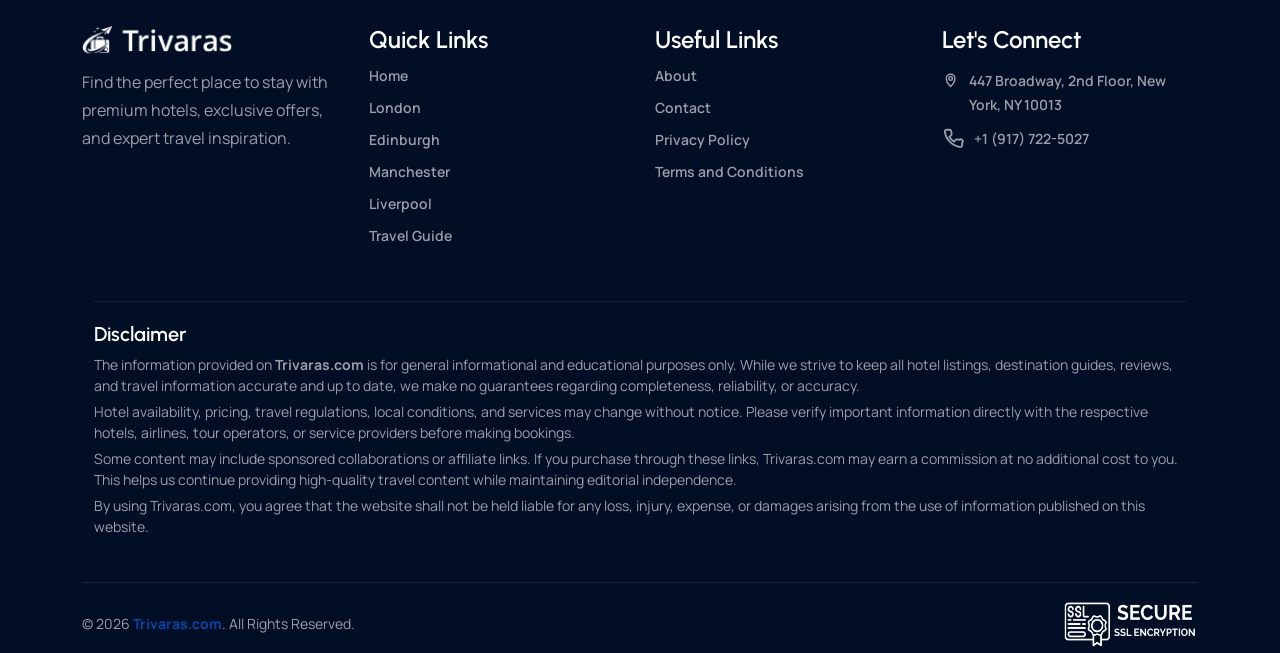
<file: travel-guide.html>
<!DOCTYPE html>
<html lang="en">

<head>
    <meta charset="UTF-8">
    <meta name="viewport" content="width=device-width, initial-scale=1.0">
    <meta name="robots" content="index, follow">

    <meta name="description"
        content="Comprehensive UK travel guides, itineraries, transportation tips, accommodation advice, and destination recommendations.">

    <link rel="canonical" href="https://trivaras.com/travel-guide.html">

    <meta property="og:type" content="website">
    <meta property="og:site_name" content="Trivaras">
    <meta property="og:title" content="UK Travel Guide | Trivaras">
    <meta property="og:description" content="Everything you need to plan your UK journey with practical travel advice.">
    <meta property="og:url" content="https://trivaras.com/travel-guide.html">
    <meta property="og:image" content="https://trivaras.com/assets/images/travel-guide-og.jpg">

    <meta name="twitter:card" content="summary_large_image">
    <meta name="twitter:title" content="UK Travel Guide | Trivaras">
    <meta name="twitter:description"
        content="Everything you need to plan your UK journey with practical travel advice.">
    <meta name="twitter:image" content="https://trivaras.com/assets/images/travel-guide-og.jpg">
    <title>Travel Guide | Trivaras</title>
    <link rel="stylesheet" href="assets/css/bootstrap.min.css">
    <link rel="stylesheet" href="assets/css/slick.css">
    <link rel="stylesheet" href="assets/css/slick-theme.css">
    <link rel="stylesheet" href="assets/css/style.css">
    <link rel="stylesheet" href="assets/css/responsive.css">
    <link rel="shortcut icon" href="assets/images/favicon-32x32.png" type="image/x-icon">

</head>

<body>

    <!-- ========= Header Section Start ========= -->
    <header class="header">
        <div class="container">
            <div class="row">
                <div class="col-12">
                    <div class="header-content d-flex justify-content-between align-items-center">
                        <!-- logo -->
                        <div class="header-logo">
                            <a href="./">
                                <img src="assets/images/logo.png" alt="Trivaras logo">

                            </a>
                        </div>
                        <!-- logo -->
                        <!-- Navigation -->
                        <div class="menu-list" id="mySidenavs">
                            <span class="menu-close" onclick="closeNav()">
                                <svg xmlns="http://www.w3.org/2000/svg" width="24" height="24" viewBox="0 0 24 24"
                                    fill="none" stroke="currentColor" stroke-width="2.5" stroke-linecap="round"
                                    stroke-linejoin="round">
                                    <line x1="18" y1="6" x2="6" y2="18"></line>
                                    <line x1="6" y1="6" x2="18" y2="18"></line>
                                </svg>
                            </span>
                            <ul class="d-flex align-items-center gap-4">
                                <li>
                                    <a href="./">Home</a>
                                </li>
                                <li>
                                    <a href="london">London </a>
                                </li>
                                <li>
                                    <a href="edinburgh">Edinburgh</a>
                                </li>
                                <li>
                                    <a href="manchester">Manchester</a>
                                </li>
                                <li>
                                    <a href="liverpool">Liverpool</a>
                                </li>
                                <li>
                                    <a href="travel-guide" class="active">Travel Guide</a>
                                </li>
                                <li>
                                    <a href="about">About</a>
                                </li>
                                <li>
                                    <a href="contact">Contact</a>
                                </li>
                            </ul>
                        </div>
                        <!-- Navigation -->
                        <!-- Toogle Button -->
                        <div class="menu-icon">
                            <span onclick="openNav()">
                                <svg xmlns="http://www.w3.org/2000/svg" width="24" height="24" viewBox="0 0 24 24"
                                    fill="none" stroke="currentColor" stroke-width="2" stroke-linecap="round"
                                    stroke-linejoin="round">
                                    <line x1="3" y1="6" x2="21" y2="6"></line>
                                    <line x1="3" y1="12" x2="21" y2="12"></line>
                                    <line x1="3" y1="18" x2="21" y2="18"></line>
                                </svg>
                            </span>
                        </div>
                        <!-- Toogle Button -->
                    </div>
                </div>
            </div>
        </div>
    </header>
    <!--========= Header Section End  ========= -->

    <main>
        <!--========= Inner Banner  ========= -->
        <section class="inr-bnr" style="background: url(./assets/images/guide-bnr.jpg);">
            <div class="container">
                <div class="inner-content">
                    <h1>UK Travel Guide</h1>
                    <p>Everything you need to know before exploring the United Kingdom, from travel tips and
                        weather guides to transportation and seasonal adventures.

                    </p>
                    <a href="#Explore">Start Exploring</a>
                </div>
            </div>
        </section>
        <!--========= Inner Banner  ========= -->

        <!--========= About  ========= -->
        <section class="transform-about">
            <div class="container">
                <div class="transform-top">
                    <h2 class="underline-b">Plan Your Perfect <span> UK Adventure </span>
                    </h2>
                    <p>The United Kingdom is one of the world's top travel destinations, offering historic landmarks,
                        vibrant cities,
                        scenic countryside, and unforgettable experiences throughout every season. Whether you are
                        planning a
                        family vacation, a solo journey, or an adventure trip, this travel guide will help you prepare
                        for your UK
                        experience.

                    </p>
                </div>
                <!-- <div class="transform-wrapper">
                    <div class="transform-grid">
                        <div class="transform-list">
                            <div class="about-card">
                                <div class="about-card-img">
                                    <img src="assets/images/dock.jpg" alt="dock">
                                </div>
                                <div class="about-card-content">
                                    <h3>Royal Albert Dock</h3>
                                    <p>One of England's most famous waterfront landmarks offering museums, restaurants,
                                        and stunning harbour views.

                                    </p>
                                </div>
                            </div>
                        </div>
                        <div class="transform-list">
                            <div class="about-card">
                                <div class="about-card-img">
                                    <img src="assets/images/science.jpg" alt="science">
                                </div>
                                <div class="about-card-content">
                                    <h3>The Beatles Story</h3>
                                    <p>Discover the history, music, and legacy of Liverpool's most famous musical icons
                                        in this immersive museum. </p>
                                </div>
                            </div>
                        </div>
                        <div class="transform-list">
                            <div class="about-card">
                                <div class="about-card-img">
                                    <img src="assets/images/cathedral.jpg" alt="cathedral">
                                </div>
                                <div class="about-card-content">
                                    <h3>Liverpool Cathedral</h3>
                                    <p>Explore one of the largest cathedrals in the world, featuring striking Gothic
                                        Revival architecture.

                                    </p>
                                </div>
                            </div>
                        </div>
                        <div class="transform-list">
                            <div class="about-card">
                                <div class="about-card-img">
                                    <img src="assets/images/anfield-stadium.jpg" alt="anfield">
                                </div>
                                <div class="about-card-content">
                                    <h3>Anfield Stadium</h3>
                                    <p>Enjoy stadium tours, football history, and the electric atmosphere of one of
                                        England's most iconic clubs.

                                    </p>
                                </div>
                            </div>
                        </div>
                    </div>
                </div> -->
            </div>
        </section>
        <!--========= About  ========= -->

        <!--========= Things to Do in London  ========= -->
        <section class="london-in-do">
            <div class="container">
                <div class="london-in">
                    <h2 class="underline-b-l underline-b"><span>Getting Around

                        </span> the UK</h2>
                </div>
                <div class="london-grid">
                    <div class="london-grid-card">
                        <div class="london-grid-card-img">
                            <img src="assets/images/Flights.jpg" alt="Flights">
                        </div>
                        <div class="london-grid-card-content">
                            <h3>Flights </h3>
                            <p>Domestic flights connect major cities and tourist destinations across the United Kingdom.

                            </p>
                        </div>
                    </div>
                    <div class="london-grid-card">
                        <div class="london-grid-card-img">
                            <img src="assets/images/train.jpg" alt="train">
                        </div>
                        <div class="london-grid-card-content">
                            <h3>Train Journeys</h3>
                            <p>A fast and scenic way to travel between London, Edinburgh, Manchester, Liverpool, and
                                other UK cities.
                            </p>
                        </div>
                    </div>
                    <div class="london-grid-card">
                        <div class="london-grid-card-img">
                            <img src="assets/images/public-transport.webp" alt="transport">
                        </div>
                        <div class="london-grid-card-content">
                            <h3>Public Transport
                            </h3>
                            <p>Buses, trams, and underground metro systems make city travel easy and convenient.

                            </p>
                        </div>
                    </div>
                    <div class="london-grid-card">
                        <div class="london-grid-card-img">
                            <img src="assets/images/car-rentals.avif" alt="rentals">
                        </div>
                        <div class="london-grid-card-content">
                            <h3>Car Rentals
                            </h3>
                            <p>A flexible option for exploring the countryside, coastal towns, and destinations beyond
                                the cities.

                            </p>
                        </div>
                    </div>

                </div>
            </div>
        </section>
        <!-- ========= Things to Explore ========= -->
        <section class="things-to-explore"  id="Explore">
            <div class="container">
                <div class="explore-heading">
                    <h2 class="underline-b">Popular Places to Explore</h2>

                </div>
                <div class="explore-list">
                    <div class="explore-item">
                        <div class="card-top">
                            <div class="card-badge">
                                <div class="badge-text">London</div>
                            </div>
                            <div class="image-block">
                                <img src="assets/images/London-card.jpg" alt="London-card">
                            </div>
                        </div>
                        <div class="explore-content-wrapper">
                            <h3>London</h3>
                            <p>England's iconic capital filled with royal landmarks, museums, and world-class
                                attractions.
                            </p>
                        </div>
                    </div>
                    <div class="explore-item">
                        <div class="card-top">
                            <div class="card-badge">
                                <div class="badge-text">Edinburgh</div>
                            </div>
                            <div class="image-block">
                                <img src="assets/images/Edinburgh-card.jpg" alt="Edinburgh-card">
                            </div>
                        </div>
                        <div class="explore-content-wrapper">
                            <h3>Edinburgh</h3>
                            <p>Scotland's historic capital, home to Edinburgh Castle, the Royal Mile, and dramatic Old
                                Town charm.
                            </p>
                        </div>
                    </div>
                    <div class="explore-item">
                        <div class="card-top">
                            <div class="card-badge">
                                <div class="badge-text">Manchester</div>
                            </div>
                            <div class="image-block">
                                <img src="assets/images/manchester-card.jpg" alt="manchester-card">
                            </div>
                        </div>
                        <div class="explore-content-wrapper">
                            <h3>Manchester</h3>
                            <p>A vibrant northern city known for its music heritage, football culture, and lively arts
                                scene.
                            </p>
                        </div>
                    </div>
                    <div class="explore-item">
                        <div class="card-top">
                            <div class="card-badge">
                                <div class="badge-text">Liverpool</div>
                            </div>
                            <div class="image-block">
                                <img src="assets/images/liverpool-card.jpg" alt="liverpool-card">
                            </div>
                        </div>
                        <div class="explore-content-wrapper">
                            <h3>Liverpool</h3>
                            <p>Home of The Beatles and a historic waterfront, offering museums, football, and rich
                                culture.
                            </p>
                        </div>
                    </div>


                </div>
            </div>
        </section>
        <!-- ========= Things to Explore ========= -->
        <!-- ========= Plan Your Perfect UK Journey ========= -->
        <section class="plan-journey">
            <div class="container">
                <div class="plan-content">
                    <h2>British Food & Culture</h2>
                    <p>The United Kingdom is known for its multicultural culture and diverse food experiences. Travelers
                        can enjoy traditional British dishes, international cuisines, afternoon tea, seafood, and iconic
                        favorites like fish and chips while exploring different regions of the country.</p>

                </div>
            </div>
        </section>
        <!-- ========= Plan Your Perfect UK Journey ========= -->

        <!-- ========= Stay Updated ========= -->
        <section class="stay-updated">
            <div class="container">
                <div class="stay-updated-inner">
                    <h2>Stay Updated</h2>
                    <p>Subscribe to our newsletter and be the first to hear about exclusive hotel
                        deals, new destination guides, seasonal travel tips, and upcoming features.</p>
                    <form id="newsletterForm" novalidate>
                        <div class="form-wrapper-box">
                            <div class="form-wrapper">
                                <input type="text" id="newsletterName" placeholder="Your Name">
                                <small class="error-message"></small>
                            </div>

                            <div class="form-wrapper">
                                <input type="email" id="newsletterEmail" placeholder="Your Email">
                                <small class="error-message"></small>
                            </div>
                        </div>

                        <button type="submit">Subscribe</button>
                    </form>
                </div>
            </div>
        </section>
        <!-- ========= Stay Updated ========= -->


    </main>

    <!-- ========= Footer Section Start ========= -->
    <footer class="footer">
        <div class="container">
            <div class="footer-inner">
                <div class="footer-logo">
                    <a href="./">
                        <img src="assets/images/footer-logo.png" alt="Trivaras logo">

                    </a>
                    <p>Find the perfect place to stay with premium hotels, exclusive offers, and expert travel
                        inspiration.</p>
                </div>
                <div class="footer-link">
                    <h2>Quick Links</h2>
                    <ul>
                        <li><a href="/">Home</a></li>
                        <li><a href="london">London</a></li>
                        <li><a href="edinburgh">Edinburgh</a></li>
                        <li><a href="manchester">Manchester</a></li>
                        <li><a href="liverpool">Liverpool</a></li>
                        <li><a href="travel-guide">Travel Guide</a></li>
                    </ul>
                </div>
                <div class="footer-link">
                    <h2>Useful Links</h2>
                    <ul>
                        <li><a href="about">About</a></li>
                        <li><a href="contact">Contact</a></li>
                        <li><a href="privacy-policy">Privacy Policy</a></li>
                        <li><a href="terms-and-conditions">Terms and Conditions</a></li>
                    </ul>
                </div>

                <div class="social-icon">
                    <h2>Let's Connect</h2>
                    <div class="contact-info-footer">
                        <a href="https://maps.app.goo.gl/BRR1HKdNDoLYFyVw9" target="_blank">
                            <svg xmlns="http://www.w3.org/2000/svg" width="22" height="22" fill="none"
                                viewBox="0 0 24 24" stroke="currentColor" stroke-width="2">
                                <path stroke-linecap="round" stroke-linejoin="round"
                                    d="M12 21s-6-5.33-6-11a6 6 0 1 1 12 0c0 5.67-6 11-6 11z" />
                                <circle cx="12" cy="10" r="2.5" />
                            </svg>
                            <span> 447 Broadway, 2nd Floor, New York, NY 10013</span>
                        </a>
                        <a href="tel:+1(917)722-5027">
                            <svg xmlns="http://www.w3.org/2000/svg" width="22" height="22" fill="none"
                                viewBox="0 0 24 24" stroke="currentColor" stroke-width="2">
                                <path stroke-linecap="round" stroke-linejoin="round"
                                    d="M22 16.92v3a2 2 0 0 1-2.18 2A19.86 19.86 0 0 1 3.09 5.18 2 2 0 0 1 5.08 3h3a2 2 0 0 1 2 1.72l.38 2.65a2 2 0 0 1-.57 1.74L8.09 10.91a16 16 0 0 0 5 5l1.8-1.8a2 2 0 0 1 1.74-.57l2.65.38A2 2 0 0 1 22 16.92z" />
                            </svg>
                            <span>+1 (917) 722-5027</span>
                        </a>
                    </div>
                   
                </div>
            </div>
            <div class="footer-bottom">
                <div class="container">

                    <div class="footer-disclaimer">
                        <h3>Disclaimer</h3>
                        <p>
                            The information provided on <strong><a href="./">Trivaras.com</a></strong> is for general
                            informational and
                            educational purposes only. While we strive to keep all hotel listings, destination guides,
                            reviews, and travel information accurate and up to date, we make no guarantees regarding
                            completeness, reliability, or accuracy.
                        </p>

                        <p>
                            Hotel availability, pricing, travel regulations, local conditions, and services may change
                            without notice. Please verify important information directly with the respective hotels,
                            airlines, tour operators, or service providers before making bookings.
                        </p>

                        <p>
                            Some content may include sponsored collaborations or affiliate links. If you purchase
                            through
                            these links, <a href="./">Trivaras.com</a> may earn a commission at no additional cost to
                            you. This helps us
                            continue providing high-quality travel content while maintaining editorial independence.
                        </p>

                        <p>
                            By using <a href="./">Trivaras.com</a>, you agree that the website shall not be held liable
                            for any loss,
                            injury, expense, or damages arising from the use of information published on this website.
                        </p>
                    </div>

                </div>
            </div>
            <div class="copyright">
                <div class="copyright-text">
                    <p> © 2026 <strong><a href="./">Trivaras.com</a></strong>. All Rights Reserved.</p>
                </div>
                <div class="ssl">
                    <a href="./">
                        <img src="assets/images/ssl.png" alt="ssl">
                    </a>
                </div>
            </div>
        </div>
    </footer>
    <!--========= Footer Section End  ========= -->

    <!--  -->
    <script src="assets/js/bootstrap.bundle.min.js"></script>
    <script src="assets/js/jquery.min.js"></script>
    <script src="assets/js/slick.js"></script>
    <script src="assets/js/index.js"></script>
</body>

</html>
</file>
<file: assets/css/style.css>
@import url('https://fonts.googleapis.com/css2?family=Manrope:wght@200..800&display=swap');
@import url('https://fonts.googleapis.com/css2?family=Urbanist:ital,wght@0,100..900;1,100..900&display=swap');

:root {
    /* Font Families */
    --heading-font: "Manrope", sans-serif;
    /* color */
    --white: #fff;
    --black: #000;

}

h1,
h2,
h3,
h4,
h5,
h6 {
    font-family: "Urbanist", sans-serif;

}

p,
a,
span,
li,
strong {
    font-family: var(--heading-font);

}

img {
    width: 100%;
}

html {
    scroll-behavior: smooth;
}

/* Global Css */
* {
    margin: 0;
    padding: 0;
    box-sizing: border-box;
}

ul {
    list-style: none;
    margin: 0;
    padding: 0;
}

a {
    text-decoration: none;
}

/* Global Css */
.header {
    padding: 1.25rem 0;
    position: relative;
    top: 0;
    left: 0;
    width: 100%;
    z-index: 1000;
    transition: all 0.3s ease;
}

header.is-sticky {
    position: fixed;
    top: 0;
    left: 0;
    width: 100%;
    animation: slideDown 0.35s ease-out;
    background-color: var(--white);
    box-shadow: 0 2px 10px rgba(0, 0, 0, 0.1);
}

@keyframes slideDown {
    from {
        transform: translateY(-100%);
    }

    to {
        transform: translateY(0);
    }
}

.menu-list ul li a {
    font-family: var(--heading-font);
    font-weight: 600;
    font-style: normal;
    font-size: 0.875rem;
    line-height: 1;
    letter-spacing: 0;
    vertical-align: middle;
    transition: all 0.3s ease;
    position: relative;
    cursor: pointer;
    color: var(--black);
}

.menu-list ul li a.active {
    color: #2739ff;
}

span.menu-close {
    display: none;
}

.menu-icon {
    display: none;
}

/*  */
/*  */
.hero-sec {
    background: url(../images/hero-bnr.png)no-repeat center;
    background-size: cover;
    padding: 6.25rem 0;
    position: relative;
    z-index: 1;
    height: 50rem;
    display: flex;
    align-items: center;
}

.hero-sec::after {
    background-image: linear-gradient(45deg, #0006, #fff0);
    position: absolute;
    inset: 0;
    content: '';
    width: 100%;
    height: 100%;
    z-index: -1;
}

.hero-inner {
    width: 100%;
    max-width: 700px;
}

.hero-inner span {
    display: inline-block;
    background: rgba(255, 255, 255, 0.15);
    color: #fff;
    padding: 0.5rem 1.125rem;
    border-radius: 1.875rem;
    font-size: 0.875rem;
    font-weight: 600;
    letter-spacing: 0.0625rem;
    text-transform: uppercase;
    margin-bottom: 1.25rem;

}

.hero-inner h1 {
    font-size: 3.625rem;
    line-height: 4.375rem;
    font-weight: 700;
    color: #fff;
    font-family: "Urbanist", sans-serif;
    margin-bottom: 0.625rem;

}

.hero-inner p {
    font-family: "Urbanist", sans-serif;
    font-size: 1rem;
    font-weight: 500;
    line-height: 1.625rem;
    color: #fff;
    margin-bottom: 0.625rem;


}

.hero-btn {
    display: flex;
    gap: 20px;
    flex-wrap: wrap;
    margin-top: 30px;
}

.hero-btn a {
    padding: 0.875rem 1.875rem;
    border-radius: 3.125rem;
    text-decoration: none;
    font-size: 1rem;
    font-weight: 600;
    transition: 0.3s ease;
    display: inline-block;
    font-family: var(--heading-font);
    border: 0.125rem solid #2739ff;

}

/* First Button */
.hero-btn a:first-child {
    background-color: #2739ff;
    color: var(--white);
}

/* Second Button Transparent */
.hero-btn a:last-child {
    background: transparent;
    color: #fff;
    border: 2px solid var(--white);
}

.hero-btn a:hover {
    background-color: #2739ff;
    color: #fff;
    border: 2px solid #2739ff;


}

#scrollBtn {
    width: 3.125rem;
    height: 3.125rem;
    display: flex;
    align-items: center;
    justify-content: center;
    color: #2739ff;
    border-radius: 50%;
    text-decoration: none;
    transition: 0.3s ease;
    border: 0.125rem solid transparent;
    position: absolute;
    bottom: 1.25rem;
    left: 50%;
    transform: translateX(-50%);
    animation: jump 1.5s infinite;


}

@keyframes jump {

    0%,
    100% {
        transform: translateY(0);
    }

    50% {
        transform: translateY(-12px);
    }
}

#scrollBtn svg {
    width: 2.5rem;
    height: 2.5rem;
    transition: 0.3s ease;

}

#scrollBtn:hover svg {
    transform: translateY(5px);
}

/* top destinations css*/
section.top-destinations {
    padding: 60px 0;
    background-color: #ecf2f6;
}

.destinations-list .slick-track {
    display: flex !important;
}

.destinations-list .slick-track .slick-slide {
    height: inherit !important;
}

.destinations-card {
    margin: 0 10px;
    padding: 8px;
    border-radius: 12px;
    background-color: #ffffff;
    height: 100%;
    border: 1px solid #cccccc3d;
}

.top-destinations-inner h2 {
    margin: 0px 0px 0px 0px;
    text-transform: capitalize;
    line-height: 1.3em;
    color: #121212;
    font-family: "Urbanist", sans-serif;
    font-weight: 600;
    margin-bottom: 30px;
}

.top-destinations-inner>p {
    font-size: 1rem;
    font-weight: 400;
    font-family: var(--heading-font);
}

.destinations-list {
    margin-top: 50px;
}

.destinations-content h3 {
    font-size: 24px;
    font-family: 'Urbanist';
    font-weight: 600;
}

.destinations-content {
    padding: 10px;
    margin-top: 10px;
}

.destinations-content p {
    font-family: var(--heading-font);
    font-weight: 500;
    font-style: normal;
    font-size: 1rem;
    color: #4f5e71;
}

.destinations-img img {
    border-radius: 9px;
    height: 200px;
    object-fit: cover;
}

/* base style */
.slick-prev,
.slick-next {
    width: 50px;
    height: 50px;
    background: #2739ff;
    border: 2px solid #2739ff;
    display: flex !important;
    align-items: center;
    justify-content: center;
    color: transparent;
    font-size: 0;
    cursor: pointer;
    position: absolute;
    top: 50%;
    transform: translateY(-50%);
    z-index: 10;
    transition: 0.3s ease;
    border-radius: 50%;

}

.slick-prev {
    left: 0;
}

.slick-next {
    right: 0;
}

/* hover effect */
.slick-prev:hover,
.slick-next:hover {
    background: #2739ff;
}



/* arrow icon using CSS */
.slick-prev::before,
.slick-next::before {
    content: "";
    width: 10px;
    height: 10px;
    border: solid #fff;
    border-width: 0 2px 2px 0;
    display: inline-block;
}

/* left arrow */
.slick-prev::before {
    transform: rotate(135deg);
}

/* right arrow */
.slick-next::before {
    transform: rotate(-45deg);
}

/*  */
.why-travel {
    background: #020e26;
    padding: 60px 0;
}

.travel-inr-heading {
    text-align: center;
}

.travel-inr-heading h2 {
    color: #fff;
    margin: 0px 0px 0px 0px;
    text-transform: capitalize;
    line-height: 1.3em;
    font-family: "Urbanist", sans-serif;
    font-weight: 600;
    margin-bottom: 50px;
    font-size: 2rem;
}

.travel-list-inr {
    display: grid;
    grid-template-columns: repeat(2, 1fr);
    gap: 30px;
}

.travel-list {
    max-width: 900px;
    margin: 0 auto;
}

.travel-list-box {
    background: #fff;
    padding: 20px;
    border-radius: 12px;
    text-align: center;
}

.travel-list-box svg {
    background: #2739ff;
    color: #fff;
    padding: 10px;
    border-radius: 50%;
    margin: 0 auto;
    margin-bottom: 20px;
}

.travel-list-box h3 {
    font-family: "Urbanist", sans-serif;
    font-weight: 600;
    line-height: 29px;
    font-size: 24px;
}

.travel-list-box p {
    font-size: 1rem;
    font-weight: 400;
    font-family: var(--heading-font);
    color: #4f5e71;
}

.things-to-explore {
    padding: 60px 0;
    background-color: #ecf2f6;
}

.explore-list {
    display: grid;
    grid-template-columns: repeat(3, 1fr);
    gap: 40px;
    margin-top: 50px;
}

.explore-item {
    background: #ffffff;
    padding: .75rem;
    border-radius: 1.25rem;
}

.card-top {
    justify-content: flex-end;
    align-items: flex-start;
    display: flex;
    position: relative;
}

.image-block {
    width: 65%;
    transition: width 0.6s ease-in-out;
}

.explore-item:hover .image-block {
    width: 100%;
}

.card-badge {
    z-index: 2;
    padding: .5rem 16px;
    border-radius: 999px;
    backdrop-filter: blur(20px);
    background-color: #6c6c6c0f;
    position: absolute;
    inset: 4% auto auto 2%;
}

.image-block img {
    width: 100%;
    border-radius: 1.25rem;
    object-fit: cover;
    height: 12.8125rem;
}

.explore-content-wrapper {
    margin-top: 1rem;
}

.explore-heading h2 {
    margin: 0px 0px 0px 0px;
    text-transform: capitalize;
    line-height: 1.3em;
    color: #121212;
    font-family: "Urbanist", sans-serif;
    font-weight: 600;
    margin-bottom: 30px;
    text-align: center;
}

.explore-heading p {
    font-size: 1rem;
    font-weight: 400;
    font-family: var(--heading-font);
    margin: 0;
    text-align: center;
}

.explore-content-wrapper h3 {
    font-size: 24px;
    font-family: 'Urbanist';
    font-weight: 600;
}

.explore-content-wrapper p {
    font-family: var(--heading-font);
    font-weight: 500;
    font-style: normal;
    font-size: 1rem;
    color: #4f5e71;
}

.explore-item:hover .card-badge {
    background: #fff;
}

/*  */
.plan-journey {
    background-color: #020e26;
    padding: 60px 0;
}

.plan-content {
    text-align: center;
    max-width: 600px;
    margin: 0 auto;
}

.plan-content h2 {
    color: #fff;
    margin: 0px 0px 0px 0px;
    text-transform: capitalize;
    line-height: 1.3em;
    font-family: "Urbanist", sans-serif;
    font-weight: 600;
    margin-bottom: 10px;
    font-size: 2rem;
}

.plan-content p {
    font-size: 1rem;
    font-weight: 400;
    font-family: var(--heading-font);
    color: #fff;
    line-height: 28px;
}

.plan-content a {
    padding: 0.875rem 1.875rem;
    border-radius: 3.125rem;
    text-decoration: none;
    font-size: 1rem;
    font-weight: 600;
    transition: 0.3s ease;
    display: inline-block;
    font-family: var(--heading-font);
    border: 0.125rem solid #2739ff;
    background-color: #2739ff;
    color: var(--white);
    margin-top: 10px;
}

.plan-content a:hover {
    background-color: var(--white);
    color: #2739ff;
    border: 0.125rem solid var(--white);
}

.stay-updated {
    padding: 60px 0;
    background-color: #ecf2f6;
}

.stay-updated-inner h2 {
    margin: 0px 0px 0px 0px;
    text-transform: capitalize;
    line-height: 1.3em;
    color: #121212;
    font-family: "Urbanist", sans-serif;
    font-weight: 600;
    margin-bottom: 10px;
}

.stay-updated-inner p {
    font-family: var(--heading-font);
    font-weight: 500;
    font-style: normal;
    font-size: 1rem;
    color: #4f5e71;
}

.stay-updated-inner {
    max-width: 600px;
}

.stay-updated-inner .form-wrapper-box {
    display: flex;
    gap: 10px;
}

.stay-updated-inner form button {
    padding: 0.875rem 1.875rem;
    border-radius: 3.125rem;
    text-decoration: none;
    font-size: 1rem;
    font-weight: 600;
    transition: 0.3s ease;
    display: inline-block;
    font-family: var(--heading-font);
    border: 0.125rem solid #2739ff;
    background-color: #2739ff;
    color: var(--white);
    margin-top: 30px;
}

.stay-updated-inner form {
    margin-top: 20px;
}

.form-wrapper input {
    padding: 10px 18px;
    font-size: 16px;
    font-family: inherit;
    color: #333;
    background: #fff;
    border: 1px solid #ffffff;
    border-radius: 8px;
    outline: none;
    transition: all 0.3s ease;
    box-sizing: border-box;
}

/* footer css */
.footer {
    background: #020e26;
    padding: 60px 0 0;
}

.footer-inner {
    display: grid;
    grid-template-columns: repeat(4, 1fr);
    gap: 30px;
}

.footer-logo img {
    max-width: 150px;
    width: 100%;
}

.footer-inner h2 {
    color: #fff;
    font-size: 24px;
    font-family: "Urbanist", sans-serif;
    font-weight: 600;
    margin: 0;
}

.footer-link ul {
    margin-top: 14px;
}

.footer-link ul li a {
    font-family: var(--heading-font);
    font-weight: 600;
    font-style: normal;
    font-size: 0.875rem;
    line-height: 1;
    letter-spacing: 0;
    vertical-align: middle;
    transition: all 0.3s ease;
    position: relative;
    cursor: pointer;
    color: #fff;
    display: inline-block;
    padding-bottom: 18px;
    opacity: .6;
}

.footer-link ul li a:hover {
    color: #2739FF;
    opacity: 1;
    padding-left: 6px;
}

.menu-list ul li a::before {
    content: "";
    position: absolute;
    left: 50%;
    bottom: 0;
    width: 0;
    height: 2px;
    background: #2739FF;
    transform: translateX(-50%);
    transition: width 0.3s ease;
}

.menu-list ul li a:hover {
    color: #2739FF;
}

.menu-list ul li a:hover::before,
.menu-list ul li a.active::before {
    width: 100%;
}


.footer-logo p {
    font-size: 1rem;
    font-weight: 400;
    font-family: var(--heading-font);
    color: #fff;
    line-height: 28px;
    margin: 0;
    opacity: .6;
    margin-top: 14px;
}

.contact-info-footer {
    display: flex;
    flex-direction: column;
    gap: 10px;
    margin-bottom: 20px;
    margin-top: 14px;
}

.contact-info-footer a {
    display: flex;
    gap: 10px;
}

.contact-info-footer a {
    font-family: var(--heading-font);
    font-weight: 600;
    font-style: normal;
    font-size: 0.875rem;
    line-height: 24px;
    letter-spacing: 0;
    vertical-align: middle;
    transition: all 0.3s ease;
    position: relative;
    cursor: pointer;
    color: #fff;
    display: inline-block;
    opacity: .6;

}

.contact-info-footer {
    display: flex;
    flex-direction: column;
    gap: 10px;
    margin-bottom: 20px;
    margin-top: 14px;
}

.contact-info-footer a {
    display: flex;
    gap: 10px;
}

.social-icon ul {
    display: flex;
    gap: 10px;
}

.social-icon ul a {
    font-family: var(--heading-font);
    font-weight: 600;
    font-style: normal;
    font-size: 0.875rem;
    line-height: 24px;
    letter-spacing: 0;
    vertical-align: middle;
    transition: all 0.3s ease;
    position: relative;
    cursor: pointer;
    color: #fff;
    display: inline-block;
    opacity: .6;
}

.footer-disclaimer h3 {
    font-size: 20px;
    color: #fff;
    font-family: "Urbanist", sans-serif;
    font-weight: 600;
}

.footer-disclaimer p {
    color: #fff;
    font-size: 14px;
    font-family: var(--heading-font);
    opacity: .6;
    margin: 0 0 5px;
}

.footer-bottom {
    margin-top: 40px;
}

.copyright {
    display: flex;
    align-items: center;
    justify-content: space-between;
    padding-top: 10px;
    border-top: 1px solid #4c4c4c59;
}

.ssl {
    height: 3.75rem;
    width: 8.75rem;
}

.ssl img {
    width: 100%;
    height: 100%;
    filter: brightness(0) invert(1);
}

.copyright-text p {
    font-family: var(--heading-font);
    font-style: normal;
    font-size: 0.875rem;
    line-height: 1;
    letter-spacing: 0;
    vertical-align: middle;
    transition: all 0.3s ease;
    position: relative;
    cursor: pointer;
    color: #fff;
    display: inline-block;
    opacity: .6;
    margin: 0;
}

.footer-disclaimer {
    padding: 20px 0 40px;
    border-top: 1px solid #4c4c4c59;
}

.footer-disclaimer p a {
    opacity: 1;
    color: #fff;
}

/*  */
.inr-bnr {
    background-size: cover !important;
    background-position: center !important;
    background-repeat: no-repeat !important;
    height: 30.625rem;
    display: flex;
    align-items: center;
    justify-content: center;
    position: relative;
    z-index: 1;
}

.inr-bnr::after {
    content: '';
    position: absolute;
    inset: 0;
    width: 100%;
    height: 100%;
    background-color: #0000005c;
    z-index: -1;
}

.inner-content h1 {
    color: #ffffff;
    font-size: 2.38rem;
    font-weight: 600;
    font-family: "Urbanist", sans-serif;
}

.inner-content p {
    color: #fff;
    font-size: 16px;
    max-width: 500px;
    line-height: 28px;
    font-weight: 500;
}

.inner-content a {
    padding: 0.875rem 1.875rem;
    border-radius: 3.125rem;
    text-decoration: none;
    font-size: 1rem;
    font-weight: 600;
    transition: 0.3s ease;
    display: inline-block;
    font-family: var(--heading-font);
    border: 0.125rem solid #2739ff;
    background-color: #2739ff;
    color: var(--white);
}

.inner-content a:hover {
    background-color: #fff;
    border: 0.125rem solid #fff;
    color: #2739ff;

}

section.privacy-policy-wrapper {
    background-color: #ecf2f6;
    padding: 60px 0;
}

.privacy-policy-content h2 {
    color: #000000e8;
    font-size: 22px;
    font-weight: 600;
    font-family: "Urbanist", sans-serif;
}

.privacy-policy-content ul li {
    position: relative;
    font-size: 16px;
    padding-bottom: 6px;
    padding-left: 16px;
    font-family: var(--heading-font);

}

.privacy-policy-content ul li::after {
    content: '';
    position: absolute;
    top: 7px;
    left: 0;
    width: 8px;
    height: 8px;
    background: #000;
    border-radius: 50%;
}

.privacy-policy-content p {
    font-family: var(--heading-font);
    font-size: 16px;
}

.privacy-policy-content ul {
    margin-bottom: 1rem;
}

.contact-form-inner {
    max-width: 900px;
    margin: 0 auto;
}

.contact-form-box {
    background: #212124;
    border: 1px solid #323236;
    border-radius: 18px;
    padding: 32px;
}

.contact-form {
    padding: 60px 0;
    background-color: #ecf2f6;
}

.field input,
.field textarea {
    width: 100%;
    border: 1px solid #323236;
    border-radius: 10px;
    background: #1b1b1e;
    font-family: var(--heading-font);
    font-size: 15px;
    color: #f4f2ee;
    padding: 13px 14px;
    outline: none;
    transition: border-color 0.2s ease, background 0.2s ease;
}

.contact-label {
    font-size: 11px;
    letter-spacing: 0.12em;
    text-transform: uppercase;
    color: #6ea8fe;
    margin-bottom: 10px;
    font-family: var(--heading-font);
}

.contact-title {
    font-size: 24px;
    color: #fff;
    font-family: "Urbanist", sans-serif;
    font-weight: 600;
}

button.send-btn {
    padding: 0.875rem 1.875rem;
    border-radius: 3.125rem;
    text-decoration: none;
    font-size: 1rem;
    font-weight: 600;
    transition: 0.3s ease;
    display: inline-block;
    font-family: var(--heading-font);
    border: 0.125rem solid #2739ff;
    background-color: #2739ff;
    color: var(--white);
    margin-top: 20px;
}

.detail-row {
    display: flex;
    align-items: flex-start;
    gap: 16px;
    padding: 18px 0;
    border-bottom: 1px solid #323236;
}

.icon-badge {
    flex: none;
    width: 38px;
    height: 38px;
    border-radius: 50%;
    background: #2739ff;
    display: flex;
    align-items: center;
    justify-content: center;
}

.icon-badge svg {
    width: 24px;
    height: 24px;
    stroke: #fff;
}

.field label {
    display: block;
    font-size: 13px;
    font-weight: 600;
    color: #fff;
    margin-bottom: 8px;
    font-family: var(--heading-font);
}

.detail-text .dlabel {
    font-size: 13px;
    font-family: var(--heading-font);
    margin-bottom: 4px;
}

.detail-text .dvalue {
    font-size: 15px;
    font-weight: 600;
    font-family: var(--heading-font);
    line-height: 1.45;
}

.detail-text .dvalue a {
    color: #020e26;
}

p.card-label {
    font-size: 11px;
    letter-spacing: 0.12em;
    text-transform: uppercase;
    color: #000000;
    margin-bottom: 10px;
    font-family: var(--heading-font);
}

h2.card-title {
    font-size: 24px;
    color: #000000;
    font-family: "Urbanist", sans-serif;
    font-weight: 600;
}

.contact-form-card {
    padding: 30px 50px;
}

.field {
    margin-bottom: 10px;
}

.travel-list-box .icon-badge svg {
    background: transparent !important;
    color: unset !important;
    padding: 0 !important;
    margin: 0;
}

.travel-list-box .icon-badge {
    flex: none;
    width: 48px;
    height: 48px;
    border-radius: 50%;
    background: #2739ff;
    display: flex;
    align-items: center;
    justify-content: center;
    margin: 0 auto;
    margin-bottom: 10px;
}

.about_cards-inr {
    max-width: 60rem;
    margin: 0 auto;
}

.about_card {
    padding: 60px 0;
    background-color: #ecf2f6;
}

.about_cards {
    height: 100%;
    width: 100%;
    background-color: #ffffff;
    padding: 1.875rem;
    border-radius: 2.5rem;
    transition: 0.2s all linear;
    box-shadow: rgba(100, 100, 111, 0.2) 0px 7px 29px 0px;
}

.about_cards_image img {
    height: 15.625rem;
    width: 100%;
    overflow: hidden;
    border-radius: 2.5rem;
    object-fit: cover;
}

.about_cards_image {
    margin-bottom: 1.5rem;
}

.about_cards_image {
    margin-bottom: 1.5rem;
}

.about_cards_content h2 {
    color: #000;
    font-size: 26px;
    font-family: "Urbanist", sans-serif;
    font-weight: 600;
}

.about_cards_content p {
    font-size: 16px;
    color: #000;
    font-family: var(--heading-font);
    line-height: 28px;
    margin: 0;
}

.what-card {
    position: relative;
    height: 100%;
    background: #ffffff;
    border-radius: 1.875rem;
    padding: 1.25rem;
    border: 1px solid #323236;
}

.what-we-share {
    padding: 60px 0;
    background-color: #ecf2f6;
}

.what-card-img img {
    border-radius: 1.25rem;
    height: 18.75rem;
    overflow: hidden;
    position: relative;
    object-fit: cover;
}

.what-card-img {
    margin-bottom: 1.5rem;
}

.what-we-inr h2 {
    color: #000000;
    margin: 0px 0px 0px 0px;
    text-transform: capitalize;
    line-height: 1.3em;
    font-family: "Urbanist", sans-serif;
    font-weight: 600;
    margin-bottom: 50px;
    font-size: 2rem;
    text-align: center;
}

.error-message {
    color: #dc3545;
    font-size: 13px;
    margin-top: 5px;
    display: block;
}

input.error,
textarea.error {
    border-color: #dc3545;
}

.transform-top {
    max-width: 56.25rem;
    margin: 0 auto 3.375rem;
    text-align: center;
}

section.transform-about {
    padding: 60px 0;
    background-color: #ecf2f6;
}

.about-card {
    padding: 8px;
    border-radius: 12px;
    background-color: #ffffff;
    height: 100%;
    border: 1px solid #cccccc3d;
}

.transform-grid {
    display: grid;
    grid-template-columns: repeat(3, 1fr);
    gap: 30px;
}

.about-card-img {
    width: 100%;
    height: 16.25rem;
    overflow: hidden;
}

.about-card-img img {
    width: 100%;
    height: 100%;
    object-fit: cover;
    display: block;
    transition: 0.6s ease;
    border-radius: 12px;
}

.transform-top h2 {
    margin: 0px 0px 0px 0px;
    text-transform: capitalize;
    line-height: 1.3em;
    color: #121212;
    font-weight: 600;
    margin-bottom: 40px;
}

.transform-top h2 span {
    color: #2739ff;
}

.transform-top p {
    font-size: 1rem;
    font-weight: 400;
    color: #000;
    line-height: 28px;
    margin: 0;
}

.about-card-content h3 {
    font-size: 24px;
    font-weight: 600;
}

.about-card-content p {
    font-weight: 500;
    font-style: normal;
    font-size: 1rem;
    color: #4f5e71;
}

.about-card-content {
    padding: 10px;
    margin-top: 10px;
}

.underline-b {
    position: relative;
}

.underline-b::after {
    content: "";
    position: absolute;
    left: 50%;
    bottom: -15px;
    transform: translateX(-50%);
    width: 150px;
    height: 3px;
    border-radius: 10px;
    background: linear-gradient(90deg,
            rgba(39, 57, 255, 0) 0%,
            #2739FF 50%,
            rgba(39, 57, 255, 0) 100%);
}

h2.underline-b-l::after {
    left: 0;
    transform: unset;
}

.london-in-do {
    padding: 60px 0;
    background-color: #020e26;
}

.london-grid {
    display: grid;
    grid-template-columns: repeat(4, 1fr);
    gap: 22px;
}

.london-grid-card-img {
    height: 190px;
    overflow: hidden;
}

.london-grid-card-img img {
    width: 100%;
    height: 100%;
    object-fit: cover;
    transition: 0.6s ease;
}

.london-in h2 {
    margin: 0px 0px 0px 0px;
    text-transform: capitalize;
    line-height: 1.3em;
    color: #ffff;
    font-weight: 600;
    margin-bottom: 50px;
}

.london-in h2 span {
    color: #2739FF;
}

.london-grid-card {
    background: #fff;
    border-radius: 0.6875rem;
    overflow: hidden;
    transition: 0.4s ease;
    box-shadow: 0 11px 30px rgb(192 147 66 / 5%);
}

.london-grid-card-img img {
    width: 100%;
    height: 100%;
    object-fit: cover;
    transition: 0.6s ease;
}

.london-in h2 {
    margin: 0px 0px 0px 0px;
    text-transform: capitalize;
    line-height: 1.3em;
    color: #fff;
    font-weight: 600;
    margin-bottom: 50px;
}

.london-grid-card-content {
    padding: 1.375rem;
}

.london-grid-card-content h3 {
    font-size: 1.5rem;
    margin-bottom: 12px;
    font-weight: 600;
    line-height: 1.2;
    letter-spacing: 0.3px;
}

.section-title {
    text-align: center;
    margin-bottom: 50px;
}

.section-title span {
    color: #2739FF;
    font-weight: 600;
    text-transform: uppercase;
    letter-spacing: 1px;
}

.section-title h2 {
    font-size: 32px;
    margin: 0px 0px 0px 0px;
    text-transform: capitalize;
    line-height: 1.3em;
    color: #121212;
    font-weight: 600;
    margin-bottom: 40px;
}

.section-title p {
    color: #666;
    max-width: 650px;
    margin: auto;
    line-height: 1.7;
}

.faq {
    display: flex;
    flex-direction: column;
    gap: 20px;
}

.faq-item {
    background: #fff;
    border-radius: 15px;
    overflow: hidden;
    box-shadow: 0 8px 30px rgba(0, 0, 0, .08);
    transition: .3s;
}

.faq-item.active {
    border-left: 5px solid #2739FF;
}

.faq-question {
    width: 100%;
    border: none;
    background: none;
    cursor: pointer;
    padding: 16px 30px;
    font-size: 20px;
    font-weight: 600;
    display: flex;
    justify-content: space-between;
    align-items: center;
}

.icon {
    width: 36px;
    height: 36px;
    border-radius: 50%;
    background: #2739FF;
    color: #fff;
    display: flex;
    align-items: center;
    justify-content: center;
    font-size: 24px;
    transition: .3s;
}

.faq-answer {
    max-height: 0;
    overflow: hidden;
    transition: max-height .4s ease;
}

.faq-answer p {
    padding: 0 30px 25px;
    color: #666;
    line-height: 1.8;
}

.faq-item.active .faq-answer {
    max-height: 300px;
}

.faq-item.active .icon {
    transform: rotate(45deg);
}

section.faq-section {
    background-color: #ecf2f6;
    padding: 60px 0;
}

/* Cookies CSS Start */
.cookie-alert {
    position: fixed;
    bottom: 15px;
    right: 15px;
    width: 320px;
    margin: 0 !important;
    z-index: 999;
    opacity: 0;
    transform: translateY(100%);
    transition: all 500ms ease-out;
    border: 3px solid #2739FF;
    border-radius: 1.875rem;
}

.cookie-alert.show {
    opacity: 1;
    transform: translateY(0%);
    transition-delay: 1000ms;
}

.cookie-alert .card-title {
    font-size: 1.5rem;
    font-weight: 600;
    color: var(--charcoal);
}

.cookie-alert .card-text {
    font-size: 0.9375rem;
    line-height: 1.5;
    margin-bottom: 1rem;
    color: var(--charcoal);
    font-weight: 600;
}

.cookie-alert .card-text a {
    color: var(--theme);
    text-decoration: underline;
    text-underline-offset: 5px;
}

.btn-toolbar .butn {
    padding: 0.625rem 1.25rem;
    font-size: 0.9375rem;
}

.accept-cookies {
    padding: 0.875rem 1.875rem;
    border-radius: 3.125rem;
    text-decoration: none;
    font-size: 1rem;
    font-weight: 600;
    transition: 0.3s ease;
    display: inline-block;
    font-family: var(--heading-font);
    border: 0.125rem solid #2739ff;
    background-color: #2739ff;
    color: var(--white);
}

.reject-cookies {
    padding: 0.875rem 1.875rem;
    border-radius: 3.125rem;
    text-decoration: none;
    font-size: 1rem;
    font-weight: 600;
    transition: 0.3s ease;
    display: inline-block;
    font-family: var(--heading-font);
    border: 0.125rem solid #2739ff;
    background-color: transparent;
    color: #2739ff;
}

/* Cookies CSS End */
</file>
<file: assets/css/responsive.css>
@media (max-width: 1199px) {
    .footer-inner {
        grid-template-columns: repeat(3, 1fr);
    }

    .hero-inner h1 {
        font-size: 2rem;
        line-height: 2.378rem;
    }

    .hero-sec {
        padding: 4.25rem 0;
        height: 38rem;
    }

    .inr-bnr {
        height: 24.625rem;
    }
}

@media (max-width: 991px) {
    .menu-list {
        width: 0;
        position: fixed;
        top: 0;
        left: 0;
        background: #FFF;
        height: 100vh;
        overflow-x: hidden;
        transition: width 0.3s ease;
        z-index: 9999;
        padding-top: 3.75rem;
        max-width: 18.75rem;
    }

    .menu-list.open {
        width: 100%;
        transition: width 0.3s ease;
    }


    span.menu-close {
        padding: 0.375rem;
        display: block;
        border-radius: 0.375rem;
        width: 2.813rem;
        height: 2.813rem;
        text-align: center;
        box-shadow: 0 0 25px rgb(0 0 0 / .1);
        line-height: 2rem;
        background: var(--white);
        color: var(--black);
        position: absolute;
        right: 0.438rem;
        top: 0.313rem;
        font-size: 1.125rem;
    }

    .menu-icon {
        display: block;
    }

    .menu-list ul {
        flex-direction: column;
    }

    .travel-list-inr {
        grid-template-columns: repeat(1, 1fr);
    }

    .explore-list {
        grid-template-columns: repeat(1, 1fr);
    }

    .footer-inner {
        grid-template-columns: repeat(2, 1fr);
    }

    .explore-list {
        grid-template-columns: repeat(2, 1fr);
        gap: 20px;

    }

    .what-we-share .row .col-lg-3.col-md-6 {
        margin-bottom: 20px;
    }

    .transform-grid {
        display: grid;
        grid-template-columns: repeat(2, 1fr);
        gap: 10px;
    }

    .london-grid {
        grid-template-columns: repeat(2, 1fr);
    }
}

@media (max-width: 767px) {
    .about_cards-inr .row .col-md-6 {
        margin-bottom: 20px;
    }
}

@media (max-width: 575px) {
    .explore-list {
        grid-template-columns: repeat(1, 1fr);
    }

    .stay-updated-inner .form-wrapper-box {
        display: flex;
        gap: 10px;
        flex-direction: column;
    }

    .stay-updated-inner .form-wrapper-box .form-wrapper {
        width: 100%;
    }

    .stay-updated-inner .form-wrapper-box .form-wrapper input {
        width: 100%;
    }

    .footer-inner {
        grid-template-columns: repeat(1, 1fr);
    }

    .transform-grid {
        display: grid;
        grid-template-columns: repeat(1, 1fr);
        gap: 10px;
    }

    .london-grid {
        grid-template-columns: repeat(1, 1fr);
    }

}
</file>
